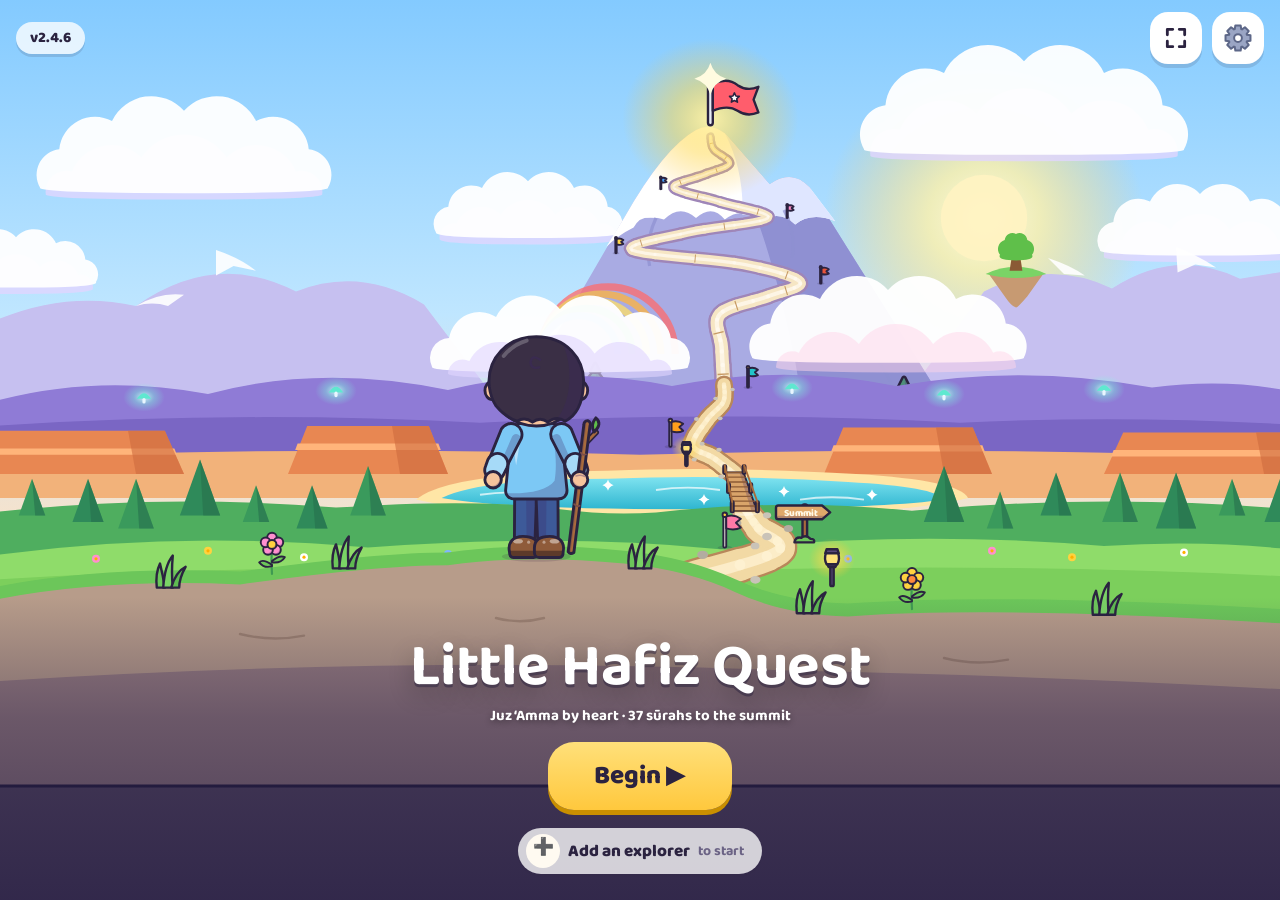
<file: index.html>
<!doctype html>
<!--
  Little Hafiz Quest
  A picture-and-gesture adventure for memorizing Juz ‘Amma (sūrahs 78–114) with a child.
  Everything it needs is in this folder: no accounts, no tracking, no requests to other websites.
  See README.md for how to use, edit and publish it.
-->
<html lang="en">
<head>
  <meta charset="utf-8">
  <meta name="viewport" content="width=device-width, initial-scale=1, viewport-fit=cover">
  <title>Little Hafiz Quest</title>
  <meta name="description" content="A picture-and-gesture adventure that helps young children memorize Juz ‘Amma, with a grown-up who reads the Arabic.">

  <!--
    Content Security Policy: only this site's own files may load. No third-party scripts, fonts or trackers.
    'unsafe-inline' is allowed for styles only, because each sūrah's colors are passed as inline CSS variables.
  -->
  <meta http-equiv="Content-Security-Policy" content="default-src 'self'; script-src 'self'; style-src 'self' 'unsafe-inline'; img-src 'self' data:; font-src 'self'; media-src 'self' blob:; connect-src 'self'; worker-src 'self'; object-src 'none'; base-uri 'none'; form-action 'none'">
  <meta name="referrer" content="no-referrer">

  <!-- Home Screen app -->
  <link rel="manifest" href="manifest.webmanifest">
  <!-- the status bar's color: js/game.js keeps it matching the top of each screen -->
  <meta name="theme-color" content="#7fc8ff">
  <meta name="mobile-web-app-capable" content="yes">
  <meta name="apple-mobile-web-app-capable" content="yes">
  <meta name="apple-mobile-web-app-title" content="Hafiz Quest">
  <meta name="apple-mobile-web-app-status-bar-style" content="default">
  <link rel="icon" type="image/png" sizes="192x192" href="icons/icon-192.png">
  <link rel="apple-touch-icon" href="icons/apple-touch-icon.png">

  <link rel="preload" href="fonts/amiri-quran.woff2" as="font" type="font/woff2" crossorigin>
  <link rel="stylesheet" href="css/game.css">
  <link rel="stylesheet" href="css/art.css">
  <script src="js/boot.js"></script>
</head>
<body>
  <!-- Shared SVG gradients for the art (filled in by js/game.js) and the living world background -->
  <div id="defs" aria-hidden="true"></div>
  <div id="bg" aria-hidden="true"></div>

  <!-- The game draws every screen inside #app (see js/game.js) -->
  <main id="app">
    <noscript>
      <div class="sheet noscript">
        <div class="noscript-moon">🌙</div>
        <h3>Little Hafiz Quest needs a web browser</h3>
        <p class="saveinfo">This looks like a preview, and previews can't run games. Open the Little Hafiz Quest <b>link</b> in Safari, Chrome, Edge or Firefox instead.</p>
      </div>
    </noscript>
  </main>

  <div id="modal" role="dialog" aria-modal="true"></div>
  <div id="toast" role="status" aria-live="polite"></div>
  <div id="fx" aria-hidden="true"></div>

  <script src="js/data.js"></script>
  <script src="js/art.js"></script>
  <script src="js/map.js"></script>
  <script src="js/sounds.js"></script>
  <script src="js/game.js"></script>
</body>
</html>
</file>
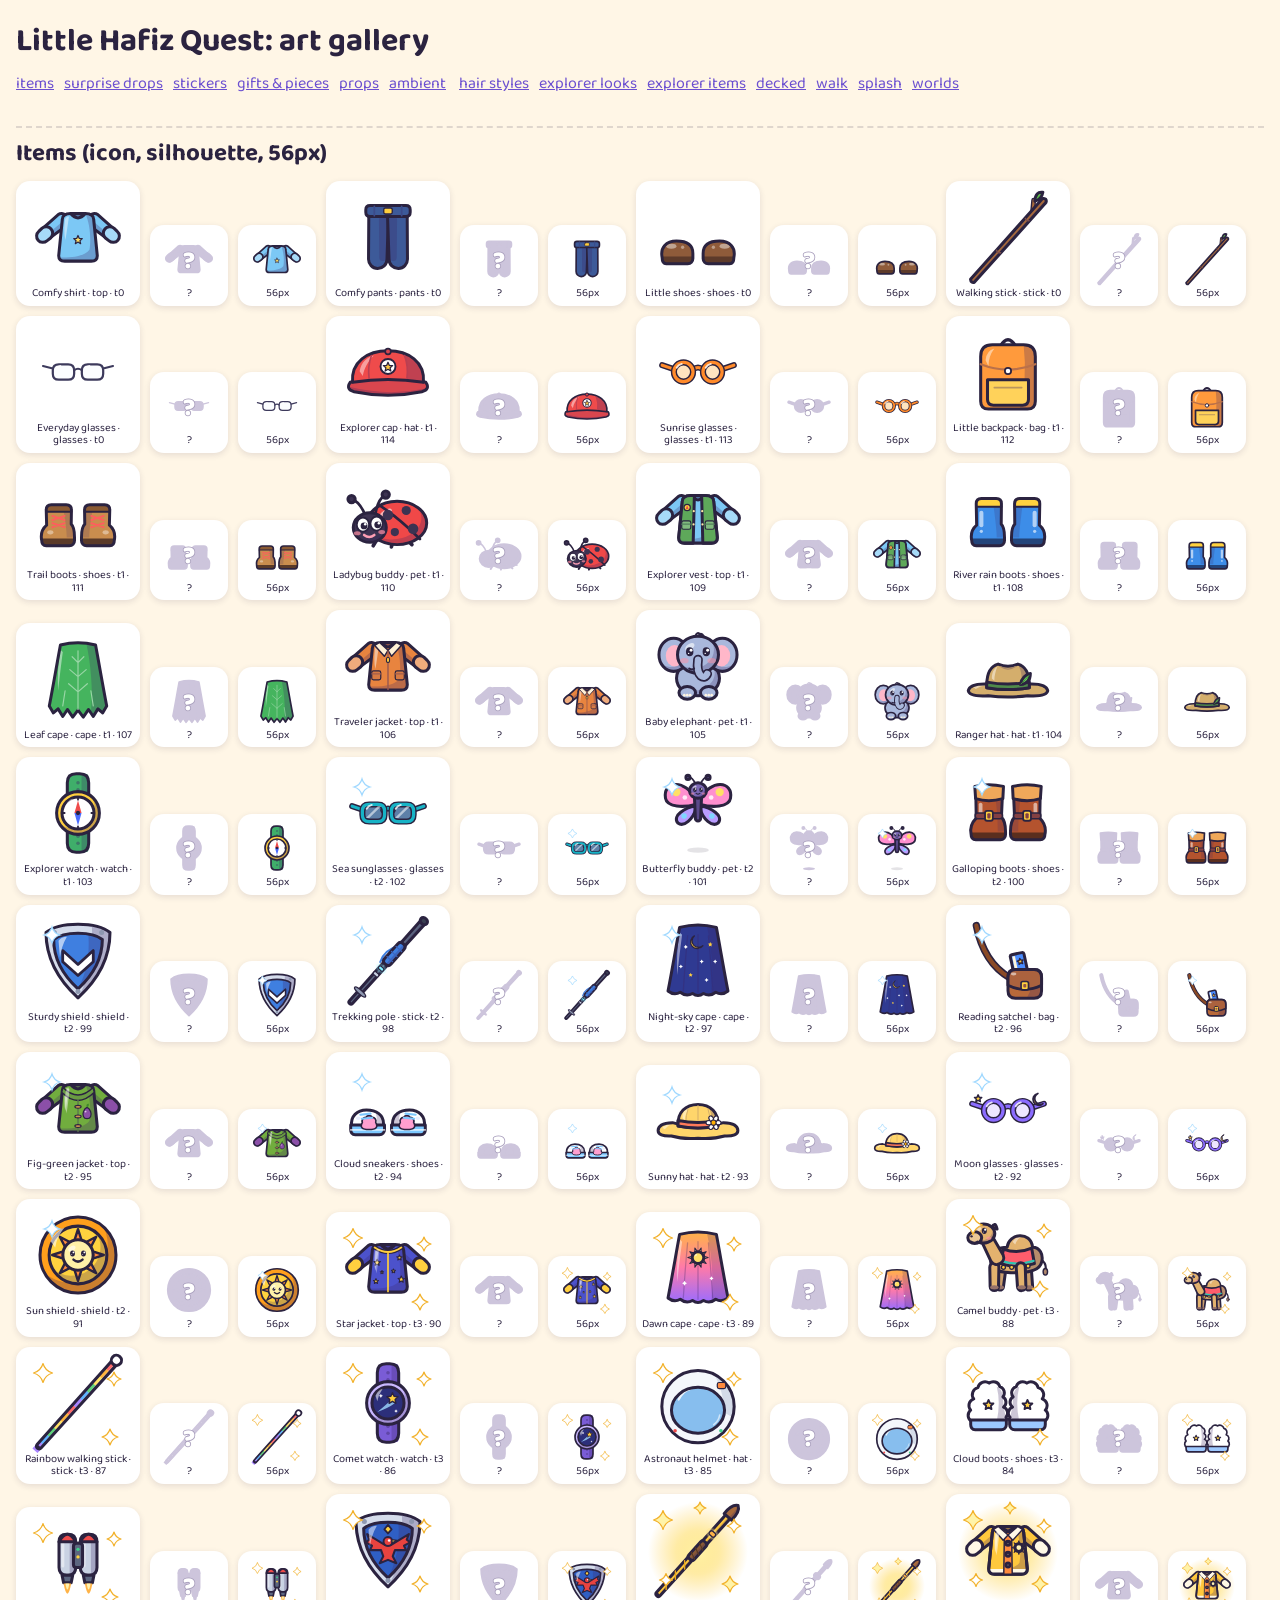
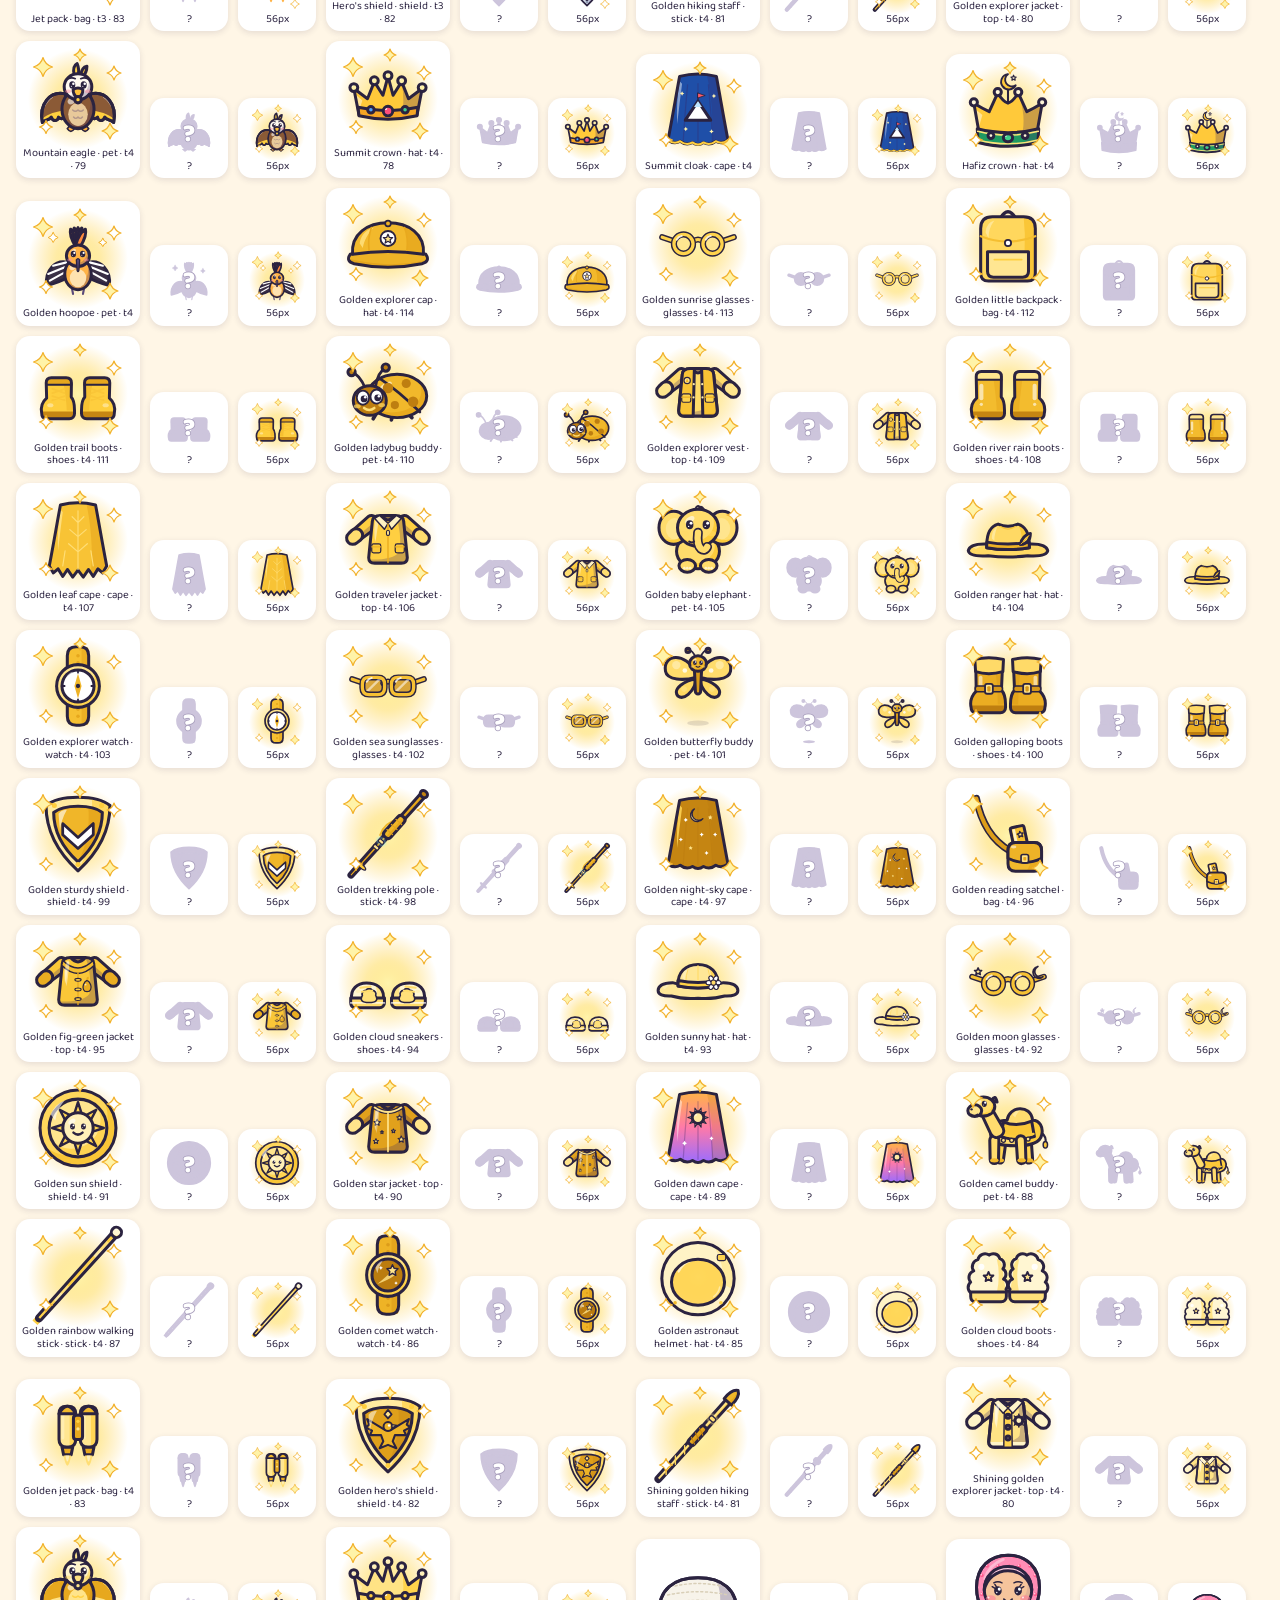
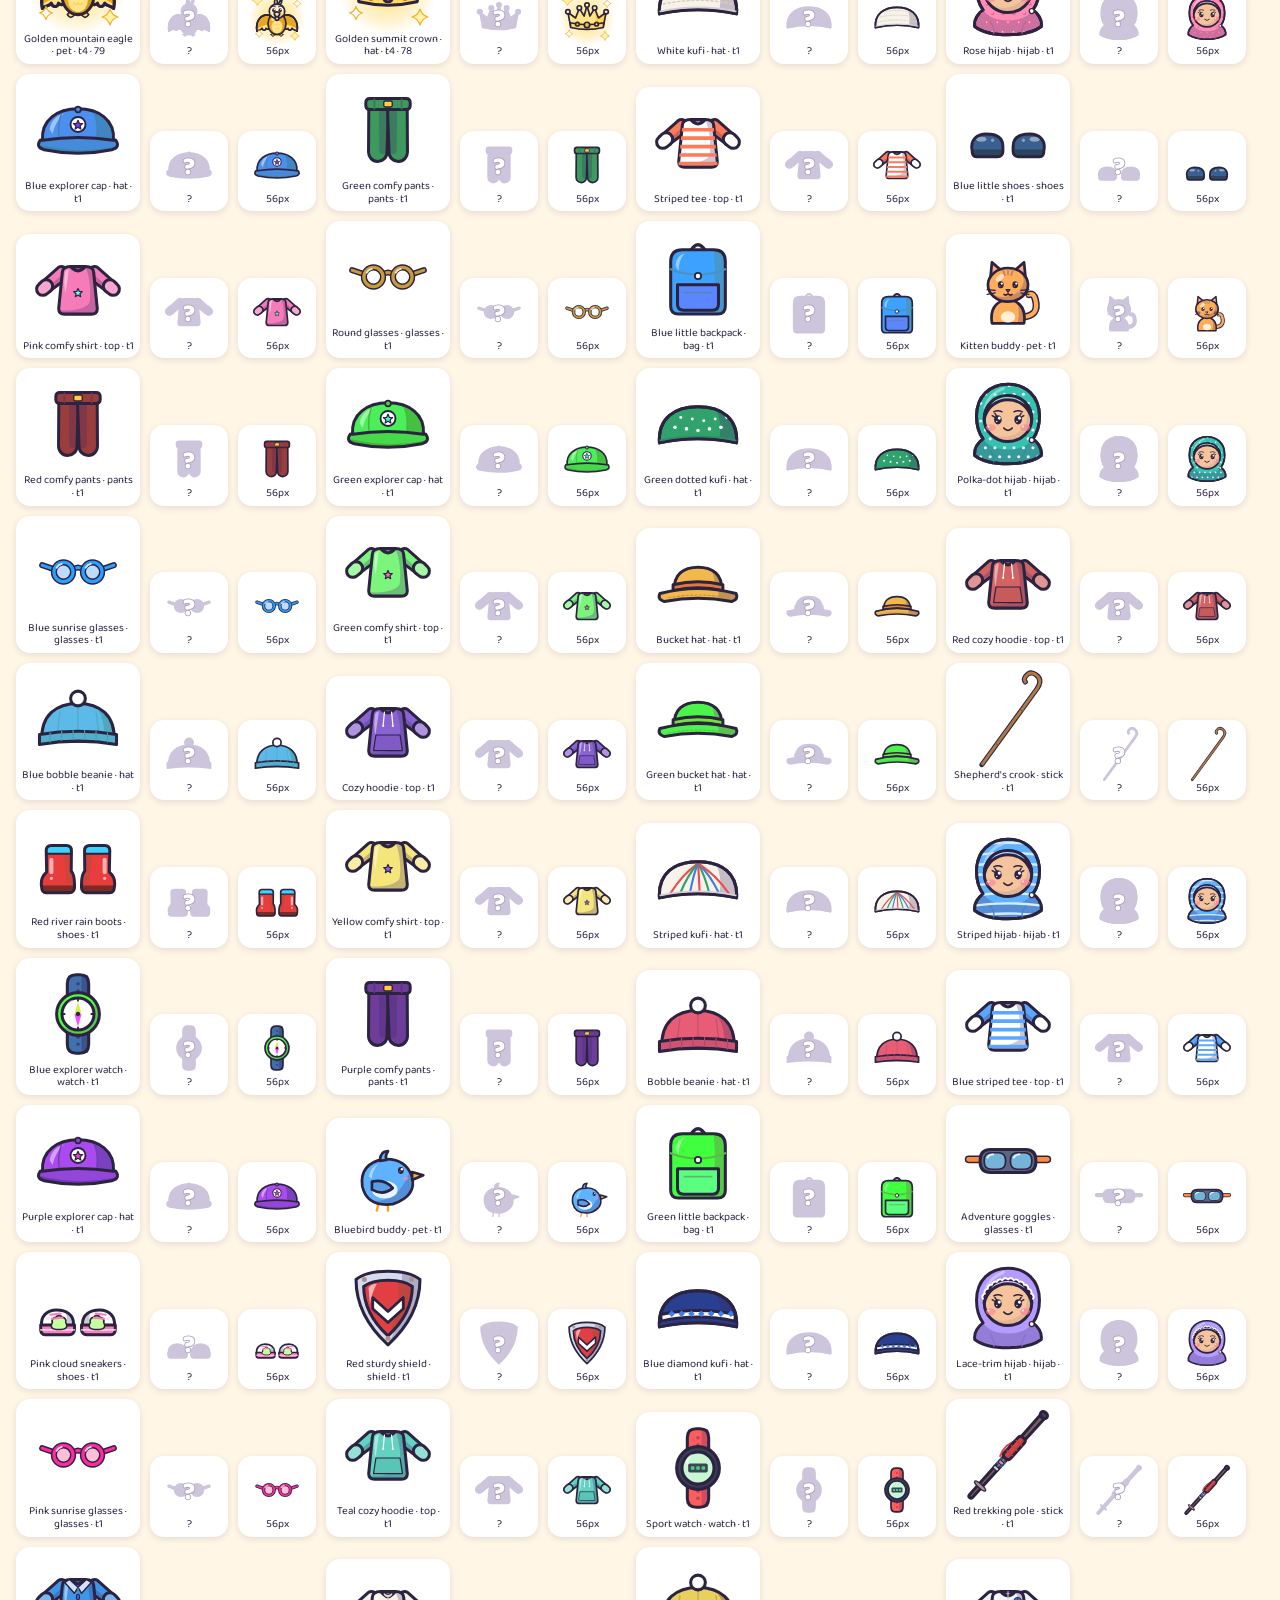
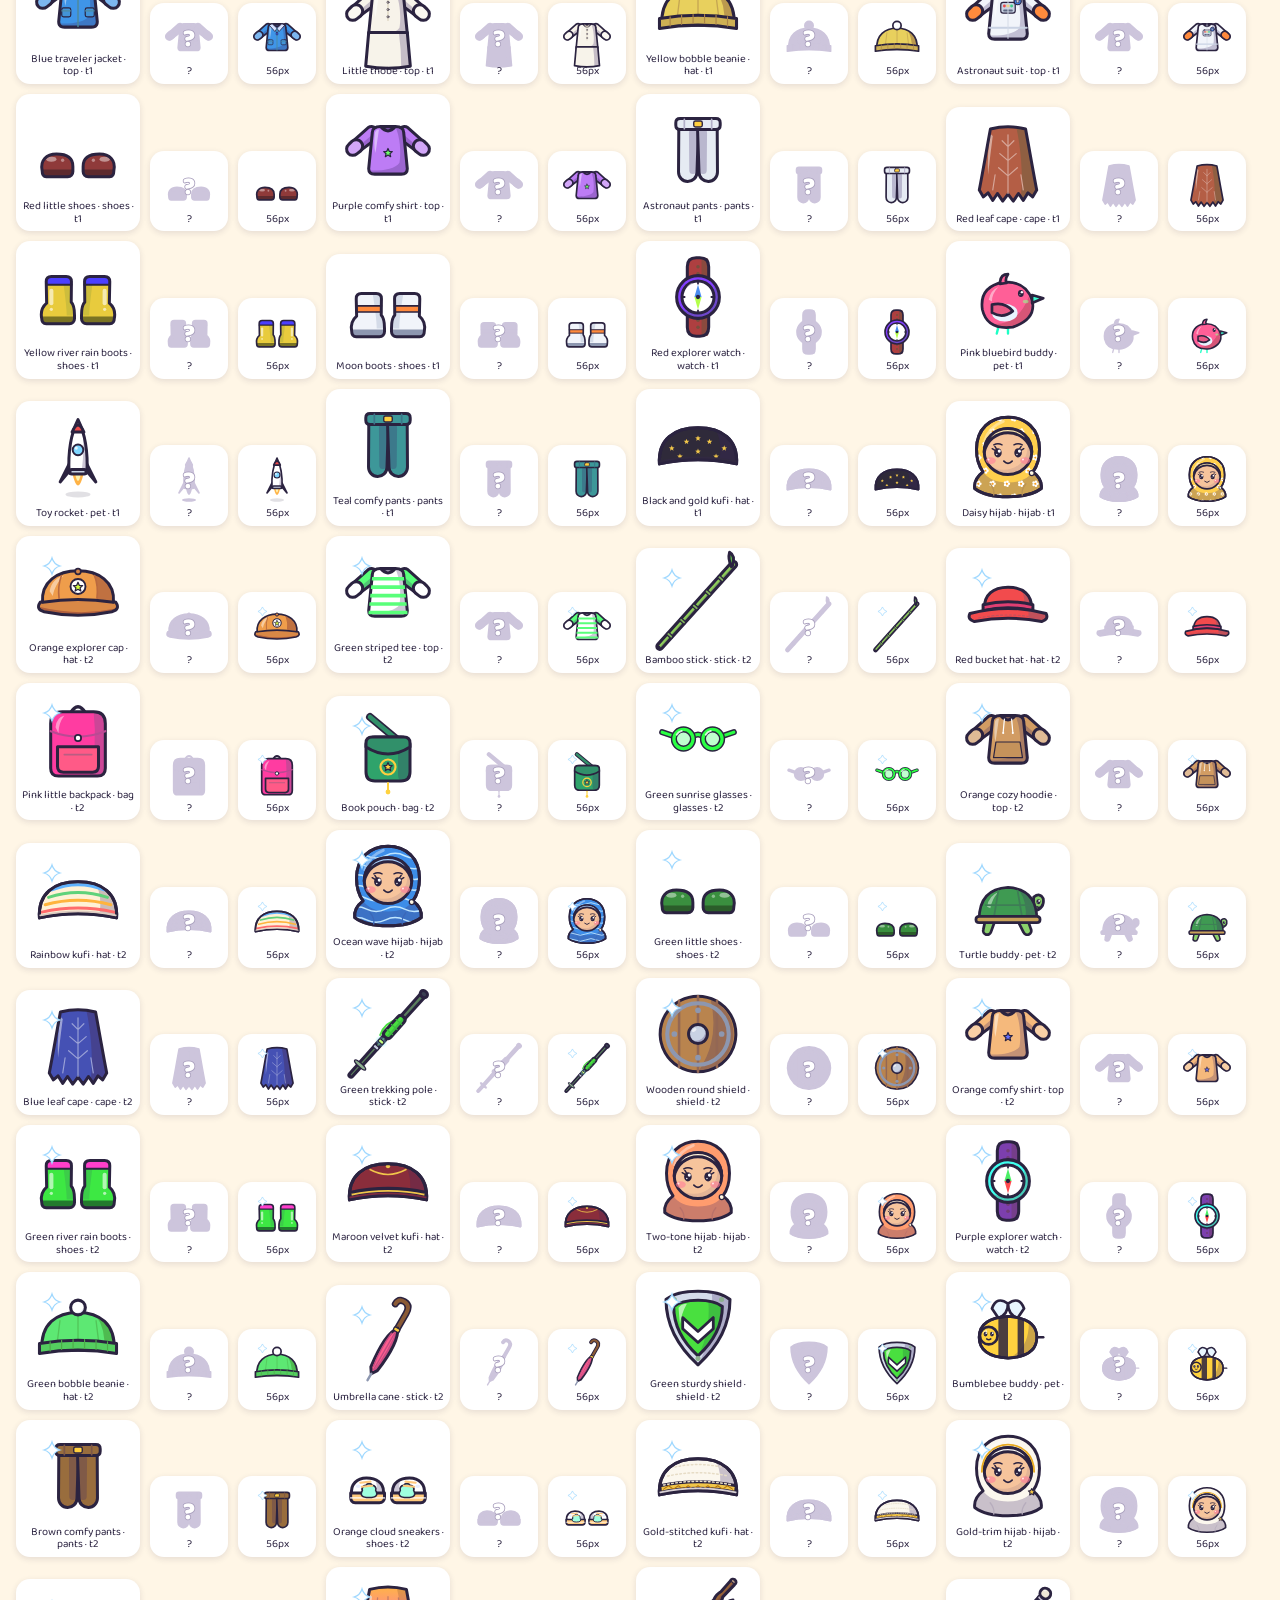
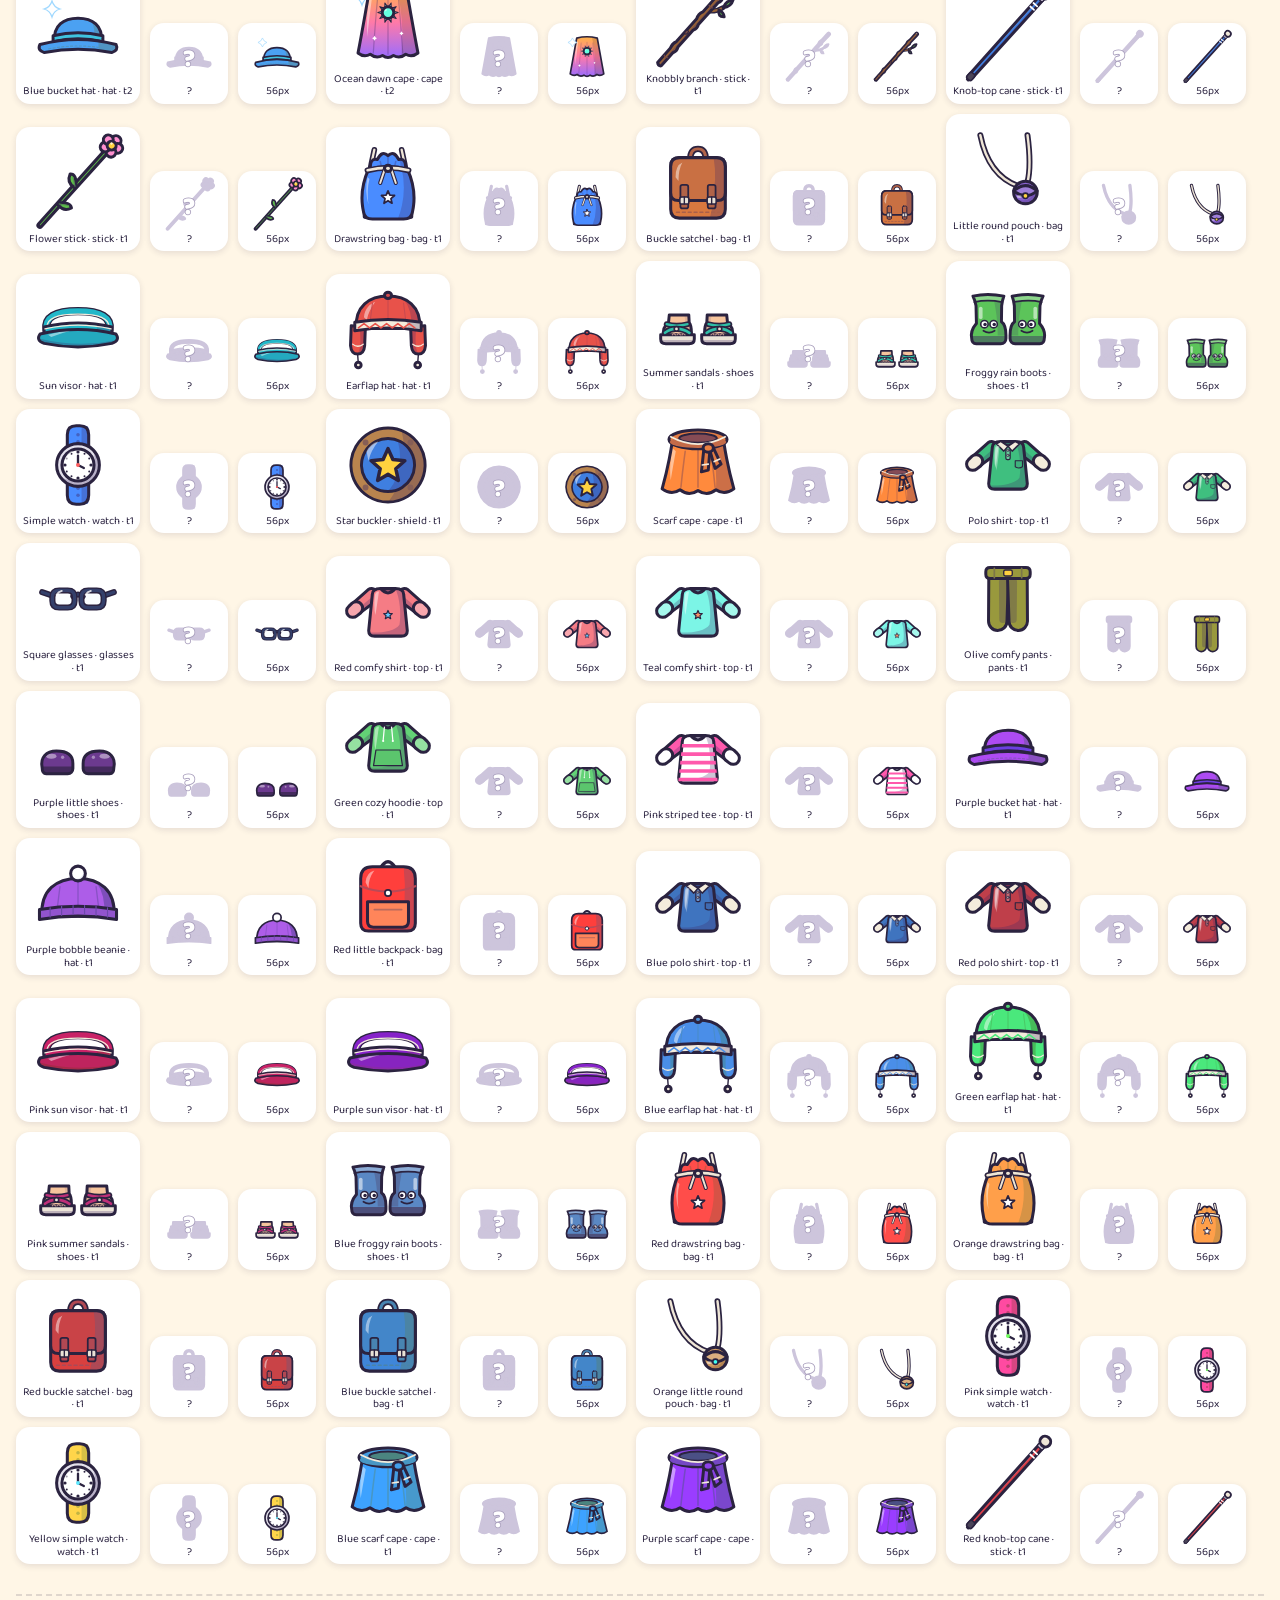
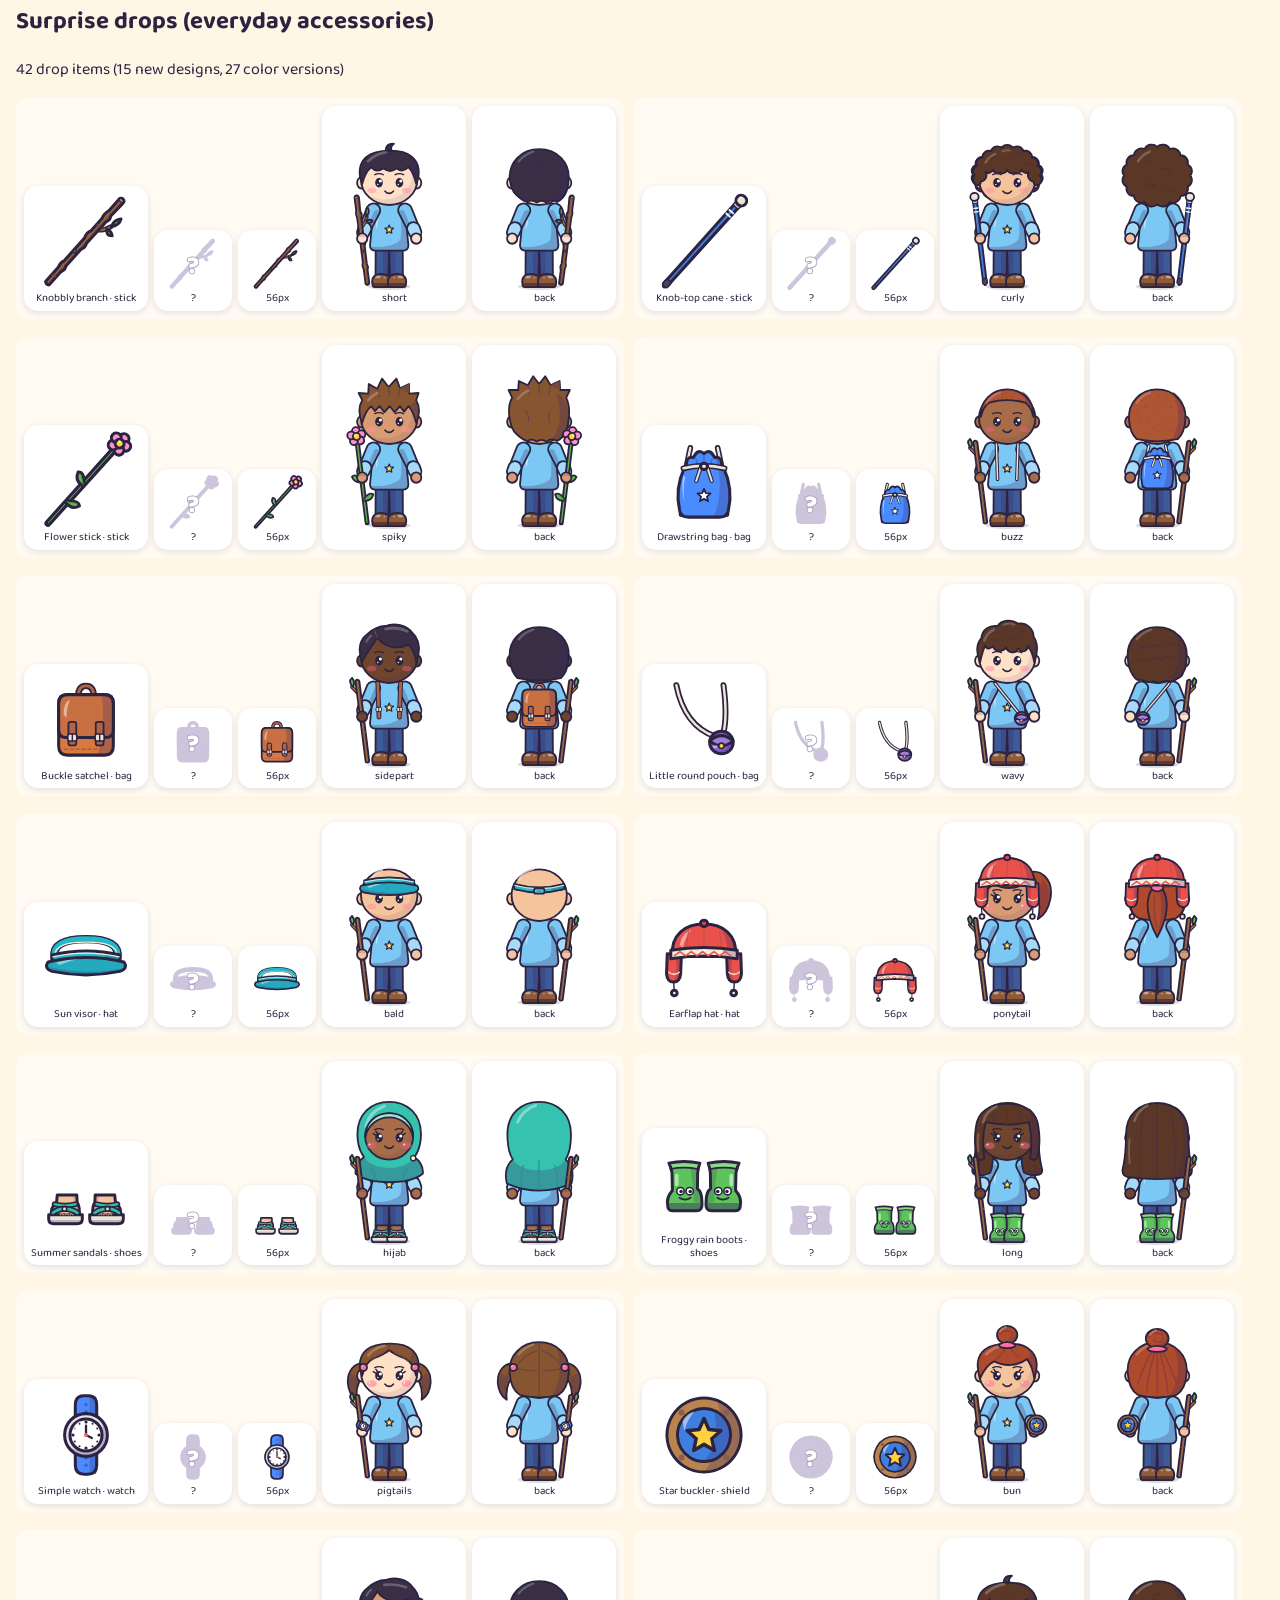
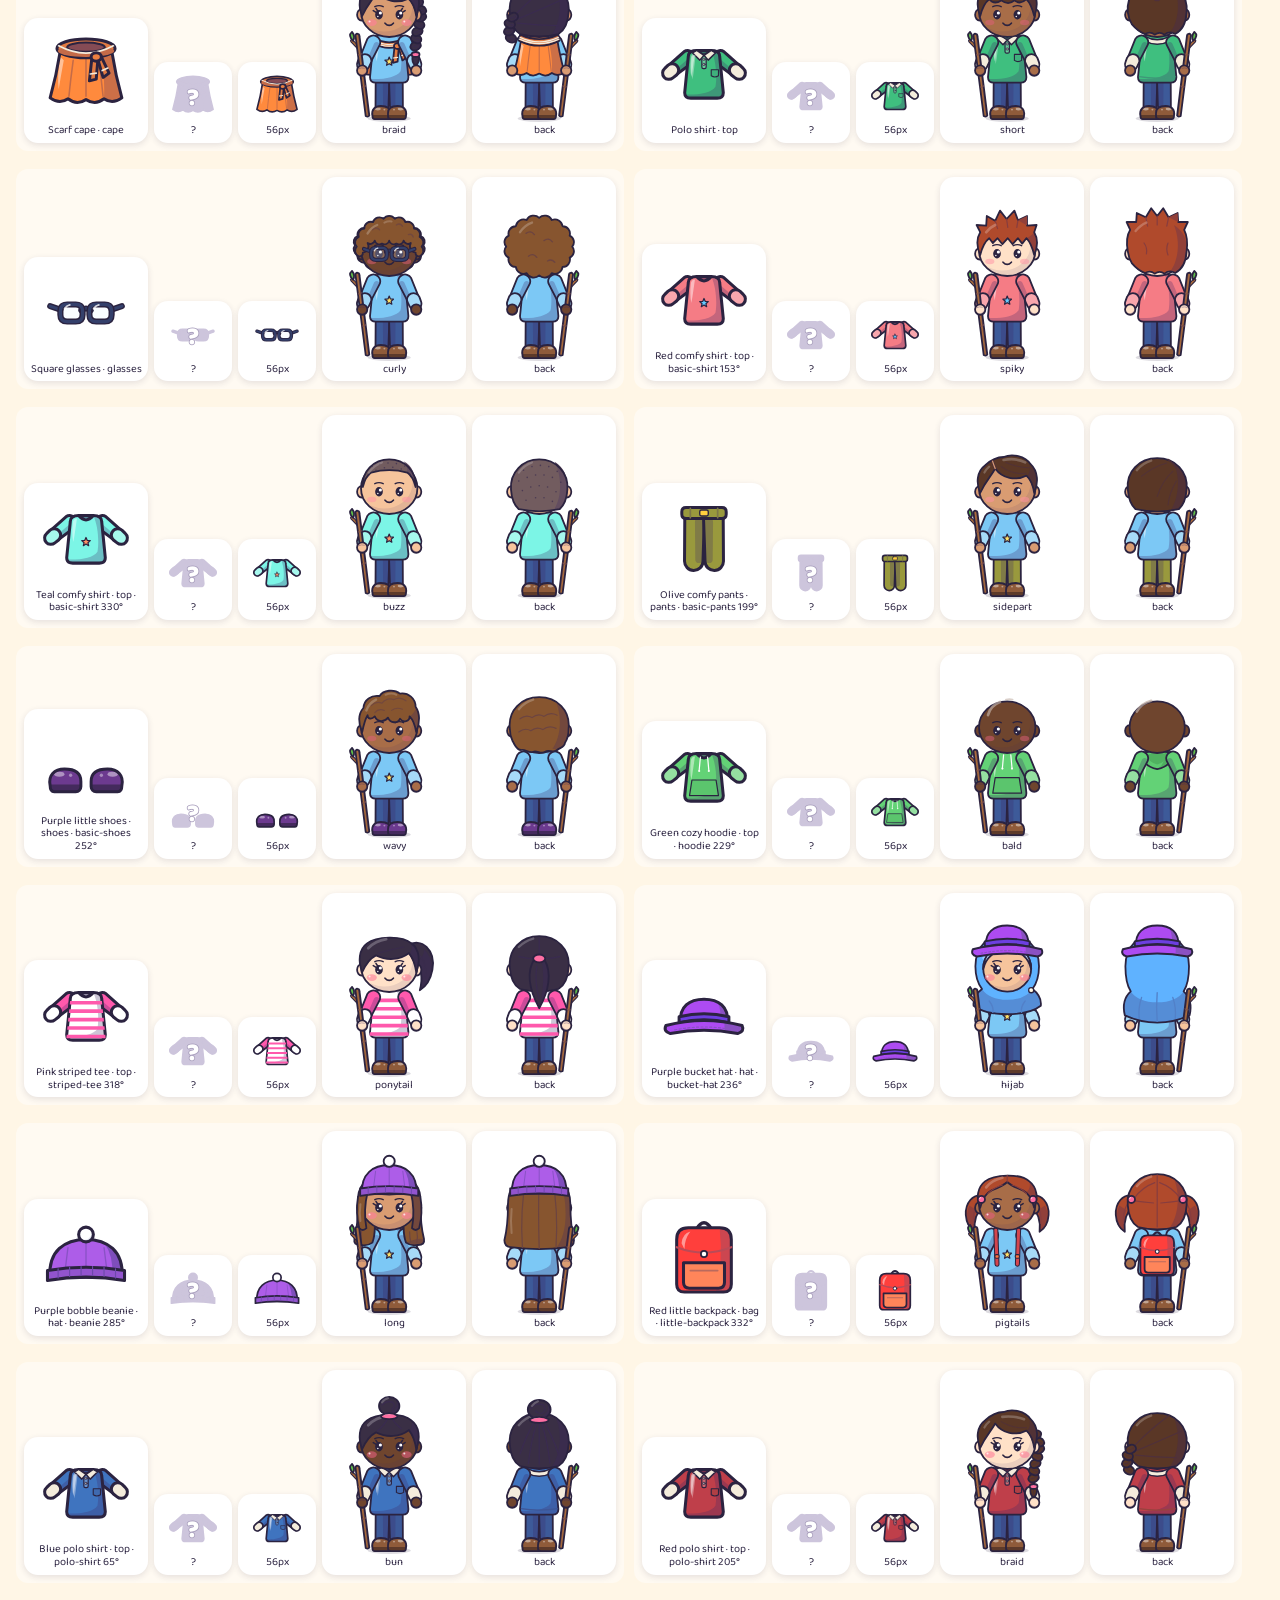
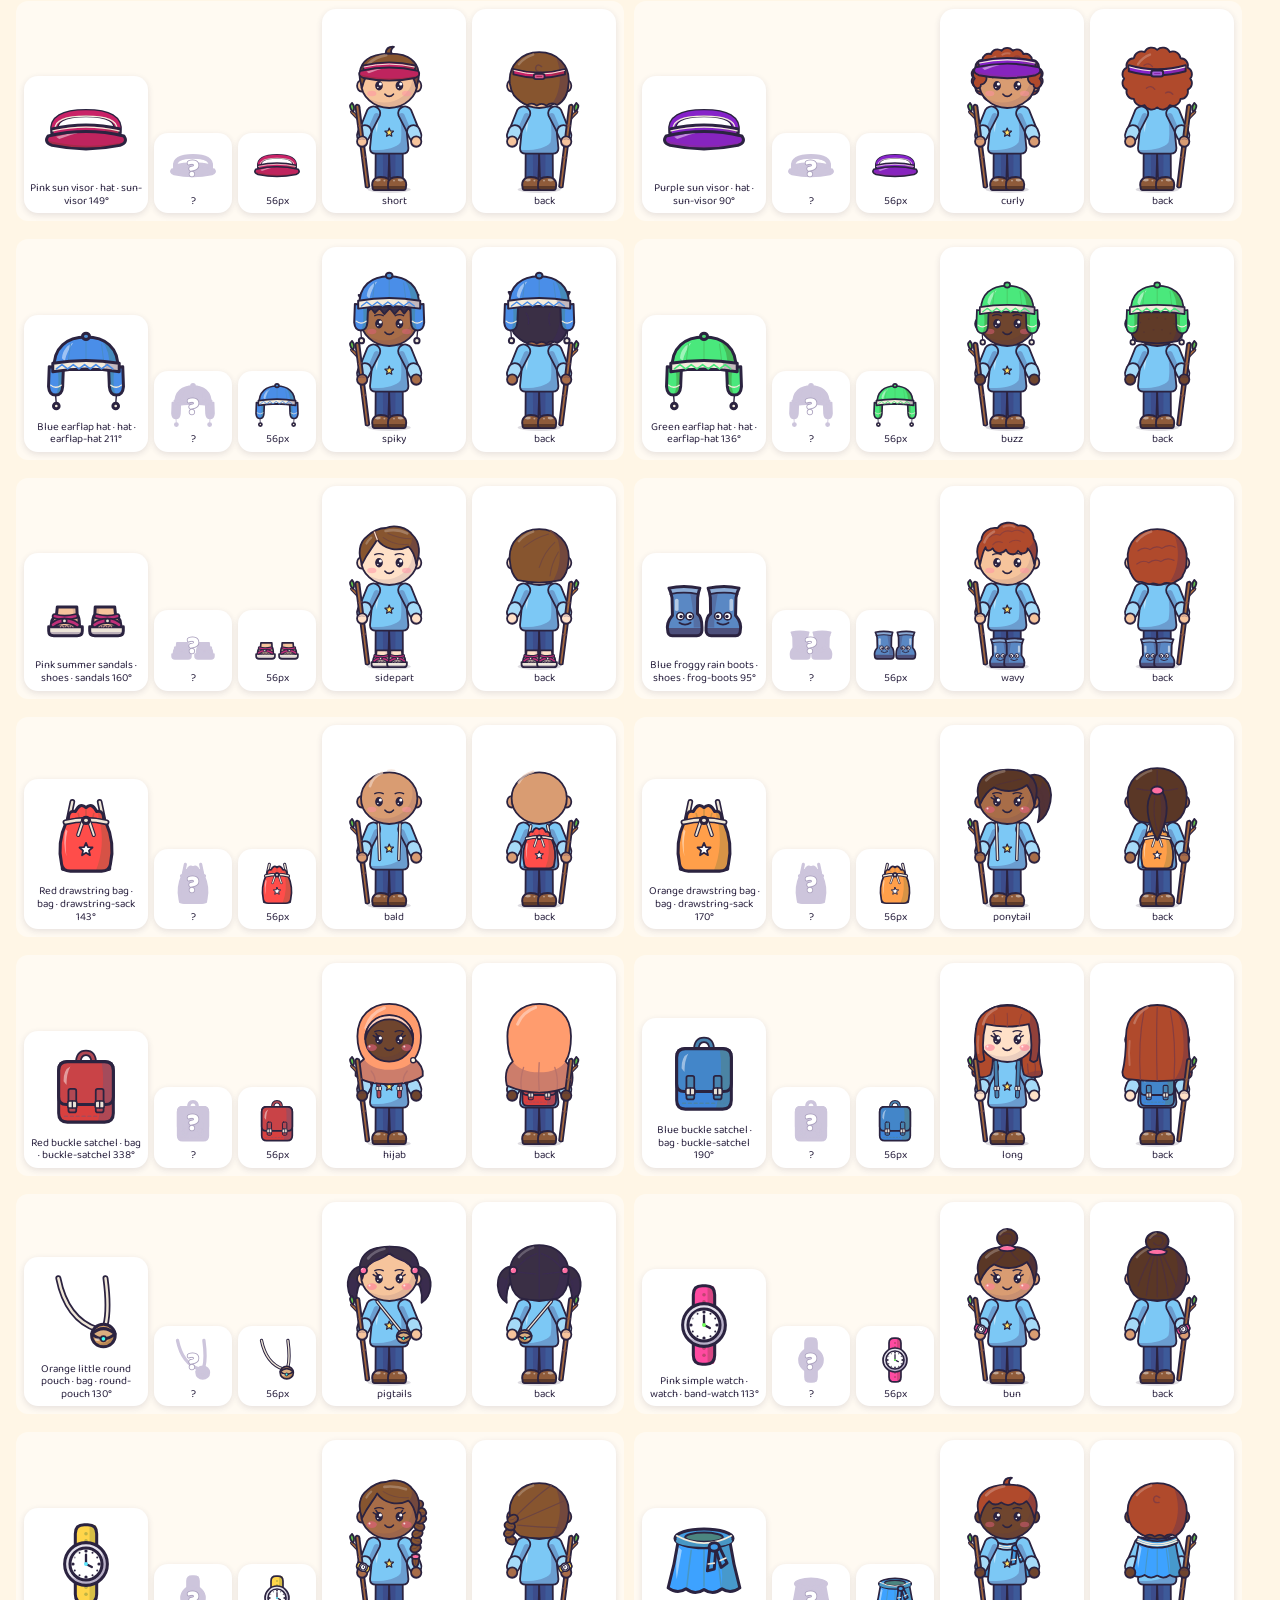
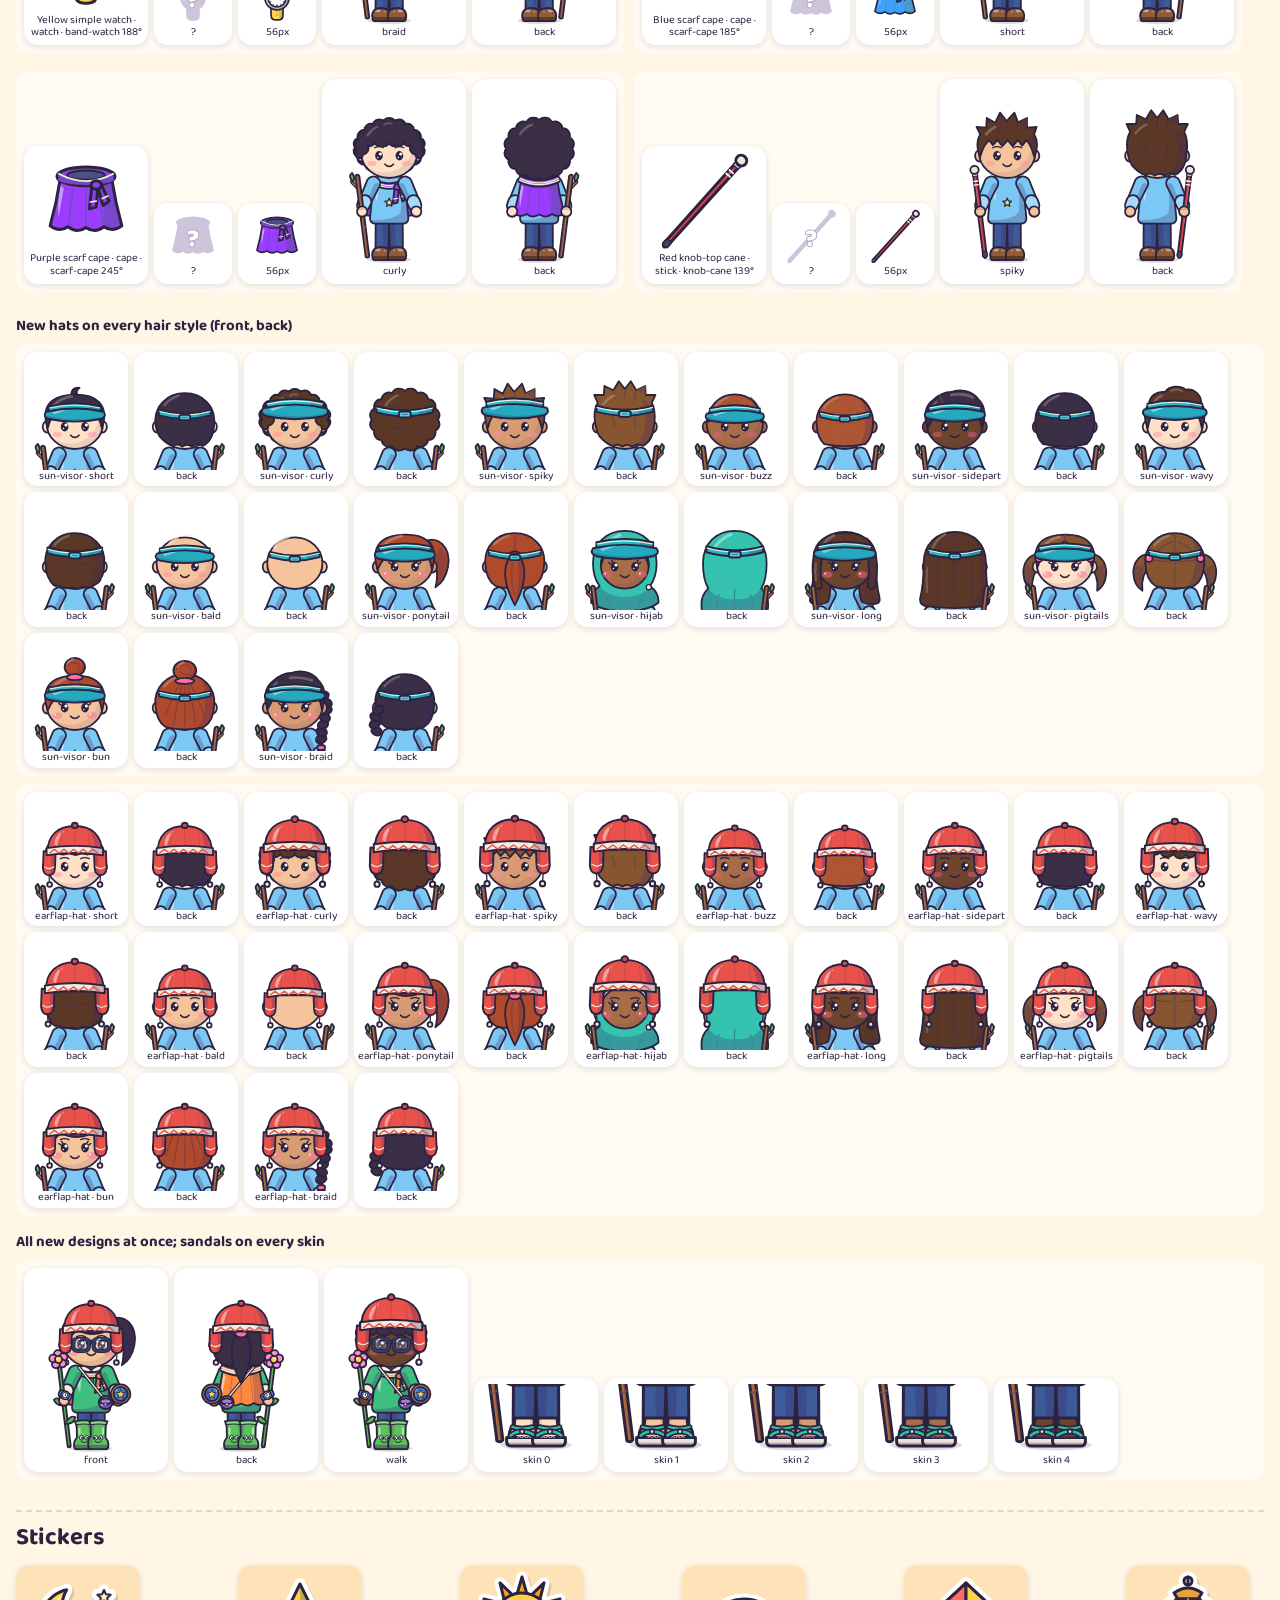
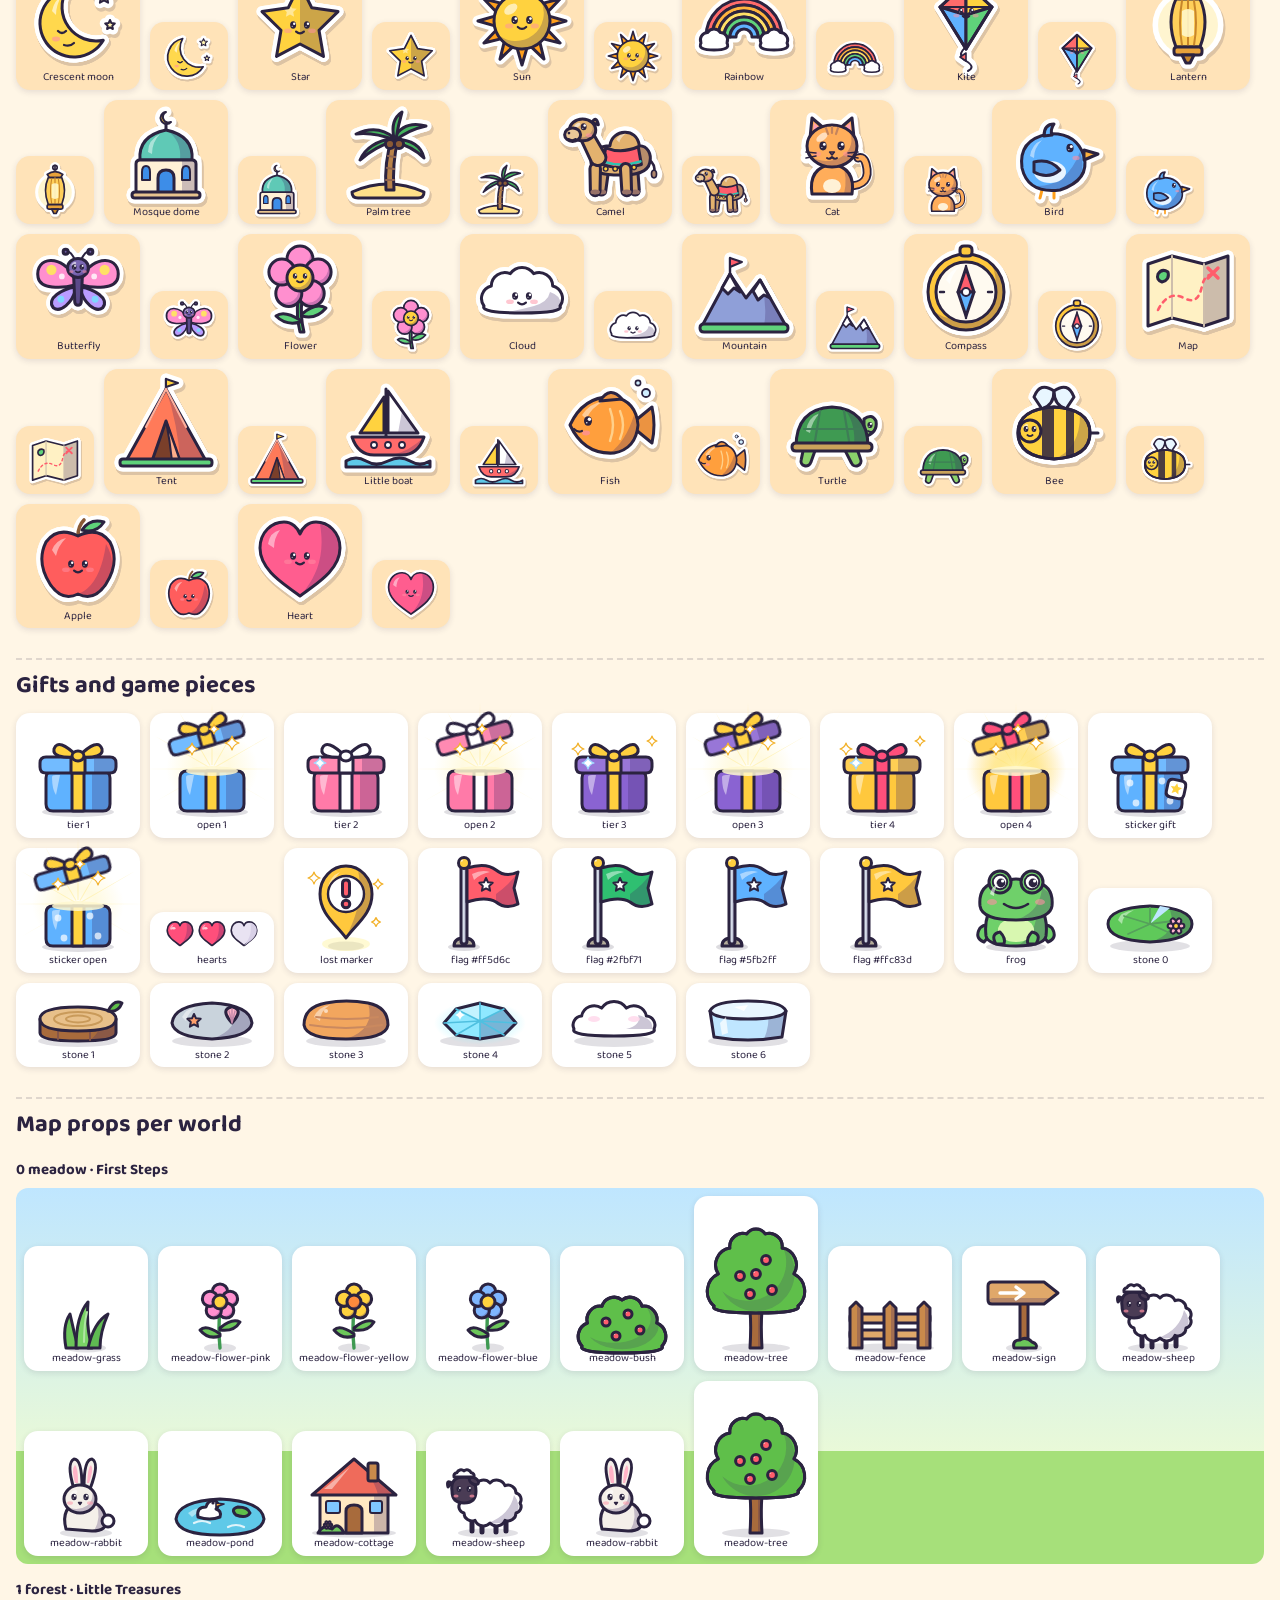
<file: tools/art-gallery.html>
<!doctype html>
<!--
  Little Hafiz Quest: art gallery (developer page, not part of the game)
  Shows everything js/art.js can draw. Open it at http://localhost:8000/tools/art-gallery.html
  (start the preview server from the project folder with: python3 tools/serve.py).
-->
<html lang="en">
<head>
  <meta charset="utf-8">
  <meta name="viewport" content="width=device-width, initial-scale=1">
  <title>LHQ art gallery</title>
  <link rel="stylesheet" href="../css/art.css">
  <style>
    @font-face { font-family: 'Baloo 2'; font-weight: 400 800; src: url(../fonts/baloo-2-latin.woff2) format('woff2'); }
    body { font-family: 'Baloo 2', system-ui, sans-serif; background: #fff6e6; color: #2b2340; margin: 0; padding: 16px; }
    h1 { margin: 0 0 4px; }
    h2 { margin: 30px 0 8px; padding-top: 6px; border-top: 2px dashed rgba(43,35,64,.15); }
    h3 { margin: 14px 0 6px; font-size: 15px; }
    nav a { margin-right: 10px; color: #6b4fd0; }
    .grid { display: flex; flex-wrap: wrap; gap: 10px; align-items: flex-end; }
    .cell { background: #fff; border-radius: 14px; box-shadow: 0 2px 6px rgba(43,35,64,.12); padding: 6px; text-align: center; font-size: 11px; line-height: 1.15; width: 112px; }
    .cell svg { width: 100px; height: 100px; margin: 0 auto; }
    .cell.small { width: 66px; } .cell.small svg { width: 56px; height: 56px; }
    .cell.ex svg { width: 120px; height: 180px; } .cell.ex { width: 132px; }
    .cell.ex.tiny { width: 70px; } .cell.ex.tiny svg { width: 60px; height: 90px; }
    .cell.prop svg { width: 100px; height: 100px; } .cell.prop.tall svg { height: 150px; }
    .cell.stone svg { width: 100px; height: 60px; }
    .cell.dark { background: #2b2340; color: #fff; }
    #stickers + .grid .cell { background: #ffe3b8; }
    .cell.hearts svg { display: inline-block; width: 32px; height: 32px; }
    .strip { display: flex; flex-direction: column-reverse; width: 360px; border-radius: 12px; overflow: hidden; }
    .strip > div { display: flex; height: 70px; font-size: 12px; }
    .strip > div > span { flex: 1; padding: 4px; }
    .amb { position: relative; width: 300px; height: 300px; border-radius: 12px; overflow: hidden; display: inline-block; margin: 0 8px 8px 0; vertical-align: top; }
    .amb b { position: absolute; left: 8px; top: 6px; font-size: 12px; z-index: 2; }
    .splash { position: relative; overflow: hidden; border-radius: 12px; display: inline-block; margin: 0 10px 10px 0; vertical-align: top; box-shadow: 0 2px 8px rgba(0,0,0,.2); }
    .splash > svg { position: absolute; inset: 0; width: 100%; height: 100%; }
    .splash .safe { position: absolute; left: 0; right: 0; bottom: 0; height: 30%; border-top: 2px dashed rgba(255,255,255,.7); }
    .splash .safe2 { position: absolute; left: 0; right: 0; top: 0; height: 12%; border-bottom: 2px dashed rgba(255,255,255,.7); }
    .mapdemo { position: relative; width: 360px; height: 220px; border-radius: 12px; overflow: hidden; }
    .mapdemo svg.ex { position: absolute; width: 60px; height: 90px; }
    /* the game's two small head crops: the hair picker (.hairpick) and the round profile head (.phead) */
    .hp { width: 54px; height: 64px; border-radius: 16px; overflow: hidden; position: relative; background: #f3e6cf; margin: 0 auto; }
    .hp > svg { position: absolute; width: 108px; height: 162px; left: -27px; top: -4px; }
    .ph { width: 48px; height: 48px; border-radius: 50%; overflow: hidden; position: relative; background: #f3e6cf; margin: 4px auto 0; }
    .ph > svg { position: absolute; width: 70px; height: 106px; left: -9px; top: -10px; }
    .cell.mini { width: 70px; }
    .cell.big { width: 166px; overflow: hidden; } .cell.big svg { width: 160px; height: 190px; }
    .cell.hat { width: 100px; overflow: hidden; padding: 4px 2px; } .cell.hat svg { width: 96px; height: 114px; }
    .grid.kidrow { gap: 6px; }
    .cell.big svg, .cell.hat svg { overflow: hidden; }
    .kidrow { background: rgba(255,255,255,.45); border-radius: 12px; padding: 8px; margin-bottom: 8px; }
  </style>
  <script>window.__errs = []; window.onerror = function (m, s, l, c) { window.__errs.push(m + ' @' + l + ':' + c); };</script>
  <script src="../js/art.js"></script>
</head>
<body>
  <h1>Little Hafiz Quest: art gallery</h1>
  <nav>
    <a href="#items">items</a><a href="#drops">surprise drops</a><a href="#stickers">stickers</a><a href="#gifts">gifts &amp; pieces</a><a href="#props">props</a><a href="#ambient">ambient</a>
    <a href="#ex-styles">hair styles</a><a href="#ex-hair">explorer looks</a><a href="#ex-items">explorer items</a><a href="#ex-worlds">decked</a><a href="#ex-walk">walk</a><a href="#splash">splash</a><a href="#worlds">worlds</a>
  </nav>
  <main id="out"></main>
  <script>
    (function () {
      const A = window.LHQ_ART, out = document.getElementById('out');
      document.body.insertAdjacentHTML('afterbegin', A.defs());
      const esc = (s) => String(s).replace(/[&<>]/g, (c) => ({ '&': '&amp;', '<': '&lt;', '>': '&gt;' })[c]);
      const cell = (svg, label, c) => '<div class="cell ' + (c || '') + '">' + svg + '<div>' + esc(label) + '</div></div>';
      const sec = (id, title, html) => { out.insertAdjacentHTML('beforeend', '<h2 id="' + id + '">' + title + '</h2>' + html); };
      const grid = (h) => '<div class="grid">' + h + '</div>';
      const tryf = (f, d) => { try { return f(); } catch (e) { window.__errs.push(String(e && e.stack || e)); return d || ''; } };

      // items
      sec('items', 'Items (icon, silhouette, 56px)', grid(A.ITEMS.map((it) => cell(tryf(() => A.item(it.id)), it.name + ' · ' + it.slot + ' · t' + it.tier + (it.from ? ' · ' + it.from : ''))
        + cell(tryf(() => A.silhouette(it.id)), '?', 'small') + cell(tryf(() => A.item(it.id)), '56px', 'small')).join('')));

      // everyday accessories dropped as random surprise gifts (drop: true): icon, silhouette, 56px, front, back
      if (A.DROPS) {
        const hairs0 = A.LOOKS.hair, HF0 = A.LOOKS.hairFor;
        const kidOf = (hair) => (HF0.girl.indexOf(hair) >= 0 && hair !== 'bald' ? 'girl' : 'boy');
        let hd = '<p>' + A.DROPS.length + ' drop items (' + A.DROPS.filter((it) => !it.vof).length + ' new designs, ' + A.DROPS.filter((it) => it.vof).length + ' color versions)</p>';
        // ?only=drops&q=hat,bag shows only the drops whose id or slot contains "hat" or "bag"
        const q0 = new URLSearchParams(location.search).get('q') || '', list0 = A.DROPS.filter((it) => q0.split(',').some((q) => (it.id + ' ' + it.slot).indexOf(q) >= 0));
        hd += '<div id="drops-list" class="grid">' + list0.map((it, i) => {
          const hair = hairs0[i % hairs0.length], look = { kid: kidOf(hair), hair, skin: i % 5, hairColor: i % 4, hijabColor: i % 6 };
          return '<div class="grid kidrow">' + cell(tryf(() => A.item(it.id, look)), it.name + ' · ' + it.slot + (it.vof ? ' · ' + it.vof + ' ' + it.deg + '°' : '')) +
            cell(tryf(() => A.silhouette(it.id, look)), '?', 'small') + cell(tryf(() => A.item(it.id, look)), '56px', 'small') +
            cell(tryf(() => A.explorer(look, { [it.slot]: it.id })), hair, 'ex') + cell(tryf(() => A.explorer(look, { [it.slot]: it.id }, { view: 'back' })), 'back', 'ex') + '</div>';
        }).join('') + '</div>';
        // the new hats on every hair style (front and back), close-up
        const cu0 = (svg) => svg.replace('viewBox="0 0 200 300"', 'viewBox="14 0 160 190" style="width:96px;height:114px"');
        hd += '<div id="drops-hats"><h3>New hats on every hair style (front, back)</h3>' + A.DROPS.filter((it) => it.slot === 'hat' && !it.vof).map((it) =>
          '<div class="grid kidrow">' + hairs0.map((hair, j) => { const l = { kid: kidOf(hair), hair, skin: j % 5, hairColor: j % 4, hijabColor: j % 6 };
            return cell(tryf(() => cu0(A.explorer(l, { hat: it.id }))), it.id + ' · ' + hair, 'hat') + cell(tryf(() => cu0(A.explorer(l, { hat: it.id }, { view: 'back' }))), 'back', 'hat'); }).join('') + '</div>').join('') + '</div>';
        // everything at once, and the sandals on every skin
        const full0 = {}; A.DROPS.filter((it) => !it.vof).forEach((it) => (full0[it.slot] = it.id));
        hd += '<div id="drops-full"><h3>All new designs at once; sandals on every skin</h3><div class="grid kidrow">' +
          cell(tryf(() => A.explorer({ hair: 'ponytail', skin: 1 }, full0)), 'front', 'ex') + cell(tryf(() => A.explorer({ hair: 'ponytail', skin: 1 }, full0, { view: 'back' })), 'back', 'ex') +
          cell(tryf(() => A.explorer({ hair: 'curly', skin: 4 }, Object.assign({}, full0, { hat: 'earflap-hat' }), { walk: true })), 'walk', 'ex') +
          [0, 1, 2, 3, 4].map((sk) => cell(tryf(() => A.explorer({ hair: 'short', skin: sk }, { shoes: 'sandals' }).replace('viewBox="0 0 200 300"', 'viewBox="40 230 104 70" style="width:104px;height:70px;overflow:hidden"')), 'skin ' + sk)).join('') + '</div></div>';
        sec('drops', 'Surprise drops (everyday accessories)', hd);
      }

      if (A.sticker) sec('stickers', 'Stickers', grid(A.STICKERS.map((s) => cell(tryf(() => A.sticker(s.id)), s.name) + cell(tryf(() => A.sticker(s.id)), '', 'small')).join('')));

      if (A.gift) {
        let h = '';
        [1, 2, 3, 4].forEach((t) => { h += cell(tryf(() => A.gift({ tier: t })), 'tier ' + t) + cell(tryf(() => A.gift({ tier: t, open: true })), 'open ' + t); });
        h += cell(tryf(() => A.gift({ tier: 1, kind: 'sticker' })), 'sticker gift') + cell(tryf(() => A.gift({ tier: 1, kind: 'sticker', open: true })), 'sticker open');
        h += cell(tryf(() => A.heart(true)) + tryf(() => A.heart(true)) + tryf(() => A.heart(false)), 'hearts', 'hearts');
        h += cell(tryf(() => A.lostMarker()), 'lost marker') + ['#ff5d6c', '#2fbf71', '#5fb2ff', '#ffc83d'].map((c) => cell(tryf(() => A.flag(c)), 'flag ' + c)).join('');
        h += cell(tryf(() => A.frog()), 'frog');
        for (let i = 0; i < 7; i++) h += cell(tryf(() => A.stone(i)), 'stone ' + i, 'stone');
        sec('gifts', 'Gifts and game pieces', grid(h));
      }

      if (A.props) {
        let h = '';
        A.PROPS_BY_WORLD.forEach((names, w) => {
          const W = A.WORLDS[w];
          h += '<h3>' + w + ' ' + W.key + ' · ' + W.name + '</h3><div class="grid" style="background:linear-gradient(' + W.sky[0] + ',' + W.sky[1] + ' 70%,' + W.ground[0] + ' 70%);padding:8px;border-radius:12px">' +
            names.map((nm) => cell(A.props[nm] || '<b>missing</b>', nm, 'prop' + (/viewBox="0 0 100 1[2-9]\d"/.test(A.props[nm] || '') ? ' tall' : ''))).join('') + '</div>';
        });
        sec('props', 'Map props per world', h);
      }

      if (A.ambient) {
        let h = '';
        A.WORLDS.forEach((W, i) => { h += '<div class="amb" style="background:linear-gradient(' + W.sky[0] + ',' + W.sky[1] + ' 65%,' + W.ground[0] + ' 65%,' + W.ground[1] + ')"><b>' + W.key + '</b>' + tryf(() => A.ambient(i)) + '</div>'; });
        sec('ambient', 'Ambient layers', h);
      }

      // hair styles by kid: front and back in two hair colors, small head crops, all colors, hats, moods
      if (A.LOOKS.hairFor) {
        const HF = A.LOOKS.hairFor, HATS = ['explorer-cap', 'ranger-hat', 'sun-hat', 'bucket-hat', 'beanie', 'kufi', 'star-helmet', 'summit-crown', 'hafiz-crown'];
        let hs = '';
        ['boy', 'girl'].forEach((kid, ki) => {
          hs += '<div id="styles-' + kid + '"><h3>' + kid + ' (default: ' + HF[kid][0] + ')</h3><div class="grid kidrow">';
          HF[kid].forEach((hair, i) => [i % 4, (i + 2) % 4].forEach((hc, j) => {
            const l = { kid, hair, skin: (i + j * 2 + ki) % 5, hairColor: hc, hijabColor: i % 6 };
            hs += cell(tryf(() => A.explorer(l, {})), hair + ' · color ' + hc, 'ex') + cell(tryf(() => A.explorer(l, {}, { view: 'back' })), 'back', 'ex');
          }));
          hs += '</div></div>';
        });
        // close-ups: head and shoulders, big
        const close = (svg) => svg.replace('viewBox="0 0 200 300"', 'viewBox="14 20 160 190" style="width:160px;height:190px"');
        hs += '<div id="styles-close"><h3>Close-ups (front, back)</h3><div class="grid kidrow">';
        A.LOOKS.hair.forEach((hair, i) => {
          const l = { kid: HF.girl.indexOf(hair) >= 0 ? 'girl' : 'boy', hair, skin: (i * 2) % 5, hairColor: (i + 1) % 4, hijabColor: i % 6 };
          hs += cell(tryf(() => close(A.explorer(l, {}))), hair, 'big') + cell(tryf(() => close(A.explorer(l, {}, { view: 'back' }))), 'back', 'big');
        });
        hs += '</div></div>';
        hs += '<div id="styles-mini"><h3>Small heads (hair picker crop, profile head): boy row, then girl row</h3>';
        ['boy', 'girl'].forEach((kid) => {
          hs += '<div class="grid kidrow">' + A.LOOKS.hair.map((hair, i) => {
            const l = { kid, hair, skin: i % 5, hairColor: i % 4, hijabColor: i % 6 };
            return '<div class="cell mini"><div class="hp">' + tryf(() => A.explorer(l, {}, { cls: 'mini' })) + '</div><div class="ph">' + tryf(() => A.explorer(l, {}, { cls: 'mini' })) + '</div><div>' + hair + '</div></div>';
          }).join('') + '</div>';
        });
        hs += '</div><div id="styles-face"><h3>Same hair, boy face vs girl face (normal, sad, shine; then a hijab and a hijab item)</h3><div class="grid kidrow">';
        [['short', 1], ['ponytail', 3], ['curly', 4]].forEach(([hair, skin]) => ['boy', 'girl'].forEach((kid) => ['', 'sad', 'shine'].forEach((mood) => {
          hs += cell(tryf(() => A.explorer({ kid, hair, skin, hairColor: 1 }, {}, { mood }).replace('viewBox="0 0 200 300"', 'viewBox="14 0 160 190" style="width:96px;height:114px"')), hair + ' · ' + kid + (mood ? ' · ' + mood : ''), 'hat');
        })));
        const cu = (svg) => svg.replace('viewBox="0 0 200 300"', 'viewBox="14 0 160 190" style="width:96px;height:114px"');
        hs += cell(tryf(() => cu(A.explorer({ kid: 'girl', hair: 'hijab', skin: 2, hijabColor: 3 }, {}))), 'hijab', 'hat') + cell(tryf(() => cu(A.explorer({ kid: 'girl', hair: 'long', skin: 0 }, { hijab: 'hijab-dots' }))), 'long + hijab item', 'hat') +
          cell(tryf(() => cu(A.explorer({ kid: 'girl', hair: 'bun', skin: 3 }, { hijab: 'hijab-gold', hat: 'summit-crown' }, { mood: 'sad' }))), 'hijab item + tiara, sad', 'hat') +
          cell(tryf(() => cu(A.explorer({ kid: 'girl', hair: 'braid', skin: 1, hairColor: 2 }, { glasses: 'moon-glasses' }, { mood: 'shine' }))), 'braid + glasses, shine', 'hat') + '</div></div>';
        hs += '<div id="styles-colors"><h3>Every hair color</h3><div class="grid kidrow">';
        A.LOOKS.hair.filter((h) => h !== 'hijab').forEach((hair, i) => A.LOOKS.hairColor.forEach((c, k) => {
          hs += cell(tryf(() => A.explorer({ kid: A.isGirl({ hair }) ? 'girl' : 'boy', hair, skin: (i + k) % 5, hairColor: k }, {}, { cls: 'mini' })), hair + ' ' + k, 'ex tiny');
        }));
        hs += '</div></div><div id="styles-hats"><h3>Hats and glasses on every style</h3>';
        A.LOOKS.hair.filter((h) => h !== 'hijab').forEach((hair, i) => {
          const kid = HF.girl.indexOf(hair) >= 0 ? 'girl' : 'boy', l = { kid, hair, skin: i % 5, hairColor: i % 4 };
          const hc = (o, v) => tryf(() => A.explorer(l, o, { view: v }).replace('viewBox="0 0 200 300"', 'viewBox="14 0 160 190" style="width:96px;height:114px"'));
          hs += '<div class="grid kidrow" id="hats-' + hair + '">' + HATS.map((hat, k) => cell(hc({ hat, glasses: k === 0 ? 'sunrise-shades' : k === 3 ? 'goggles' : k === 4 ? 'round-specs' : null }), hair + ' · ' + hat.replace(/-hat$/, ''), 'hat')).join('') +
            cell(hc({ hat: 'ranger-hat' }, 'back'), 'back · ranger', 'hat') + cell(hc({ hat: 'beanie' }, 'back'), 'back · beanie', 'hat') +
            cell(hc({ hat: 'summit-crown' }, 'back'), 'back · crown', 'hat') + '</div>';
        });
        sec('ex-styles', 'Hair styles by kid', hs + '</div>');
      }

      // explorer looks
      const looks = [];
      A.LOOKS.hair.forEach((hair, hi) => [0, 2, 4].forEach((skin, si) => looks.push({ skin, hair, hairColor: (hi + si) % 4, hijabColor: (hi * 2 + si) % 6 })));
      sec('ex-hair', 'Explorer: hair × skin (front, back)', grid(looks.map((l) => cell(A.explorer(l, {}), l.hair + ' s' + l.skin, 'ex') + cell(A.explorer(l, {}, { view: 'back' }), 'back', 'ex')).join('')) +
        '<h3>All skin tones / hair colors / hijab colors</h3>' + grid([0, 1, 2, 3, 4].map((s) => cell(A.explorer({ skin: s, hair: 'curly', hairColor: s % 4 }, {}), 'skin ' + s + ' hair ' + (s % 4), 'ex tiny')).join('') +
        [0, 1, 2, 3, 4, 5].map((c) => cell(A.explorer({ skin: c % 5, hair: 'hijab', hijabColor: c }, {}), 'hijab ' + c, 'ex tiny')).join('')));

      // each item on the explorer
      let h2 = '';
      const hairs = A.LOOKS.hair;
      A.ITEMS.filter((it) => it.tier > 0).forEach((it, i) => {
        const look = { skin: i % 5, hair: hairs[i % 4], hairColor: i % 4, hijabColor: i % 6 };
        h2 += cell(A.explorer(look, { [it.slot]: it.id }), it.name, 'ex') + cell(A.explorer(look, { [it.slot]: it.id }, { view: 'back' }), 'back', 'ex');
      });
      sec('ex-items', 'Explorer: one item each (front, back)', grid(h2));

      // every hat on every hair style
      let h3 = '';
      A.ITEMS.filter((it) => it.slot === 'hat' || it.slot === 'glasses').forEach((it) => hairs.forEach((hair, j) => { h3 += cell(A.explorer({ skin: j, hair, hairColor: j, hijabColor: j + 1 }, { [it.slot]: it.id }), it.id + ' / ' + hair, 'ex tiny'); }));
      sec('ex-hats', 'Hats and glasses × hair styles', grid(h3));

      // fully decked per world tier
      const deck = [[], [], [], [], [], [], []];
      A.ITEMS.forEach((it) => { if (it.from) { const w = it.from >= 109 ? 0 : it.from >= 103 ? 1 : it.from >= 97 ? 2 : it.from >= 91 ? 3 : it.from >= 86 ? 4 : it.from >= 82 ? 5 : 6; deck[w].push(it); } });
      let h4 = '';
      const acc = {};
      deck.forEach((list, w) => {
        list.forEach((it) => { acc[it.slot] = it.id; });
        const look = { skin: (w * 2) % 5, hair: hairs[w % 4], hairColor: w % 4, hijabColor: (w + 2) % 6 };
        h4 += cell(A.explorer(look, Object.assign({}, acc)), 'after world ' + (w + 1), 'ex') + cell(A.explorer(look, Object.assign({}, acc), { view: 'back' }), 'back', 'ex');
      });
      sec('ex-worlds', 'Explorer: fully decked after each world', grid(h4));

      // walking + map size
      const full = Object.assign({}, acc);
      sec('ex-walk', 'Walking (front, back) and map size (~90px)', grid(cell(A.explorer({ hair: 'ponytail', skin: 1 }, {}, { walk: true }), 'walk front', 'ex') + cell(A.explorer({ hair: 'hijab', skin: 3, hijabColor: 2 }, { cape: 'night-cape', bag: 'little-backpack' }, { view: 'back', walk: true }), 'walk back', 'ex') +
        cell(A.explorer({ hair: 'curly', skin: 4 }, full, { walk: true }), 'decked walk', 'ex')) +
        '<div class="mapdemo" style="background:linear-gradient(#bfe6ff,#e8f8d6 60%,#9be06b 60%)">' + [0, 1, 2, 3].map((i) => '<div style="position:absolute;left:' + (20 + i * 85) + 'px;top:110px;width:60px;height:90px">' + A.explorer({ hair: hairs[i], skin: i, hijabColor: i }, i % 2 ? full : { hat: 'explorer-cap', pet: 'ladybug-buddy' }, { walk: i > 1, view: i === 3 ? 'back' : 'front' }).replace('<svg ', '<svg style="width:60px;height:90px" ') + '</div>').join('') + '</div>');

      // big views for detail checks
      const big = (svg) => '<div class="cell" style="width:310px">' + svg.replace('<svg ', '<svg style="width:300px;height:450px" ') + '</div>';
      sec('ex-big', 'Explorer: big', grid(big(A.explorer({ hair: 'short', skin: 1 }, { watch: 'explorer-watch', pet: 'elephant-buddy', glasses: 'sunrise-shades' })) + big(A.explorer({ hair: 'hijab', skin: 3, hijabColor: 1 }, full)) + big(A.explorer({ hair: 'curly', skin: 4, hairColor: 0 }, full, { view: 'back' }))));

      if (A.splash) {
        const L1 = { hair: 'hijab', skin: 2, hijabColor: 1 };
        const sp = (w, hh, opts, label) => '<div class="splash" style="width:' + w + 'px;height:' + hh + 'px">' + tryf(() => A.splash(L1, { cape: 'dawn-cape', bag: 'little-backpack', hat: null }, opts)) + '<div class="safe2"></div><div class="safe"></div></div>';
        sec('splash', 'Splash (phone 390×844 at 80%, desktop 1280×800 at 50%, night)', sp(312, 675, {}) + sp(640, 400, {}) + sp(312, 675, { night: true }) + sp(640, 400, { night: true }));
      }

      if (A.WORLDS) {
        sec('worlds', 'Worlds (meadow at the bottom → peak at the top): sky / ground / path, light then dim',
          '<div style="display:flex;gap:16px">' + ['', 'dim'].map((mode) => '<div class="strip">' + A.WORLDS.map((W) => { const c = mode ? W.dim : W; return '<div><span style="background:linear-gradient(' + c.sky[0] + ',' + c.sky[1] + ')">' + W.key + ' ' + W.name + '</span><span style="background:linear-gradient(' + c.ground[0] + ',' + c.ground[1] + ')">ground</span><span style="background:' + c.path[0] + ';border:4px solid ' + c.path[1] + '">path</span><span style="background:' + (W.accent) + '">accent</span></div>'; }).join('') + '</div>').join('') + '</div>');
      }
      const only = new URLSearchParams(location.search).get('only');
      const onlyEl = only && document.getElementById(only);
      if (onlyEl && onlyEl.tagName !== 'H2') out.replaceChildren(onlyEl);
      else if (only) {
        let keep = false;
        Array.from(out.children).forEach((el) => { if (el.tagName === 'H2') keep = el.id === only; if (!keep) el.remove(); });
      }
      window.__done = true;
    })();
  </script>
</body>
</html>
</file>
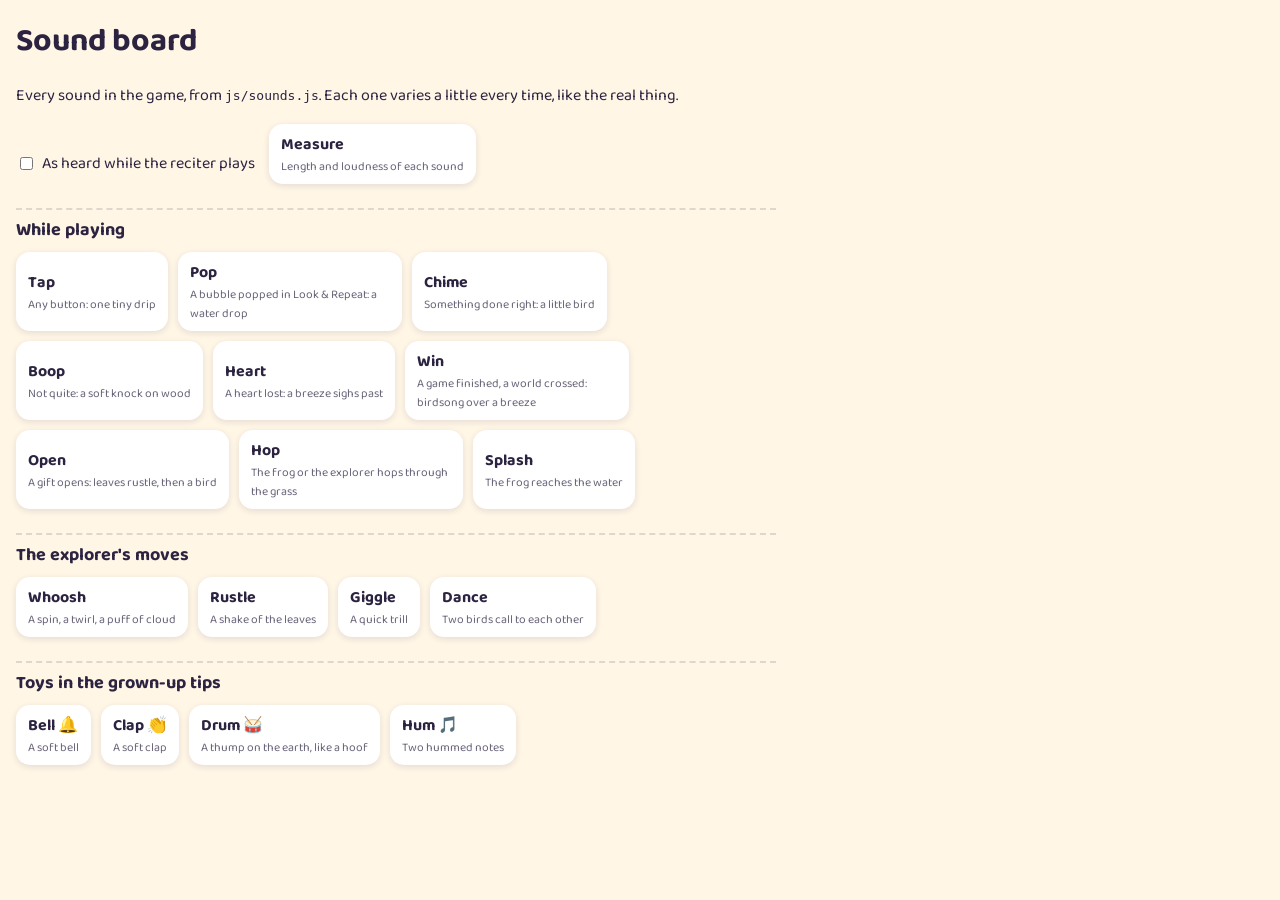
<file: tools/sound-board.html>
<!doctype html>
<!--
  Little Hafiz Quest: sound board (developer page, not part of the game)
  Plays every sound js/sounds.js can make, to hear them side by side. Open it at
  http://localhost:8000/tools/sound-board.html (start the preview server from the project folder
  with: python3 tools/serve.py). "Measure" records each sound and lists how long and how loud it is.
-->
<html lang="en">
<head>
  <meta charset="utf-8">
  <meta name="viewport" content="width=device-width, initial-scale=1">
  <title>LHQ sound board</title>
  <style>
    @font-face { font-family: 'Baloo 2'; font-weight: 400 800; src: url(../fonts/baloo-2-latin.woff2) format('woff2'); }
    body { font-family: 'Baloo 2', system-ui, sans-serif; background: #fff6e6; color: #2b2340; margin: 0; padding: 16px; max-width: 760px; }
    h1 { margin: 0 0 4px; }
    h2 { margin: 24px 0 8px; padding-top: 6px; border-top: 2px dashed rgba(43,35,64,.15); font-size: 18px; }
    .grid { display: flex; flex-wrap: wrap; gap: 10px; }
    button { font: inherit; border: 0; border-radius: 14px; background: #fff; box-shadow: 0 2px 6px rgba(43,35,64,.12); padding: 8px 12px; cursor: pointer; text-align: left; color: inherit; }
    button b { display: block; font-size: 16px; }
    button small { display: block; font-size: 12px; opacity: .7; max-width: 200px; }
    button:active { transform: scale(.97); }
    label { display: inline-flex; gap: 6px; align-items: center; margin-right: 14px; }
    table { border-collapse: collapse; margin-top: 10px; font-size: 14px; }
    td, th { padding: 2px 10px; text-align: right; }
    td:first-child, th:first-child { text-align: left; }
  </style>
</head>
<body>
  <h1>Sound board</h1>
  <p>Every sound in the game, from <code>js/sounds.js</code>. Each one varies a little every time, like the real thing.</p>
  <p><label><input type="checkbox" id="quiet"> As heard while the reciter plays</label><button id="measure"><b>Measure</b><small>Length and loudness of each sound</small></button></p>
  <div id="groups"></div>
  <div id="levels"></div>

  <script src="../js/sounds.js"></script>
  <script>
    (function () {
      'use strict';
      var SND = window.LHQ_SOUNDS;
      var GROUPS = [
        ['While playing', [
          ['tap', 'Tap', 'Any button: one tiny drip'],
          ['pop', 'Pop', 'A bubble popped in Look & Repeat: a water drop'],
          ['chime', 'Chime', 'Something done right: a little bird'],
          ['boop', 'Boop', 'Not quite: a soft knock on wood'],
          ['heart', 'Heart', 'A heart lost: a breeze sighs past'],
          ['win', 'Win', 'A game finished, a world crossed: birdsong over a breeze'],
          ['open', 'Open', 'A gift opens: leaves rustle, then a bird'],
          ['hop', 'Hop', 'The frog or the explorer hops through the grass'],
          ['splash', 'Splash', 'The frog reaches the water'],
        ]],
        ["The explorer's moves", [
          ['whoosh', 'Whoosh', 'A spin, a twirl, a puff of cloud'],
          ['rustle', 'Rustle', 'A shake of the leaves'],
          ['giggle', 'Giggle', 'A quick trill'],
          ['dance', 'Dance', 'Two birds call to each other'],
        ]],
        ['Toys in the grown-up tips', [
          ['bell', 'Bell 🔔', 'A soft bell'],
          ['clap', 'Clap 👏', 'A soft clap'],
          ['drum', 'Drum 🥁', 'A thump on the earth, like a hoof'],
          ['hum', 'Hum 🎵', 'Two hummed notes'],
        ]],
      ];
      var quiet = document.getElementById('quiet');
      SND.setup({ quiet: function () { return quiet.checked; } });
      document.getElementById('groups').innerHTML = GROUPS.map(function (g) {
        return '<h2>' + g[0] + '</h2><div class="grid">' + g[1].map(function (s) {
          return '<button data-s="' + s[0] + '"><b>' + s[1] + '</b><small>' + s[2] + '</small></button>';
        }).join('') + '</div>';
      }).join('');
      var listed = [].concat.apply([], GROUPS.map(function (g) { return g[1].map(function (s) { return s[0]; }); }));
      var missing = SND.names.filter(function (n) { return listed.indexOf(n) < 0; });
      if (missing.length) document.getElementById('groups').insertAdjacentHTML('beforeend', '<p>Not on this page yet: ' + missing.join(', ') + '</p>');
      document.addEventListener('click', function (e) {
        var b = e.target.closest('[data-s]');
        if (b) SND.play(b.dataset.s);
      });

      // record each sound offline: how long it lasts (above -50 dB) and how loud it gets
      var db = function (x) { return x > 0 ? (20 * Math.log10(x)).toFixed(1) : '-inf'; };
      function measure() {
        return Promise.all(SND.names.map(function (n) {
          return SND.render(n).then(function (buf) {
            var d = buf.getChannelData(0), peak = 0, sum = 0, last = 0;
            for (var i = 0; i < d.length; i++) {
              var a = Math.abs(d[i]);
              if (a > peak) peak = a;
              sum += d[i] * d[i];
              if (a > 0.003) last = i;
            }
            var len = last / buf.sampleRate;
            return [n, len.toFixed(2) + ' s', db(peak) + ' dB', db(Math.sqrt(sum / Math.max(1, last))) + ' dB'];
          });
        })).then(function (rows) {
          var html = '<table><tr><th>sound</th><th>length</th><th>peak</th><th>average</th></tr>' +
            rows.map(function (r) { return '<tr><td>' + r.join('</td><td>') + '</td></tr>'; }).join('') + '</table>';
          document.getElementById('levels').innerHTML = html;
          document.title = 'measured';
        });
      }
      document.getElementById('measure').addEventListener('click', measure);
      if (/[?&]measure\b/.test(location.search)) measure();
    })();
  </script>
</body>
</html>
</file>
<file: css/game.css>
/*
 * Little Hafiz Quest: styles
 * ==========================
 * Colors are tokens on :root. Light values come first; the dim (night) palette is applied when
 *   - the grown-up picks "Dim" in settings            -> <html data-mode="dim">
 *   - or the setting is "Auto" and the device is dark  -> prefers-color-scheme: dark
 * Per-sūrah colors are passed as inline CSS variables (--c, --c14, ...) computed in js/game.js,
 * so no modern-only color functions are needed (works on older Safari, Firefox and Samsung Internet).
 */
/* ---------- fonts (all bundled in /fonts, SIL Open Font License) ---------- */
@font-face {
  font-family: 'Amiri Quran';
  font-style: normal;
  font-weight: 400;
  font-display: block;
  src: url(../fonts/amiri-quran.woff2) format('woff2');
}
@font-face {
  font-family: 'Baloo 2';
  font-style: normal;
  font-weight: 400 800;
  font-display: swap;
  src: url(../fonts/baloo-2-latin-ext.woff2) format('woff2');
  unicode-range: U+0100-02BA, U+02BD-02C5, U+02C7-02CC, U+02CE-02D7, U+02DD-02FF, U+0304, U+0308, U+0329, U+1D00-1DBF,
    U+1E00-1E9F, U+1EF2-1EFF, U+2020, U+20A0-20AB, U+20AD-20C0, U+2113, U+2C60-2C7F, U+A720-A7FF;
}
@font-face {
  font-family: 'Baloo 2';
  font-style: normal;
  font-weight: 400 800;
  font-display: swap;
  src: url(../fonts/baloo-2-latin.woff2) format('woff2');
  /* Combining accents (U+0304 etc.) are deliberately left to the latin-ext file above. If this file also
     claimed them, browsers could split "ā" into "a" + a loose macron and draw the macron over the next letter. */
  unicode-range: U+0000-00FF, U+0131, U+0152-0153, U+02BB-02BC, U+02C6, U+02DA, U+02DC, U+2000-206F, U+20AC, U+2122,
    U+2191, U+2193, U+2212, U+2215, U+FEFF, U+FFFD;
}

:root {
  --ink: #2b2340;
  --soft: #6b6385;
  --card: #ffffff;
  --card2: #fffaf1;
  --chip: #fff3d6;
  --bg1: #bfe6ff;
  --bg2: #ffeccc;
  --bgmid: #dff2ff;
  --glass: rgba(255, 255, 255, 0.78);
  --line: rgba(43, 35, 64, 0.15);
  --shd: rgba(43, 35, 64, 0.14);
  --slot: rgba(255, 255, 255, 0.5);
  --stone: #d8d2c4;
  --stone2: #b3ab99;
  --okbg: #e8fff1;
  --pat: #fff8dc;
  --patb: #f0c64a;
  --twinbg: #ffe3f1;
  --twin: #c2357b;
  --gold: #ffc83d;
  --gold2: #ff9f1c;
  --go: #2fbf71;
  --go2: #1f9a58;
  --oktx: #17804a; /* green text on --okbg */
  --c: #14a899;
  --r: 26px;
  --barbg: rgba(205, 235, 255, 0.86);
  --sunbg: radial-gradient(circle, #fff6c9 0%, #ffe27a 45%, rgba(255, 214, 90, 0) 70%);
  --sunop: 1;
  --cloudop: 1;
  --twop: 0;
  --c14: rgba(20, 168, 153, 0.14);
  --c18: rgba(20, 168, 153, 0.18);
  --c30: rgba(20, 168, 153, 0.3);
  --c35: rgba(20, 168, 153, 0.35);
  --cd: #0f7d72;
  --gutl: max(16px, env(safe-area-inset-left, 0px));
  --gutr: max(16px, env(safe-area-inset-right, 0px));
  color-scheme: light;
}
@media (prefers-color-scheme: dark) {
  :root:not([data-theme='light']):not([data-mode='light']) {
    --ink: #f1edff;
    --soft: #b9b1dc;
    --card: #252149;
    --card2: #2d2856;
    --chip: #3a3163;
    --bg1: #0e0f2d;
    --bg2: #271a43;
    --bgmid: #16163a;
    --glass: rgba(37, 33, 73, 0.82);
    --line: rgba(255, 255, 255, 0.16);
    --shd: rgba(0, 0, 0, 0.38);
    --slot: rgba(255, 255, 255, 0.05);
    --stone: #4a4472;
    --stone2: #2e2953;
    --okbg: #173f30;
    --pat: #352f19;
    --patb: #8a7424;
    --twinbg: #4a2240;
    --twin: #ff9fd0;
    --gold: #f2b632;
    --gold2: #f08c1a;
    --go: #27a862;
    --go2: #16733f;
    --oktx: #8ff0b6;
    --barbg: rgba(14, 15, 45, 0.86);
    --sunbg: radial-gradient(circle, #f4f1ff 0%, #c9c2ff 30%, rgba(140, 130, 255, 0) 68%);
    --sunop: 0.7;
    --cloudop: 0.14;
    --twop: 0.8;
    color-scheme: dark;
  }
}
:root[data-theme='dark']:not([data-mode='light']) {
  --ink: #f1edff;
  --soft: #b9b1dc;
  --card: #252149;
  --card2: #2d2856;
  --chip: #3a3163;
  --bg1: #0e0f2d;
  --bg2: #271a43;
  --bgmid: #16163a;
  --glass: rgba(37, 33, 73, 0.82);
  --line: rgba(255, 255, 255, 0.16);
  --shd: rgba(0, 0, 0, 0.38);
  --slot: rgba(255, 255, 255, 0.05);
  --stone: #4a4472;
  --stone2: #2e2953;
  --okbg: #173f30;
  --pat: #352f19;
  --patb: #8a7424;
  --twinbg: #4a2240;
  --twin: #ff9fd0;
  --gold: #f2b632;
  --gold2: #f08c1a;
  --go: #27a862;
  --go2: #16733f;
  --oktx: #8ff0b6;
  --barbg: rgba(14, 15, 45, 0.86);
  --sunbg: radial-gradient(circle, #f4f1ff 0%, #c9c2ff 30%, rgba(140, 130, 255, 0) 68%);
  --sunop: 0.7;
  --cloudop: 0.14;
  --twop: 0.8;
  color-scheme: dark;
}
:root[data-mode='dim'] {
  --ink: #f1edff;
  --soft: #b9b1dc;
  --card: #252149;
  --card2: #2d2856;
  --chip: #3a3163;
  --bg1: #0e0f2d;
  --bg2: #271a43;
  --bgmid: #16163a;
  --glass: rgba(37, 33, 73, 0.82);
  --line: rgba(255, 255, 255, 0.16);
  --shd: rgba(0, 0, 0, 0.38);
  --slot: rgba(255, 255, 255, 0.05);
  --stone: #4a4472;
  --stone2: #2e2953;
  --okbg: #173f30;
  --pat: #352f19;
  --patb: #8a7424;
  --twinbg: #4a2240;
  --twin: #ff9fd0;
  --gold: #f2b632;
  --gold2: #f08c1a;
  --go: #27a862;
  --go2: #16733f;
  --oktx: #8ff0b6;
  --barbg: rgba(14, 15, 45, 0.86);
  --sunbg: radial-gradient(circle, #f4f1ff 0%, #c9c2ff 30%, rgba(140, 130, 255, 0) 68%);
  --sunop: 0.7;
  --cloudop: 0.14;
  --twop: 0.8;
  color-scheme: dark;
}
* {
  box-sizing: border-box;
  -webkit-tap-highlight-color: transparent;
}
html,
body {
  margin: 0;
  min-height: 100%;
}
html {
  -webkit-text-size-adjust: 100%;
  text-size-adjust: 100%;
}
button,
[data-act] {
  touch-action: manipulation;
}
body {
  background-color: var(--bg1);
  font-family: 'Baloo 2', ui-rounded, system-ui, sans-serif;
  color: var(--ink);
  background: linear-gradient(180deg, var(--bg1) 0%, var(--bgmid) 45%, var(--bg2) 100%);
  background-attachment: fixed;
  min-height: 100vh;
  overflow-x: hidden;
  transition:
    background 0.4s,
    color 0.4s;
}
button,
select {
  font: inherit;
  color: inherit;
  cursor: pointer;
  border: 0;
  background: none;
}
h1,
h2,
h3,
p {
  margin: 0;
}
svg.i {
  width: 26px;
  height: 26px;
  fill: none;
  stroke: currentColor;
  stroke-width: 2.6;
  stroke-linecap: round;
  stroke-linejoin: round;
}

/* ---------- layout ---------- */
#app {
  position: relative;
  z-index: 1;
  max-width: 560px;
  margin: 0 auto;
  padding-top: calc(14px + env(safe-area-inset-top, 0px));
  padding-bottom: calc(48px + env(safe-area-inset-bottom, 0px));
  padding-left: var(--gutl);
  padding-right: var(--gutr);
}
/* behind the phone's status bar (when the page reaches under it: installed, fullscreen, notches): the top
   bar's own color on screens that have one; elsewhere the screen shows through */
body::before {
  content: '';
  position: fixed;
  top: 0;
  left: 0;
  right: 0;
  height: env(safe-area-inset-top, 0px);
  z-index: 13;
  background: transparent;
}
body.hasbar::before {
  background: var(--barbg);
  -webkit-backdrop-filter: blur(12px);
  backdrop-filter: blur(12px);
}
.screen {
  animation: enter 0.45s cubic-bezier(0.2, 1.4, 0.4, 1);
}
@keyframes enter {
  from {
    opacity: 0;
    transform: translateY(18px) scale(0.97);
  }
}
.row {
  display: flex;
  gap: 12px;
  justify-content: center;
  flex-wrap: wrap;
  margin-top: 14px;
}
.h2 {
  font-size: 20px;
  font-weight: 800;
  margin: 18px 4px 8px;
}

/* ---------- buttons ---------- */
.btn {
  display: inline-flex;
  align-items: center;
  justify-content: center;
  gap: 8px;
  min-height: 58px;
  padding: 10px 22px;
  border-radius: 20px;
  font-weight: 800;
  font-size: 20px;
  background: var(--card);
  box-shadow: 0 5px 0 var(--shd);
  transition:
    transform 0.08s,
    box-shadow 0.08s;
}
.btn:active {
  transform: translateY(4px);
  box-shadow: 0 1px 0 var(--shd);
}
.btn.go {
  background: linear-gradient(180deg, #4fdc8f, var(--go));
  color: #fff;
  box-shadow: 0 5px 0 var(--go2);
  text-shadow: 0 1px 0 rgba(0, 0, 0, 0.15);
}
.btn.go:active {
  box-shadow: 0 1px 0 var(--go2);
}
.btn.gold {
  background: linear-gradient(180deg, #ffe07a, var(--gold));
  box-shadow: 0 5px 0 #c98f00;
  color: #2b2340;
}
.btn.ghost {
  background: var(--glass);
}
.btn.small {
  min-height: 42px;
  font-size: 16px;
  padding: 6px 14px;
  border-radius: 14px;
}
.btn.danger {
  color: #d23c3c;
}
.btn[disabled] {
  opacity: 0.4;
  pointer-events: none;
}
.btn.wide {
  flex: 1 1 140px;
}
.icon-btn {
  width: 52px;
  height: 52px;
  border-radius: 18px;
  background: var(--card);
  font-size: 26px;
  box-shadow: 0 4px 0 var(--shd);
  display: grid;
  place-items: center;
  flex: none;
}
.icon-btn:active {
  transform: translateY(3px);
  box-shadow: 0 1px 0 var(--shd);
}

/* ---------- sticky top bar with the Listen button ---------- */
.bar {
  position: -webkit-sticky;
  position: sticky;
  top: env(safe-area-inset-top, 0px);
  z-index: 12;
  display: flex;
  align-items: center;
  gap: 8px;
  margin: -14px calc(-1 * var(--gutr)) 10px calc(-1 * var(--gutl));
  padding: 10px var(--gutr) 10px var(--gutl);
  background: var(--barbg);
  -webkit-backdrop-filter: blur(12px);
  backdrop-filter: blur(12px);
}
.bar-title {
  flex: 1;
  min-width: 0;
  text-align: center;
  font-weight: 800;
  font-size: 18px;
  line-height: 1.1;
}
.bar-title small {
  display: block;
  font-size: 13px;
  color: var(--soft);
  font-weight: 600;
  white-space: nowrap;
  overflow: hidden;
  text-overflow: ellipsis;
}
.bar .icon-btn {
  width: 46px;
  height: 46px;
  border-radius: 16px;
}
.listen {
  flex: none;
  display: none;
  align-items: center;
  gap: 6px;
  height: 56px;
  padding: 0 12px 0 8px;
  border-radius: 20px;
  color: #fff;
  text-align: left;
  position: relative;
  background: linear-gradient(180deg, #ffa94d, #ff7a1a);
  box-shadow: 0 5px 0 #c95300;
  transition: transform 0.08s;
}
.listen.show {
  display: flex;
}
.listen:active {
  transform: translateY(4px);
  box-shadow: 0 1px 0 #c95300;
}
.listen .ic {
  width: 40px;
  height: 40px;
  border-radius: 50%;
  background: rgba(255, 255, 255, 0.22);
  display: grid;
  place-items: center;
  position: relative;
}
.listen svg {
  width: 26px;
  height: 26px;
  fill: none;
  stroke: #fff;
  stroke-width: 2.6;
  stroke-linecap: round;
  stroke-linejoin: round;
}
.listen .stop {
  display: none;
  width: 15px;
  height: 15px;
  border-radius: 4px;
  background: #fff;
}
.listen.playing svg {
  display: none;
}
.listen.playing .stop {
  display: block;
}
.listen.playing .ic::before,
.listen.playing .ic::after {
  content: '';
  position: absolute;
  top: 0;
  right: 0;
  bottom: 0;
  left: 0;
  border-radius: 50%;
  border: 3px solid #fff;
  animation: ring 1.4s ease-out infinite;
}
.listen.playing .ic::after {
  animation-delay: 0.7s;
}
@keyframes ring {
  from {
    transform: scale(1);
    opacity: 0.9;
  }
  to {
    transform: scale(1.6);
    opacity: 0;
  }
}
.listen b {
  display: block;
  font-size: 17px;
  line-height: 1;
  text-shadow: 0 1px 0 rgba(0, 0, 0, 0.15);
}
.listen small {
  display: block;
  font-size: 11.5px;
  font-weight: 700;
  opacity: 0.92;
  line-height: 1.1;
  white-space: nowrap;
}
.listen .rep {
  position: absolute;
  top: -8px;
  right: -6px;
  background: var(--card);
  color: var(--ink);
  border-radius: 99px;
  font-size: 12px;
  font-weight: 800;
  padding: 0 6px;
  box-shadow: 0 2px 0 var(--shd);
}

/* ---------- bars & hub ---------- */
.hero {
  text-align: center;
  padding: 4px 0 8px;
}
.hero-icon {
  font-size: 80px;
  line-height: 1.1;
}
.hero-ar {
  /* a plaque behind the sūrah's Arabic name so it stands out on any world sky (light or dark) */
  display: inline-block;
  font-family: 'Amiri Quran', serif;
  font-size: 38px;
  line-height: 1.6;
  color: var(--cd);
  background: var(--card);
  border: 3px solid var(--c);
  border-radius: 22px;
  padding: 0 22px 4px;
  margin: 2px 0 6px;
  box-shadow:
    0 5px 0 var(--c35),
    0 10px 22px var(--shd);
  text-shadow: 0 1px 0 rgba(255, 255, 255, 0.6);
}
.hero-en {
  font-weight: 700;
  color: var(--soft);
}
.story {
  display: grid;
  grid-template-columns: repeat(auto-fill, minmax(78px, 1fr));
  gap: 8px;
  padding: 4px 2px 10px;
}
.story-cell {
  min-width: 0;
  background: var(--card);
  border-radius: 18px;
  padding: 6px 8px;
  box-shadow: 0 4px 0 var(--shd);
  display: flex;
  flex-direction: column;
  align-items: center;
  font-size: 28px;
  line-height: 1.2;
}
.num {
  display: inline-grid;
  place-items: center;
  min-width: 26px;
  height: 26px;
  padding: 0 5px;
  border-radius: 99px;
  background: var(--c);
  color: var(--con, #fff);
  font-size: 15px;
  font-weight: 800;
  line-height: 1;
}
.tip {
  background: var(--pat);
  border: 2px dashed var(--patb);
  border-radius: 18px;
  padding: 10px 14px;
  font-size: 16px;
  line-height: 1.35;
}
.acts {
  display: grid;
  grid-template-columns: 1fr 1fr;
  gap: 12px;
  margin-top: 14px;
}
.act {
  background: var(--card);
  border-radius: 24px;
  padding: 14px 12px 12px;
  text-align: center;
  box-shadow:
    0 6px 0 var(--cd),
    0 10px 20px var(--shd);
  display: flex;
  flex-direction: column;
  align-items: center;
  gap: 2px;
  transition: transform 0.08s;
}
.act.span {
  grid-column: 1/-1;
  flex-direction: row;
  text-align: left;
  gap: 14px;
  padding: 14px 16px;
}
.act.span .ico {
  font-size: 50px;
}
.act:active {
  transform: translateY(4px);
}
.act .ico {
  font-size: 44px;
  line-height: 1.1;
  height: 50px;
  display: grid;
  place-items: center;
}
.act b {
  font-size: 18px;
  line-height: 1.1;
}
.act span.d {
  font-size: 13.5px;
  color: var(--soft);
  line-height: 1.2;
  font-weight: 600;
  display: block;
}
.act .st {
  font-size: 14px;
  letter-spacing: 1px;
  margin-top: 2px;
}
.beads-ico {
  display: flex;
  gap: 3px;
  align-items: center;
  direction: rtl;
}
.beads-ico i {
  width: 13px;
  height: 13px;
  border-radius: 50%;
  display: block;
}
.beads-ico i:nth-child(4) {
  width: 20px;
  height: 20px;
  box-shadow:
    0 0 0 3px var(--card),
    0 0 0 5px currentColor;
}
/* checkpoints */
.cps {
  display: flex;
  flex-direction: column;
  gap: 12px;
}
.cp {
  display: flex;
  align-items: center;
  gap: 12px;
  background: var(--card);
  border-radius: 22px;
  padding: 12px 14px;
  text-align: left;
  box-shadow: 0 5px 0 var(--cd);
  position: relative;
}
.cp:active {
  transform: translateY(3px);
}
.cp .cpn {
  flex: none;
  width: 52px;
  height: 52px;
  border-radius: 16px;
  display: grid;
  place-items: center;
  font-size: 24px;
  font-weight: 800;
  background: var(--c18);
  line-height: 1;
}
.cp .cpn small {
  display: block;
  font-size: 11px;
}
.cp .cpt {
  flex: 1;
  min-width: 0;
}
.cp .cpt b {
  font-size: 18px;
  display: block;
  line-height: 1.15;
}
.cp .cpt .pics {
  font-size: 22px;
  white-space: nowrap;
  overflow: hidden;
  text-overflow: ellipsis;
  display: block;
}
.cp .cps-st {
  font-weight: 800;
  font-size: 14px;
  color: var(--soft);
  white-space: nowrap;
}
.cp.suggest {
  outline: 4px solid var(--gold);
  outline-offset: 2px;
}
.cp.suggest::after {
  content: 'Next up';
  position: absolute;
  top: -12px;
  right: 14px;
  background: var(--gold);
  color: #2b2340;
  font-size: 12px;
  font-weight: 800;
  border-radius: 10px;
  padding: 0 8px;
}

/* ---------- ayah card ---------- */
.dots {
  display: flex;
  align-items: center;
  gap: 8px;
  justify-content: center;
  margin: 2px 0 12px;
  flex-wrap: wrap;
}
/* each dot is a button: tap it to practice that āyah */
.dot {
  flex: none;
  width: 34px;
  height: 34px;
  border-radius: 50%;
  background: var(--card);
  color: var(--soft);
  font-weight: 800;
  font-size: 15px;
  line-height: 1;
  box-shadow:
    inset 0 0 0 3px var(--line),
    0 3px 0 var(--shd);
  transition:
    transform 0.2s,
    background 0.3s;
}
.dot:active {
  transform: translateY(2px);
}
.dot.done {
  background: var(--c);
  color: #fff;
  box-shadow: 0 3px 0 var(--cd);
}
.dot.cur {
  background: var(--gold2);
  color: #2b2340;
  transform: scale(1.18);
  box-shadow:
    0 3px 0 #c46a00,
    0 0 0 5px rgba(255, 159, 28, 0.28);
}
.card {
  background: var(--card);
  border-radius: 30px;
  padding: 14px 14px 16px;
  box-shadow:
    0 6px 0 var(--shd),
    0 14px 28px var(--shd);
  text-align: center;
  position: relative;
  border: 3px solid var(--c30);
}
.ayah-tag {
  display: inline-flex;
  align-items: center;
  gap: 8px;
  font-weight: 800;
  font-size: 17px;
  background: var(--c14);
  border-radius: 99px;
  padding: 2px 12px 2px 4px;
}
.twin {
  display: inline-block;
  margin-left: 6px;
  background: var(--twinbg);
  color: var(--twin);
  border-radius: 99px;
  padding: 0 10px;
  font-size: 14px;
  font-weight: 800;
  animation: wiggle 2s infinite;
}
.scene {
  display: flex;
  justify-content: center;
  align-items: center;
  gap: 4px;
  min-height: 150px;
  font-size: 64px;
  font-size: clamp(64px, 20vw, 100px);
  line-height: 1;
  margin: 6px 0 2px;
  user-select: none;
}
.scene.sm {
  min-height: 0;
  font-size: 52px;
}
.scene .e {
  display: inline-block;
}
.gest {
  display: inline-block;
  margin-top: 4px;
  background: var(--chip);
  border-radius: 16px;
  padding: 6px 14px;
  font-weight: 700;
  font-size: 18px;
  line-height: 1.25;
}
.gest small {
  display: block;
  font-size: 13px;
  color: var(--soft);
  font-weight: 700;
  text-transform: uppercase;
  letter-spacing: 1px;
}
.ar-box {
  margin-top: 12px;
  background: var(--card2);
  border-radius: 20px;
  padding: 6px 12px 8px;
  position: relative;
}
.ar-label {
  font-size: 12.5px;
  font-weight: 800;
  color: var(--soft);
  text-transform: uppercase;
  letter-spacing: 1px;
}
.ar {
  font-family: 'Amiri Quran', 'Scheherazade New', 'Noto Naskh Arabic', serif;
  direction: rtl;
  font-size: 26px;
  font-size: clamp(26px, 7.6vw, 38px);
  line-height: 2.15;
  transition:
    filter 0.35s,
    opacity 0.35s;
  word-spacing: 4px;
  cursor: pointer;
}
.ar.sm {
  font-size: 23px;
  font-size: clamp(23px, 6.4vw, 31px);
}
.ar.blur {
  filter: blur(11px);
  opacity: 0.45;
}
.ar-tap {
  font-size: 12.5px;
  color: var(--soft);
  font-weight: 700;
}
.tr {
  margin-top: 4px;
  font-size: 16px;
  color: var(--soft);
  font-weight: 600;
  font-style: italic;
}
.mean {
  font-size: 15.5px;
  margin-top: 10px;
  padding-top: 8px;
  border-top: 2px dashed var(--line);
  line-height: 1.35;
  opacity: 0.9;
}
.coach {
  display: flex;
  align-items: center;
  gap: 10px;
  margin: 16px 0 4px;
  background: var(--card);
  border-radius: 20px;
  padding: 10px 14px;
  font-size: 18px;
  font-weight: 700;
  line-height: 1.25;
  box-shadow: 0 3px 0 var(--shd);
}
.coach .owl {
  font-size: 34px;
  flex: none;
  animation: bob 2.4s ease-in-out infinite;
}
.coach .sub {
  font-weight: 600;
  color: var(--soft);
  font-size: 16px;
}

/* repeat bubbles */
.bubbles {
  display: flex;
  justify-content: center;
  gap: 18px;
  margin: 16px 0 4px;
}
.bubble {
  width: 86px;
  height: 86px;
  border-radius: 50%;
  font-weight: 800;
  font-size: 18px;
  color: #fff;
  background: radial-gradient(circle at 32% 28%, #fff 0 9%, #8fd9ff 10%, #3fa7f5 70%, #2a86d8 100%);
  box-shadow:
    0 6px 0 #1f6fb8,
    inset 0 -6px 12px rgba(0, 0, 0, 0.12);
  animation: floaty 2.2s ease-in-out infinite;
  display: grid;
  place-items: center;
}
.bubble:nth-child(2) {
  animation-delay: -0.7s;
}
.bubble:nth-child(3) {
  animation-delay: -1.4s;
}
.bubble.popped {
  background: none;
  box-shadow: none;
  font-size: 54px;
  animation: popin 0.4s cubic-bezier(0.2, 1.8, 0.4, 1);
}
@keyframes popin {
  from {
    transform: scale(0.2);
  }
}
@keyframes floaty {
  50% {
    transform: translateY(-8px);
  }
}

/* chain */
.chain {
  display: flex;
  flex-wrap: wrap;
  gap: 10px;
  justify-content: center;
  margin: 12px 0;
}
.link {
  background: var(--card);
  border-radius: 20px;
  padding: 6px 10px 8px;
  min-width: 84px;
  display: flex;
  flex-direction: column;
  align-items: center;
  gap: 2px;
  box-shadow: 0 4px 0 var(--shd);
  opacity: 0.55;
  transition: 0.25s;
}
.link .pic {
  font-size: 32px;
  line-height: 1.15;
}
.link.bridge {
  border: 3px dashed var(--soft);
}
.link.bridge .num {
  background: var(--soft);
}
.link.lit {
  opacity: 1;
  background: var(--okbg);
  box-shadow: 0 4px 0 var(--go2);
}
.link.cur {
  opacity: 1;
  transform: scale(1.12);
  box-shadow:
    0 0 0 4px var(--gold),
    0 6px 0 #c98f00;
  animation: pulseRing 1.2s infinite;
}
@keyframes pulseRing {
  50% {
    box-shadow:
      0 0 0 9px rgba(255, 200, 61, 0.35),
      0 6px 0 #c98f00;
  }
}

details.adult {
  margin-top: 12px;
  background: var(--glass);
  border-radius: 16px;
  padding: 6px 12px;
  text-align: center;
}
details.adult summary {
  font-weight: 800;
  font-size: 15px;
  color: var(--soft);
  cursor: pointer;
  list-style: none;
}
details.adult summary::-webkit-details-marker {
  display: none;
}

/* stepping stones */
.stones {
  display: flex;
  gap: 8px;
  justify-content: center;
  flex-wrap: wrap;
  margin: 6px 0 12px;
}
.stone {
  width: 52px;
  height: 44px;
  border-radius: 50% 50% 46% 46%;
  background: var(--stone);
  box-shadow: 0 5px 0 var(--stone2);
  display: grid;
  place-items: center;
  font-size: 20px;
  font-weight: 800;
  color: var(--soft);
  transition: 0.3s;
  position: relative;
}
.stones.many .stone {
  width: 40px;
  height: 34px;
  font-size: 15px;
}
.stone.done {
  background: var(--okbg);
  box-shadow: 0 5px 0 var(--go2);
  color: var(--go);
}
.stone.cur {
  background: var(--gold);
  box-shadow: 0 5px 0 #c98f00;
  color: #2b2340;
  transform: translateY(-6px) scale(1.15);
  font-size: 30px;
  z-index: 2;
}
.stones.many .stone.cur {
  font-size: 24px;
}
.stone.cur.empty {
  font-size: 0;
}
.stone.cur::after {
  content: 'tap me!';
  position: absolute;
  top: -22px;
  font-size: 12px;
  font-weight: 800;
  color: var(--soft);
  white-space: nowrap;
  animation: bob 1.4s infinite;
}
.flyfrog {
  position: fixed;
  z-index: 50;
  font-size: 34px;
  pointer-events: none;
  transform: translate(-50%, -50%);
}
.mystery-q {
  width: 150px;
  height: 150px;
  margin: 6px auto;
  border-radius: 50%;
  display: grid;
  place-items: center;
  font-size: 84px;
  font-weight: 800;
  color: #fff;
  background: radial-gradient(circle at 35% 30%, #b9a4ff, #7c5cf0);
  box-shadow: 0 8px 0 #5a3fc4;
  animation: floaty 2s ease-in-out infinite;
}
.first-word {
  display: inline-block;
  font-family: 'Amiri Quran', serif;
  font-size: 36px;
  line-height: 2;
  background: var(--chip);
  border-radius: 16px;
  padding: 0 16px;
  direction: rtl;
  margin-top: 6px;
}
.levels {
  display: flex;
  flex-direction: column;
  gap: 14px;
  margin-top: 10px;
}
.level {
  display: flex;
  align-items: center;
  gap: 14px;
  background: var(--card);
  border-radius: 24px;
  padding: 14px;
  text-align: left;
  box-shadow: 0 6px 0 var(--cd);
}
.level .lv {
  font-size: 40px;
  flex: none;
}
.level b {
  font-size: 20px;
  display: block;
  line-height: 1.1;
}
.level span {
  color: var(--soft);
  font-weight: 600;
  font-size: 15px;
  line-height: 1.2;
  display: block;
}
.level .ok {
  margin-left: auto;
  font-size: 28px;
}

/* puzzle (drag & drop) */
.slots {
  display: grid;
  grid-template-columns: repeat(auto-fill, minmax(96px, 1fr));
  gap: 10px;
  margin: 8px 0 14px;
}
.slot {
  min-height: 96px;
  border-radius: 20px;
  border: 3px dashed var(--line);
  display: flex;
  flex-direction: column;
  align-items: center;
  justify-content: center;
  gap: 2px;
  background: var(--slot);
  transition: 0.15s;
}
.slot .pic {
  font-size: 32px;
  line-height: 1.1;
}
.slot.filled {
  border: 3px solid var(--go);
  background: var(--okbg);
  animation: popin 0.4s cubic-bezier(0.2, 1.8, 0.4, 1);
}
.slot.over {
  border-color: var(--gold2);
  background: rgba(255, 200, 61, 0.25);
  transform: scale(1.06);
}
.slot.ready {
  border-color: var(--gold2);
}
.deck {
  display: flex;
  flex-wrap: wrap;
  gap: 12px;
  justify-content: center;
  padding: 6px;
  border-radius: 24px;
  background: var(--glass);
  min-height: 120px;
}
.pcard {
  min-width: 100px;
  min-height: 92px;
  padding: 8px 10px;
  border-radius: 22px;
  background: var(--card);
  box-shadow: 0 6px 0 var(--shd);
  font-size: 38px;
  line-height: 1.1;
  animation: floaty 2.6s ease-in-out infinite;
  touch-action: none;
  user-select: none;
  -webkit-user-select: none;
  -webkit-touch-callout: none;
  cursor: grab;
}
.pcard:nth-child(2n) {
  animation-delay: -1s;
}
.pcard:nth-child(3n) {
  animation-delay: -1.8s;
}
.pcard.sel {
  outline: 4px solid var(--gold2);
  outline-offset: 3px;
  animation: none;
  transform: translateY(-6px);
}
.pcard.lifted {
  opacity: 0.25;
  animation: none;
}
.drag-ghost {
  position: fixed;
  z-index: 60;
  pointer-events: none;
  animation: none !important;
  transform: rotate(-4deg) scale(1.08);
  box-shadow: 0 18px 30px rgba(0, 0, 0, 0.25);
}
.say {
  margin: 4px auto 10px;
  text-align: center;
  font-weight: 800;
  font-size: 19px;
  background: var(--card);
  border-radius: 18px;
  padding: 8px 12px;
  box-shadow: 0 3px 0 var(--shd);
  animation: popin 0.35s cubic-bezier(0.2, 1.8, 0.4, 1);
}

/* what's next */
.opts {
  display: flex;
  gap: 12px;
  justify-content: center;
  flex-wrap: wrap;
  margin-top: 12px;
}
.opt {
  flex: 1 1 100px;
  max-width: 160px;
  min-height: 118px;
  border-radius: 24px;
  background: var(--card);
  box-shadow: 0 7px 0 var(--shd);
  font-size: 40px;
  line-height: 1.1;
  padding: 10px;
}
.opt.right {
  background: var(--okbg);
  box-shadow: 0 7px 0 var(--go2);
  animation: jump 0.6s;
}
.qhead {
  text-align: center;
  font-weight: 800;
  font-size: 22px;
  margin-top: 16px;
}

/* mystery */
.giftbox {
  display: block;
  margin: 20px auto 8px;
  font-size: 150px;
  line-height: 1;
  animation: wiggle 1.4s ease-in-out infinite;
}
.isles {
  display: grid;
  grid-template-columns: 1fr 1fr;
  gap: 10px;
  margin-top: 12px;
}
.isle-pick {
  background: var(--card);
  border-radius: 20px;
  padding: 8px 6px;
  box-shadow: 0 5px 0 var(--cd);
  display: flex;
  flex-direction: column;
  align-items: center;
  font-weight: 800;
  font-size: 15px;
  line-height: 1.1;
}
.isle-pick .i {
  font-size: 38px;
  line-height: 1.2;
}

/* ---------- WORD STEPS (no emoji) ---------- */
.wtrack {
  display: flex;
  gap: 8px;
  justify-content: center;
  flex-wrap: wrap;
  margin: 4px 0 10px;
}
.wtrack button {
  min-width: 44px;
  height: 44px;
  border-radius: 14px;
  font-weight: 800;
  font-size: 16px;
  background: var(--card);
  box-shadow: 0 3px 0 var(--shd);
  display: flex;
  flex-direction: column;
  align-items: center;
  justify-content: center;
  line-height: 1;
  border: 2px solid transparent;
}
.wtrack button small {
  font-family: 'Amiri Quran', serif;
  font-size: 13px;
  color: var(--soft);
  line-height: 1;
}
.wtrack button.done {
  background: var(--okbg);
  color: var(--go);
  border-color: var(--go);
}
.wtrack button.cur {
  background: var(--ink);
  color: var(--card);
  transform: scale(1.12);
}
.wtrack button.cur small {
  color: var(--card);
}
.wlabel {
  text-align: center;
  font-weight: 800;
  color: var(--soft);
  font-size: 14px;
  text-transform: uppercase;
  letter-spacing: 1px;
}
.beads {
  display: flex;
  flex-direction: row-reverse;
  justify-content: center;
  align-items: center;
  flex-wrap: wrap;
  gap: 6px;
  margin: 8px 0 12px;
  position: relative;
}
.bead {
  width: 22px;
  height: 22px;
  border-radius: 50%;
  border: 3px solid var(--wc);
  background: transparent;
  transition: 0.25s;
  padding: 0;
}
.bead.on {
  background: var(--wc);
}
.bead.cur {
  width: 32px;
  height: 32px;
  box-shadow:
    0 0 0 4px var(--card),
    0 0 0 7px var(--wc);
}
.wstage {
  background: var(--card);
  border-radius: 30px;
  padding: 18px 14px;
  box-shadow:
    0 6px 0 var(--shd),
    0 14px 28px var(--shd);
  min-height: 200px;
  display: flex;
  flex-direction: column;
  justify-content: center;
}
.wflow {
  direction: rtl;
  display: flex;
  flex-wrap: wrap;
  justify-content: center;
  align-items: center;
  gap: 10px 8px;
}
.wbox {
  position: relative;
  font-family: 'Amiri Quran', 'Scheherazade New', serif;
  font-size: 24px;
  font-size: clamp(24px, 6.6vw, 32px);
  font-weight: 400;
  line-height: 1.9;
  padding: 0 10px;
  border: 0;
  border-radius: 14px;
  border-bottom: 5px solid var(--wc);
  color: var(--ink);
  cursor: pointer;
  transition:
    background 0.25s,
    transform 0.25s;
}
.wbox .wnum {
  position: absolute;
  inset: 0;
  display: none;
  place-items: center;
  font: 800 18px 'Baloo 2', system-ui, sans-serif;
}
.word {
  background: var(--wc10);
}
.word .wnum,
.wtile.shown .wnum {
  display: none;
}
.word.new {
  z-index: 1;
  background: var(--wc22);
  box-shadow: 0 0 0 3px var(--wc);
  transform: scale(1.18);
  animation: wordnew 0.35s cubic-bezier(0.2, 1.6, 0.4, 1);
}
@keyframes wordnew {
  from {
    transform: scale(0.6);
  }
  to {
    transform: scale(1.18);
  }
}
.word.ph {
  cursor: default;
  background: var(--wc10);
  outline: 2px dashed var(--line);
  outline-offset: -2px;
  border-bottom-color: var(--wc45);
}
.word.ph .wtx,
.wtile:not(.shown) .wtx {
  visibility: hidden;
}
.word.ph .wnum {
  display: grid;
  color: var(--soft);
  opacity: 0.6;
}
.wtile {
  background: var(--wcd);
  border-bottom-color: var(--wcdd);
  box-shadow: 0 2px 0 var(--wcdd);
  color: #fff;
}
.wtile:not(.shown) .wnum {
  display: grid;
}
.wtile.shown {
  background: var(--wc12);
  color: var(--ink);
  box-shadow: none;
  border-bottom-color: var(--wc);
  animation: popin 0.3s cubic-bezier(0.2, 1.6, 0.4, 1);
}
/* the āyah's picture, so the words link to the picture from Look & Repeat */
.wpic {
  display: flex;
  align-items: center;
  justify-content: center;
  gap: 8px;
  margin: -4px auto 14px;
  padding: 4px 14px 4px 6px;
  border-radius: 99px;
  background: var(--c14);
  width: fit-content;
  max-width: 100%;
  font-weight: 800;
  font-size: 16px;
}
.wpic .num {
  width: 28px;
  height: 28px;
  border-radius: 50%;
  background: var(--c);
  color: #fff;
  display: grid;
  place-items: center;
  font-size: 15px;
}
.wpic .pics .e {
  font-size: 30px;
}
.wcount {
  text-align: center;
  font-weight: 800;
  font-size: 17px;
  margin-top: 12px;
  color: var(--soft);
}
.wnote {
  background: var(--glass);
  border-radius: 18px;
  padding: 10px 14px;
  font-weight: 700;
  font-size: 16.5px;
  line-height: 1.3;
  margin-top: 14px;
  text-align: center;
}
.medal {
  width: 120px;
  height: 120px;
  margin: 0 auto;
  border-radius: 50%;
  display: grid;
  place-items: center;
  font-size: 58px;
  color: #fff;
  font-family: system-ui, sans-serif;
  background: conic-gradient(#e74c3c, #f39c12, #f1c40f, #2ecc71, #1abc9c, #3498db, #9b59b6, #e84393, #e74c3c);
  box-shadow: 0 8px 0 var(--shd);
  animation: jump 1.4s ease-in-out infinite;
}
.medal span {
  width: 88px;
  height: 88px;
  border-radius: 50%;
  background: var(--card);
  color: var(--gold2);
  display: grid;
  place-items: center;
}

/* done */
.donescr {
  text-align: center;
  padding-top: 30px;
}
.donescr .big {
  font-size: 120px;
  line-height: 1;
  animation: jump 1.2s ease-in-out infinite;
}
.donescr h2 {
  font-size: 34px;
  margin-top: 10px;
  line-height: 1.1;
}
.donescr p {
  font-size: 19px;
  color: var(--soft);
  font-weight: 600;
  margin-top: 8px;
}
.trophy-stars {
  font-size: 46px;
  letter-spacing: 6px;
  margin-top: 10px;
}
.trophy-stars span {
  display: inline-block;
  animation: popin 0.5s cubic-bezier(0.2, 1.8, 0.4, 1) both;
}
.trophy-stars span:nth-child(2) {
  animation-delay: 0.2s;
}
.trophy-stars span:nth-child(3) {
  animation-delay: 0.4s;
}
.tstar {
  color: var(--gold2);
  font-family: system-ui, sans-serif;
}

/* settings */
.sheet {
  background: var(--card);
  border-radius: 26px;
  padding: 16px;
  box-shadow:
    0 6px 0 var(--shd),
    0 14px 28px var(--shd);
  margin-bottom: 14px;
}
.sheet h3 {
  font-size: 20px;
  margin-bottom: 8px;
}
.toggle,
.setrow {
  display: flex;
  align-items: center;
  justify-content: space-between;
  gap: 10px;
  padding: 10px 0;
  border-top: 1px solid var(--line);
  font-weight: 700;
  font-size: 17px;
  text-align: left;
  width: 100%;
}
.sheet h3 + .toggle,
.sheet h3 + .setrow {
  border-top: 0;
}
.toggle small,
.setrow small {
  display: block;
  font-weight: 600;
  color: var(--soft);
  font-size: 14px;
  line-height: 1.2;
}
.sw {
  width: 56px;
  height: 32px;
  border-radius: 99px;
  background: var(--line);
  position: relative;
  flex: none;
  transition: 0.2s;
}
.sw::after {
  content: '';
  position: absolute;
  top: 3px;
  left: 3px;
  width: 26px;
  height: 26px;
  border-radius: 50%;
  background: #fff;
  box-shadow: 0 2px 4px rgba(0, 0, 0, 0.2);
  transition: 0.2s;
}
.sw.on {
  background: var(--go);
}
.sw.on::after {
  left: 27px;
}
.seg {
  display: flex;
  background: var(--line);
  border-radius: 14px;
  padding: 3px;
  gap: 3px;
  flex: none;
}
.seg button {
  padding: 4px 12px;
  border-radius: 11px;
  font-weight: 800;
  font-size: 15px;
}
.seg button.on {
  background: var(--card);
  box-shadow: 0 2px 0 var(--shd);
}
.selbox {
  background: var(--card2);
  color: var(--ink);
  border-radius: 12px;
  padding: 8px 10px;
  font-weight: 700;
  font-size: 16px;
  max-width: 58%;
  border: 2px solid var(--line);
}
.tips {
  padding-left: 20px;
  margin: 0;
  line-height: 1.4;
  font-size: 16px;
}
.tips li {
  margin-bottom: 8px;
}
.saveinfo {
  font-size: 14px;
  color: var(--soft);
  font-weight: 600;
  line-height: 1.35;
  margin-top: 4px;
}

/* modal + toast + fx */
#modal {
  cursor: pointer;
  position: fixed;
  top: 0;
  right: 0;
  bottom: 0;
  left: 0;
  z-index: 20;
  background: rgba(15, 12, 35, 0.55);
  display: none;
  align-items: center;
  justify-content: center;
  padding: 16px;
}
#modal.show {
  display: flex;
}
#modal .card {
  cursor: auto;
  max-width: 480px;
  width: 100%;
  animation: enter 0.4s cubic-bezier(0.2, 1.4, 0.4, 1);
}
#toast {
  position: fixed;
  left: 50%;
  bottom: calc(28px + env(safe-area-inset-bottom, 0px));
  transform: translateX(-50%) translateY(200px);
  background: #2b2340;
  color: #fff;
  padding: 10px 18px;
  border-radius: 16px;
  font-weight: 700;
  z-index: 30;
  transition: transform 0.35s cubic-bezier(0.2, 1.4, 0.4, 1);
  max-width: 86vw;
  text-align: center;
}
#toast.show {
  transform: translateX(-50%) translateY(0);
}
#fx {
  position: fixed;
  top: 0;
  right: 0;
  bottom: 0;
  left: 0;
  pointer-events: none;
  z-index: 40;
  overflow: hidden;
}
.p {
  position: absolute;
  font-size: 28px;
  transform: translate(-50%, -50%);
  opacity: 0;
}
.wobble {
  animation: wob 0.45s !important;
}
@keyframes wob {
  20% {
    transform: translateX(-10px) rotate(-3deg);
  }
  40% {
    transform: translateX(9px) rotate(3deg);
  }
  60% {
    transform: translateX(-6px);
  }
  80% {
    transform: translateX(4px);
  }
}

/* ---------- cue animations ---------- */
@keyframes bob {
  50% {
    transform: translateY(-7px);
  }
}
@keyframes wiggle {
  0%,
  60%,
  100% {
    transform: rotate(0);
  }
  70% {
    transform: rotate(-8deg);
  }
  80% {
    transform: rotate(8deg);
  }
  90% {
    transform: rotate(-4deg);
  }
}
@keyframes a-pulse {
  50% {
    transform: scale(1.16);
  }
}
@keyframes a-crown {
  0%,
  100% {
    transform: translateY(0) rotate(-6deg);
  }
  50% {
    transform: translateY(-14px) rotate(6deg);
    filter: drop-shadow(0 0 14px gold);
  }
}
@keyframes a-float {
  50% {
    transform: translateY(-16px);
  }
}
@keyframes a-peek {
  0%,
  40% {
    transform: scale(1);
  }
  50%,
  80% {
    transform: scale(0.6) translateY(16px);
    opacity: 0.4;
  }
  100% {
    transform: scale(1);
  }
}
@keyframes a-beat {
  0%,
  100% {
    transform: scale(1);
  }
  15% {
    transform: scale(1.2);
  }
  30% {
    transform: scale(1);
  }
  45% {
    transform: scale(1.15);
  }
}
@keyframes a-sway {
  0%,
  100% {
    transform: rotate(-10deg);
  }
  50% {
    transform: rotate(10deg);
  }
}
@keyframes a-rise {
  0% {
    transform: translateY(40px);
    opacity: 0.3;
  }
  60%,
  100% {
    transform: translateY(0);
    opacity: 1;
    filter: drop-shadow(0 0 18px #ffb347);
  }
}
@keyframes a-spin {
  50% {
    transform: rotate(14deg) scale(1.08);
  }
  100% {
    transform: rotate(0);
  }
}
@keyframes a-dim {
  0%,
  100% {
    opacity: 1;
  }
  50% {
    opacity: 0.25;
    transform: scale(0.92);
  }
}
@keyframes a-blow {
  0%,
  100% {
    transform: translateX(0);
  }
  50% {
    transform: translateX(18px) scale(1.1);
  }
}
@keyframes a-shake {
  0%,
  100% {
    transform: rotate(0);
  }
  20% {
    transform: rotate(-14deg);
  }
  40% {
    transform: rotate(14deg);
  }
  60% {
    transform: rotate(-10deg);
  }
  80% {
    transform: rotate(8deg);
  }
}
@keyframes a-wave {
  0%,
  100% {
    transform: translateY(0);
  }
  50% {
    transform: translateY(-20px) rotate(-6deg);
  }
}
@keyframes a-search {
  0%,
  100% {
    transform: translateX(0);
  }
  25% {
    transform: translateX(-20px) rotate(-10deg);
  }
  75% {
    transform: translateX(20px) rotate(10deg);
  }
}
@keyframes a-flick {
  0%,
  100% {
    transform: scale(1);
  }
  50% {
    transform: scale(1.12) rotate(4deg);
  }
}
@keyframes a-flame {
  0%,
  100% {
    transform: scaleY(1) translateY(0);
  }
  25% {
    transform: scaleY(1.18) translateY(-6px) rotate(-4deg);
  }
  50% {
    transform: scaleY(0.94);
  }
  75% {
    transform: scaleY(1.12) rotate(4deg);
  }
}
@keyframes a-heavy {
  0%,
  100% {
    transform: translateY(0) rotate(0);
  }
  50% {
    transform: translateY(10px) rotate(-6deg);
  }
}
@keyframes a-twist {
  to {
    transform: rotate(360deg);
  }
}
@keyframes jump {
  0%,
  100% {
    transform: translateY(0);
  }
  30% {
    transform: translateY(-26px) scale(1.05);
  }
  55% {
    transform: translateY(0) scaleY(0.92);
  }
}
@keyframes a-march {
  0%,
  100% {
    transform: translateX(0);
  }
  50% {
    transform: translateX(-14px) translateY(-6px);
  }
}
@keyframes a-shout {
  0%,
  100% {
    transform: scale(1) rotate(-10deg);
  }
  50% {
    transform: scale(1.22) rotate(-4deg);
  }
}
.an-pulse .e {
  animation: a-pulse 1.6s ease-in-out infinite;
}
.an-crown .e {
  animation: a-crown 2s ease-in-out infinite;
}
.an-float .e {
  animation: a-float 2.2s ease-in-out infinite;
}
.an-peek .e {
  animation: a-peek 2.6s ease-in-out infinite;
}
.an-beat .e {
  animation: a-beat 1.4s ease-in-out infinite;
}
.an-sway .e {
  animation: a-sway 2s ease-in-out infinite;
}
.an-rise .e {
  animation: a-rise 2.6s ease-out infinite alternate;
}
.an-spin .e {
  animation: a-spin 2.2s ease-in-out infinite;
}
.an-dim .e {
  animation: a-dim 2.6s ease-in-out infinite;
}
.an-blow .e {
  animation: a-blow 1.8s ease-in-out infinite;
}
.an-shake .e {
  animation: a-shake 1.6s ease-in-out infinite;
}
.an-wave .e {
  animation: a-wave 1.6s ease-in-out infinite;
}
.an-search .e {
  animation: a-search 2.4s ease-in-out infinite;
}
.an-flick .e {
  animation: a-flick 1.4s ease-in-out infinite;
}
.an-flame .e {
  animation: a-flame 0.9s ease-in-out infinite;
  transform-origin: bottom;
}
.an-heavy .e {
  animation: a-heavy 1.8s ease-in-out infinite;
}
.an-twist .e {
  animation: a-twist 3s linear infinite;
}
.an-jump .e {
  animation: jump 1.3s ease-in-out infinite;
}
.an-march .e {
  animation: a-march 1.5s ease-in-out infinite;
}
.an-shout .e {
  animation: a-shout 1.2s ease-in-out infinite;
}
.scene .e:nth-child(2) {
  animation-delay: -0.35s;
}
.scene .e:nth-child(3) {
  animation-delay: -0.7s;
}
.bob {
  animation: bob 3s ease-in-out infinite;
}

@media (prefers-reduced-motion: reduce) {
  *,
  *::before,
  *::after {
    animation-duration: 0.01ms !important;
    animation-iteration-count: 1 !important;
    transition-duration: 0.01ms !important;
  }
}

/* shown only when scripts can't run (for example an iPhone file preview) */
.noscript {
  margin-top: 40px;
  text-align: center;
}
.noscript-moon {
  font-size: 64px;
}
.noscript .saveinfo {
  font-size: 17px;
}

/* =====================================================================
 * v2: world scenes, splash, quest map, sūrah quest, explorer & gifts
 * ===================================================================== */

/* ---------- living world background behind lessons ---------- */
#defs {
  position: absolute;
  width: 0;
  height: 0;
  overflow: hidden;
}
#bg {
  position: fixed;
  top: 0;
  right: 0;
  left: 0;
  /* a fixed height, not bottom: 0, so the scene doesn't jump when a phone's toolbars slide in or out at the
     end of a page (the part below shows the page background, which is the same ground color) */
  height: 100vh;
  height: 100lvh;
  z-index: 0;
  pointer-events: none;
  overflow: hidden;
}
.scn,
.scn-sky,
.scn-amb {
  position: absolute;
  top: 0;
  right: 0;
  bottom: 0;
  left: 0;
}
.scn-sky {
  background: linear-gradient(180deg, var(--sky0) 0%, var(--sky1) 70%, var(--g0) 100%);
}
.scn-ground {
  position: absolute;
  left: 0;
  right: 0;
  bottom: 0;
  height: 20vh;
  height: 20lvh;
  min-height: 110px;
}
.scn-ground > svg {
  position: absolute;
  top: 0;
  left: 0;
  width: 100%;
  height: 100%;
}
.scn-prop {
  position: absolute;
  bottom: 42%;
  transform: translateX(-50%);
}
.scn-prop svg {
  width: 100%;
  height: 100%;
  display: block;
  overflow: visible;
}

/* ---------- pictures (emoji) are always centered ---------- */
.pics {
  display: inline-flex;
  align-items: center;
  justify-content: center;
  flex-wrap: wrap;
  gap: 2px;
  line-height: 1;
}
.e {
  display: inline-block;
  line-height: 1;
}
.pcard,
.opt,
.story-cell,
.slot,
.link {
  display: flex;
  flex-direction: column;
  align-items: center;
  justify-content: center;
  text-align: center;
}
.pcard .pics {
  font-size: 38px;
}
.opt .pics {
  font-size: 40px;
}
.story-cell .pics {
  font-size: 28px;
  margin-top: 2px;
}
.slot .pics,
.link .pics {
  font-size: 30px;
  margin-top: 2px;
}

/* ---------- splash ---------- */
.v-splash #app,
.v-map #app {
  max-width: none;
  padding: 0;
}
.v-splash::before,
.v-map::before {
  display: none;
}
.splash {
  position: fixed;
  top: 0;
  right: 0;
  bottom: 0;
  left: 0;
  overflow: hidden;
  background: #967d80; /* the shaded ledge at the bottom of the picture, which stops short on tall phones */
}
:root[data-mode='dim'] .splash {
  background: #584e69;
}
@media (prefers-color-scheme: dark) {
  :root:not([data-mode='light']) .splash {
    background: #584e69;
  }
}
.sp-art {
  position: absolute;
  top: 0;
  right: 0;
  bottom: 0;
  left: 0;
}
@media (max-aspect-ratio: 3/4) {
  /* tall phones: lift the scene so the explorer stands above the title */
  .sp-art {
    bottom: 12%;
  }
  .splash {
    background: #5b4d63;
  }
}
.sp-art > svg {
  width: 100%;
  height: 100%;
  display: block;
}
.sp-top {
  position: absolute;
  top: calc(12px + env(safe-area-inset-top, 0px));
  left: var(--gutl);
  right: var(--gutr);
  display: flex;
  justify-content: space-between;
  align-items: center;
}
.verchip {
  background: var(--glass);
  border-radius: 99px;
  padding: 4px 14px;
  font-weight: 800;
  font-size: 15px;
  box-shadow: 0 3px 0 var(--shd);
}
.sp-bottom {
  position: absolute;
  left: 0;
  right: 0;
  bottom: 0;
  padding: 40px var(--gutr) calc(26px + env(safe-area-inset-bottom, 0px)) var(--gutl);
  display: flex;
  flex-direction: column;
  align-items: center;
  gap: 10px;
  text-align: center;
  background: linear-gradient(180deg, rgba(25, 18, 60, 0), rgba(25, 18, 60, 0.35) 40%, rgba(25, 18, 60, 0.62));
}
.sp-title {
  font-size: 38px;
  font-size: clamp(36px, 10vw, 60px);
  color: #fff;
  line-height: 1;
  letter-spacing: -0.5px;
  text-shadow:
    0 3px 0 rgba(43, 35, 64, 0.5),
    0 8px 24px rgba(0, 0, 0, 0.3);
}
.sp-sub {
  color: #fff;
  font-weight: 700;
  font-size: 15px;
  line-height: 1.25;
  text-shadow: 0 2px 6px rgba(0, 0, 0, 0.4);
}
.sp-begin {
  font-size: 26px;
  min-height: 68px;
  padding: 10px 46px;
  border-radius: 26px;
  margin-top: 6px;
  animation: beginPulse 2.2s ease-in-out infinite;
}
@keyframes beginPulse {
  50% {
    transform: scale(1.05);
  }
}
.pchip {
  background: var(--glass);
  border-radius: 99px;
  padding: 6px 18px;
  font-weight: 800;
  font-size: 17px;
  display: flex;
  gap: 8px;
  align-items: center;
  box-shadow: 0 3px 0 var(--shd);
}
.pchip .phead {
  width: 34px;
  height: 34px;
  margin-left: -10px;
}
.pchip .phead > svg {
  width: 50px;
  height: 75px;
  left: -6px;
  top: -7px;
}
.pchip small {
  color: var(--soft);
  font-weight: 700;
  font-size: 14px;
}
.splash.leaving .sp-art {
  transition:
    transform 0.55s ease-in,
    opacity 0.55s ease-in;
  transform: scale(1.7) translateY(-8%);
  opacity: 0.15;
}
.splash.leaving .sp-bottom,
.splash.leaving .sp-top {
  transition: opacity 0.3s;
  opacity: 0;
}

/* ---------- the quest map ---------- */
.mroot {
  position: relative;
  width: 100%;
  overflow: hidden;
}
.mroot.zooming {
  transition:
    transform 0.46s cubic-bezier(0.5, 0, 0.75, 0),
    opacity 0.46s ease-in;
  transform: scale(2.6);
  opacity: 0;
}
.mband {
  position: absolute;
  left: 0;
  right: 0;
}
.mamb,
.scn-amb {
  container-type: size;
}
.mamb {
  position: absolute;
  top: 0;
  right: 0;
  bottom: 0;
  left: 0;
  overflow: hidden;
  pointer-events: none;
}
.mamb.paused,
.mamb.paused * {
  animation-play-state: paused !important;
}
.mlayer {
  position: absolute;
  top: 0;
  right: 0;
  bottom: 0;
  left: 0;
}
.mlayer > * {
  position: absolute;
  will-change: transform;
}
.mdot {
  width: 22px;
  height: 14px;
  border-radius: 50%;
  background: var(--pf);
  box-shadow: 0 3px 0 var(--pe);
}
.mdot.on {
  background: #ffe07a;
  box-shadow: 0 3px 0 #d39a07;
}
.mprop,
.msummit {
  transform-origin: 50% 100%;
  pointer-events: none;
}
.mprop svg,
.msummit svg,
.mex svg {
  width: 100%;
  height: 100%;
  display: block;
  overflow: visible;
}
.msign {
  width: 140px;
  transform-origin: 50% 100%;
  background: #8b5a2b;
  color: #fff8e6;
  border-radius: 14px;
  padding: 5px 8px 6px;
  text-align: center;
  line-height: 1.1;
  border: 3px solid #b07a43;
  box-shadow:
    0 4px 0 #5e3a17,
    0 8px 16px rgba(0, 0, 0, 0.18);
  pointer-events: none;
}
.msign b {
  display: block;
  font-size: 11px;
  letter-spacing: 1px;
  text-transform: uppercase;
  opacity: 0.85;
}
.msign span {
  display: block;
  font-weight: 800;
  font-size: 17px;
}
.msign small {
  font-size: 13px;
  color: #ffd45e;
  letter-spacing: 2px;
}
.mstart {
  width: 120px;
  text-align: center;
  font-weight: 800;
  background: var(--gold);
  border-radius: 99px;
  padding: 3px 0;
  box-shadow: 0 3px 0 #c98f00;
  color: #2b2340;
  transform-origin: 50% 100%;
  pointer-events: none;
}
.node {
  width: 88px;
  height: 88px;
  padding: 0;
  transform-origin: 50% 50%;
}
.nring {
  position: absolute;
  top: 0;
  right: 0;
  bottom: 0;
  left: 0;
  border-radius: 50%;
  background: conic-gradient(var(--gold) calc(var(--p) * 1%), rgba(255, 255, 255, 0.5) 0);
  -webkit-mask: radial-gradient(circle, transparent 37px, #000 38px);
  mask: radial-gradient(circle, transparent 37px, #000 38px);
}
.nplat {
  position: absolute;
  top: 7px;
  right: 7px;
  bottom: 7px;
  left: 7px;
  border-radius: 50%;
  background: radial-gradient(circle at 35% 30%, #fff, #e7e1f4);
  border: 4px solid #fff;
  box-shadow:
    0 7px 0 #9c93b8,
    0 12px 18px rgba(0, 0, 0, 0.22);
  display: flex;
  align-items: center;
  justify-content: center;
  transition: transform 0.08s;
}
.node:active .nplat {
  transform: translateY(4px);
}
.nico {
  font-size: 34px;
  line-height: 1;
  display: block;
}
.nnum {
  position: absolute;
  top: -4px;
  left: -6px;
  background: var(--ink);
  color: var(--card);
  font-weight: 800;
  font-size: 13px;
  border-radius: 99px;
  padding: 0 7px;
  line-height: 20px;
  box-shadow: 0 2px 0 rgba(0, 0, 0, 0.2);
}
.nlab {
  position: absolute;
  top: 86px;
  left: 50%;
  transform: translateX(-50%);
  white-space: nowrap;
  background: var(--glass);
  border-radius: 12px;
  padding: 1px 10px 2px;
  box-shadow: 0 3px 0 rgba(0, 0, 0, 0.12);
  text-align: center;
  line-height: 1.1;
}
.nlab b {
  display: block;
  font-size: 15px;
}
.nlab small {
  font-size: 12px;
  font-weight: 700;
  color: var(--soft);
}
.st-new .nplat {
  background: radial-gradient(circle at 35% 30%, #fbfaff, #d9d3e8);
}
.st-done .nplat {
  background: radial-gradient(circle at 35% 30%, #d8ffe5, #4fdc8f);
  border-color: #effff4;
  box-shadow:
    0 7px 0 #1f9a58,
    0 12px 18px rgba(0, 0, 0, 0.22);
}
.st-done .nring {
  background: #2fbf71;
}
.st-done .nlab small {
  color: #1f9a58;
}
.ncheck {
  position: absolute;
  right: -4px;
  top: -4px;
  width: 30px;
  height: 30px;
  border-radius: 50%;
  background: #2fbf71;
  color: #fff;
  font-weight: 900;
  font-size: 17px;
  display: flex;
  align-items: center;
  justify-content: center;
  border: 3px solid #fff;
  box-shadow: 0 2px 0 rgba(0, 0, 0, 0.2);
}
/* the next sūrah to do: a soft round glow behind the stop that breathes (opacity and scale only) */
.node.suggest::before {
  content: '';
  position: absolute;
  left: -16px;
  top: -16px;
  width: 120px;
  height: 120px;
  border-radius: 50%;
  background: radial-gradient(circle, rgba(255, 214, 90, 0.75) 0%, rgba(255, 200, 61, 0.45) 45%, rgba(255, 200, 61, 0) 70%);
  animation: nodeGlow 1.8s ease-in-out infinite;
  pointer-events: none;
}
@keyframes nodeGlow {
  0%,
  100% {
    opacity: 0.35;
    transform: scale(0.86);
  }
  50% {
    opacity: 1;
    transform: scale(1.04);
  }
}
.node {
  outline: none;
}
.nfix {
  position: absolute;
  left: -10px;
  bottom: 4px;
  width: 34px;
  height: 34px;
  border-radius: 50%;
  background: #fff;
  border: 3px solid #e8433f;
  display: flex;
  align-items: center;
  justify-content: center;
  font-size: 18px;
  line-height: 1;
  box-shadow: 0 2px 0 rgba(0, 0, 0, 0.2);
  animation: bob 1.4s ease-in-out infinite;
}
.mlost {
  width: 52px;
  height: 52px;
  padding: 0;
  transform-origin: 50% 100%;
}
.mlost > svg {
  width: 100%;
  height: 100%;
}
.mlost-it {
  position: absolute;
  left: 9px;
  top: -30px;
  width: 34px;
  height: 34px;
  animation: bob 1.8s ease-in-out infinite;
}
.mlost-it svg {
  width: 100%;
  height: 100%;
}
.mex {
  width: 72px;
  height: 108px;
  transform-origin: 50% 100%;
  pointer-events: none;
  z-index: 5;
}
body.v-map::after {
  content: '';
  position: fixed;
  top: 0;
  left: 0;
  right: 0;
  height: 20vh;
  background: linear-gradient(180deg, rgba(255, 255, 255, 0.5), rgba(255, 255, 255, 0));
  pointer-events: none;
  z-index: 10;
}
.hud {
  position: fixed;
  top: env(safe-area-inset-top, 0px);
  left: 0;
  right: 0;
  z-index: 12;
  display: flex;
  align-items: center;
  gap: 8px;
  padding: 10px var(--gutr) 10px var(--gutl);
  pointer-events: none;
}
.hud > * {
  pointer-events: auto;
}
.hud-stars {
  margin: 0 auto;
  background: var(--glass);
  border-radius: 99px;
  padding: 4px 16px;
  font-weight: 800;
  font-size: 20px;
  box-shadow: 0 3px 0 var(--shd);
}
.hud-stars small {
  font-size: 14px;
  color: var(--soft);
}
.hud-bag {
  position: relative;
}
.badge {
  position: absolute;
  top: -6px;
  right: -6px;
  background: #e74c3c;
  color: #fff;
  border-radius: 99px;
  min-width: 22px;
  height: 22px;
  font-size: 13px;
  font-weight: 800;
  display: flex;
  align-items: center;
  justify-content: center;
  border: 2px solid #fff;
  animation: bob 1.2s ease-in-out infinite;
}
.giftfloat {
  position: fixed;
  z-index: 12;
  left: 50%;
  transform: translateX(-50%);
  bottom: calc(18px + env(safe-area-inset-bottom, 0px));
  display: flex;
  align-items: center;
  gap: 6px;
  background: var(--card);
  border-radius: 22px;
  padding: 4px 16px 4px 6px;
  font-weight: 800;
  font-size: 18px;
  box-shadow: 0 5px 0 var(--shd);
}
.giftfloat svg {
  width: 52px;
  height: 52px;
}
/* v2.4.3: a floating world-map button under the settings button; tap it to show the worlds */
.wrail {
  position: fixed;
  right: max(10px, env(safe-area-inset-right, 0px));
  top: calc(max(10px, env(safe-area-inset-top, 0px)) + 66px);
  z-index: 11;
  display: flex;
  flex-direction: column;
  align-items: flex-end;
  gap: 8px;
}
.wr-toggle {
  position: relative;
  width: 52px;
  height: 52px;
  border-radius: 18px;
  background: var(--card);
  box-shadow: 0 4px 0 var(--shd);
  display: grid;
  place-items: center;
  font-size: 28px;
  line-height: 1;
}
.wr-toggle:active {
  transform: translateY(3px);
  box-shadow: 0 1px 0 var(--shd);
}
.wr-cur {
  position: absolute;
  bottom: -5px;
  right: -5px;
  min-width: 20px;
  height: 20px;
  border-radius: 99px;
  /* gold, so a world's number never looks like a sūrah's number (dark pills on the map) */
  background: var(--gold2);
  color: #2b2340;
  font-size: 12px;
  font-weight: 800;
  display: grid;
  place-items: center;
}
.wrail.open .wr-toggle {
  background: var(--gold);
}
.wr-list {
  display: none;
  flex-direction: column;
  gap: 9px;
  background: var(--glass);
  -webkit-backdrop-filter: blur(6px);
  backdrop-filter: blur(6px);
  padding: 9px 6px;
  border-radius: 99px;
  box-shadow: 0 4px 14px rgba(0, 0, 0, 0.18);
}
.wrail.open .wr-list {
  display: flex;
  animation: popin 0.25s cubic-bezier(0.2, 1.4, 0.4, 1);
}
.wr {
  width: 40px;
  height: 40px;
  border-radius: 50%;
  position: relative;
  background: conic-gradient(var(--wc) calc(var(--p) * 1%), rgba(0, 0, 0, 0.1) 0);
  transition: transform 0.2s;
}
.wr-ic {
  position: absolute;
  top: 3px;
  right: 3px;
  bottom: 3px;
  left: 3px;
  border-radius: 50%;
  background: #fff;
  overflow: hidden;
  display: flex;
  align-items: center;
  justify-content: center;
}
.wr-ic svg {
  width: 80%;
  height: 80%;
}
.wr-n {
  position: absolute;
  bottom: -4px;
  right: -4px;
  font-size: 11px;
  font-weight: 800;
  background: var(--ink);
  color: var(--card);
  border-radius: 99px;
  width: 18px;
  height: 18px;
  display: flex;
  align-items: center;
  justify-content: center;
}
.wr.on {
  transform: scale(1.2);
  box-shadow: 0 0 0 3px var(--wc);
}
.wr.done .wr-n {
  background: #2fbf71;
  color: #fff;
}

/* ---------- inside a sūrah ---------- */
.zoomin {
  animation: zoomIn 0.5s cubic-bezier(0.2, 1.2, 0.4, 1);
}
@keyframes zoomIn {
  from {
    opacity: 0;
    transform: scale(0.6);
  }
}
.hero-st {
  display: inline-block;
  margin-top: 6px;
  background: var(--card);
  border-radius: 99px;
  padding: 2px 14px;
  font-weight: 800;
  box-shadow: 0 3px 0 var(--shd);
}
.hero-st.done {
  background: var(--okbg);
  color: var(--oktx);
}
.h2 small {
  display: block;
  font-size: 14px;
  color: var(--soft);
  font-weight: 600;
}
.qsteps {
  display: flex;
  flex-direction: column;
  gap: 10px;
}
.qstep {
  display: flex;
  align-items: center;
  gap: 10px;
  background: var(--card);
  border-radius: 22px;
  padding: 10px 12px;
  text-align: left;
  box-shadow:
    0 5px 0 var(--cd),
    0 10px 18px var(--shd);
  transition: transform 0.08s;
}
.qstep:active {
  transform: translateY(3px);
}
.qn {
  flex: none;
  width: 34px;
  height: 34px;
  border-radius: 50%;
  background: var(--c18);
  color: var(--cd);
  font-weight: 900;
  font-size: 18px;
  display: flex;
  align-items: center;
  justify-content: center;
}
.qstep.done {
  background: var(--okbg);
}
.qstep.done .qn {
  background: var(--go);
  color: #fff;
}
.qico {
  flex: none;
  width: 50px;
  font-size: 36px;
  line-height: 1;
  display: flex;
  align-items: center;
  justify-content: center;
}
.qico .beads-ico {
  gap: 2px;
}
.qico .beads-ico i {
  width: 8px;
  height: 8px;
}
.qico .beads-ico i:nth-child(4) {
  width: 12px;
  height: 12px;
  box-shadow:
    0 0 0 2px var(--card),
    0 0 0 4px currentColor;
}
.qtx {
  flex: 1;
  min-width: 0;
}
.qtx b {
  display: block;
  font-size: 18px;
  line-height: 1.15;
}
.qtx small {
  display: block;
  color: var(--soft);
  font-weight: 600;
  font-size: 14px;
  line-height: 1.2;
}
.qtx .st {
  font-size: 13px;
  letter-spacing: 1px;
}
.qstep.next {
  /* v2.4.1: no glow; the child picks a step (only the Bismillah moon breathes) */
}
@keyframes nextGlow {
  50% {
    outline-color: #ffe9a8;
    transform: scale(1.015);
  }
}
.qgo {
  flex: none;
  background: linear-gradient(180deg, #4fdc8f, var(--go));
  color: #fff;
  font-weight: 800;
  border-radius: 14px;
  padding: 6px 12px;
  box-shadow: 0 3px 0 var(--go2);
  font-size: 16px;
}
.qsep {
  display: flex;
  align-items: center;
  justify-content: space-between;
  flex-wrap: wrap;
  gap: 4px;
  margin: 8px 4px 0;
  font-weight: 800;
  color: var(--soft);
  font-size: 13px;
  text-transform: uppercase;
  letter-spacing: 1px;
}
.qsep small {
  text-transform: none;
  letter-spacing: 0;
  display: flex;
  align-items: center;
  gap: 2px;
  font-size: 13px;
}
.qsep svg,
.saveinfo svg {
  width: 18px;
  height: 18px;
  vertical-align: -3px;
}
.tip {
  margin-top: 18px;
}
.tip-h {
  font-weight: 800;
  font-size: 13px;
  text-transform: uppercase;
  letter-spacing: 1px;
  color: var(--soft);
  margin-bottom: 2px;
}
.tip-toy {
  display: flex;
  align-items: center;
  gap: 12px;
  margin-top: 10px;
  font-weight: 700;
  font-size: 15px;
}
.toy {
  flex: none;
  width: 62px;
  height: 62px;
  border-radius: 50%;
  background: radial-gradient(circle at 35% 30%, #fff, #ffe9a8);
  box-shadow: 0 5px 0 #d9a514;
  font-size: 30px;
  line-height: 1;
  display: flex;
  flex-direction: column;
  align-items: center;
  justify-content: center;
}
.toy small {
  font-size: 10px;
  font-weight: 800;
  color: #8a6d00;
  line-height: 1;
  margin-top: 2px;
}
.coach .toy {
  width: 54px;
  height: 54px;
  font-size: 25px;
  margin-left: auto;
}
.cptrail {
  display: flex;
  flex-wrap: wrap;
  align-items: center;
  justify-content: center;
  row-gap: 10px;
}
.cpf {
  display: flex;
  flex-direction: column;
  align-items: center;
  background: var(--card);
  border-radius: 18px;
  padding: 4px 8px 6px;
  min-width: 70px;
  box-shadow: 0 4px 0 var(--shd);
  line-height: 1.1;
  transition: transform 0.15s;
}
.cpflag {
  width: 34px;
  height: 34px;
  font-size: 26px;
  display: flex;
  align-items: center;
  justify-content: center;
}
.cpflag svg {
  width: 100%;
  height: 100%;
}
.cpf b {
  font-size: 18px;
}
.cpf small {
  font-size: 11px;
  color: var(--soft);
  font-weight: 700;
}
.cpst {
  font-size: 11px;
  font-weight: 800;
}
.cpf.sel {
  outline: 4px solid var(--gold2);
  transform: translateY(-3px);
}
.cpf.done {
  background: var(--okbg);
}
.cpline {
  width: 14px;
  border-top: 4px dotted var(--c);
  opacity: 0.7;
  flex: none;
}
.lostnote {
  display: flex;
  align-items: center;
  gap: 10px;
  background: var(--twinbg);
  border: 2px solid var(--twin);
  border-radius: 18px;
  padding: 8px 12px;
  margin: 10px 0;
  font-weight: 700;
  line-height: 1.25;
}
.lostit svg {
  width: 44px;
  height: 44px;
  display: block;
}

/* ---------- hearts ---------- */
.hearts {
  display: flex;
  justify-content: flex-end;
  align-items: center;
  gap: 4px;
  margin: -4px 2px 6px;
}
.hface {
  width: 34px;
  height: 34px;
  margin-right: 2px;
}
.hface > svg {
  width: 50px;
  height: 75px;
  left: -8px;
  top: -6px;
}
.dropscene {
  position: relative;
  display: flex;
  justify-content: center;
  align-items: flex-end;
  height: 170px;
}
.dropex > svg {
  width: 110px;
  height: 165px;
}
.dropscene .dropit {
  position: absolute;
  left: 50%;
  bottom: 0;
  margin-left: 40px;
}
.dropscene .dropit svg {
  width: 64px;
  height: 64px;
}
.leftrow {
  display: flex;
  flex-direction: column;
  align-items: center;
  gap: 2px;
  margin: 6px 0 4px;
}
.leftrow small {
  font-weight: 800;
  color: var(--soft);
  font-size: 13px;
  text-transform: uppercase;
  letter-spacing: 0.5px;
}
.leftrow span {
  display: flex;
  flex-wrap: wrap;
  justify-content: center;
  gap: 4px;
}
.leftrow i svg {
  width: 38px;
  height: 38px;
  display: block;
}
.hrt svg {
  width: 30px;
  height: 30px;
  display: block;
}
.hrt.pop {
  animation: heartPop 0.6s;
}
@keyframes heartPop {
  30% {
    transform: scale(1.6) rotate(-10deg);
  }
}
.dropcard {
  text-align: center;
}
.dropcard h3 {
  font-size: 22px;
  margin-top: 6px;
}
.dropit {
  font-size: 64px;
  line-height: 1.1;
}
.dropit svg {
  width: 110px;
  height: 110px;
  animation: dropFall 1s ease-in both;
}
@keyframes dropFall {
  0% {
    transform: translateY(-60px) rotate(-20deg);
    opacity: 0;
  }
  60% {
    transform: translateY(8px) rotate(8deg);
    opacity: 1;
  }
}

/* ---------- stepping stones in the world ---------- */
.stream {
  border-radius: 26px;
  padding: 16px 6px 14px;
  margin: 2px 0 12px;
  background: linear-gradient(180deg, rgba(120, 205, 255, 0.45), rgba(70, 160, 230, 0.55));
  box-shadow: inset 0 4px 10px rgba(0, 0, 0, 0.08);
}
.stream.w1 {
  background: linear-gradient(180deg, rgba(90, 190, 170, 0.45), rgba(40, 130, 120, 0.55));
}
.stream.w2 {
  background: linear-gradient(180deg, rgba(80, 225, 230, 0.45), rgba(30, 170, 200, 0.55));
}
.stream.w3 {
  background: linear-gradient(180deg, rgba(255, 196, 120, 0.5), rgba(220, 140, 70, 0.5));
}
.stream.w4 {
  background: linear-gradient(180deg, rgba(150, 120, 230, 0.45), rgba(90, 60, 170, 0.55));
}
.stream.w5 {
  background: linear-gradient(180deg, rgba(255, 255, 255, 0.6), rgba(190, 220, 255, 0.6));
}
.stream.w6 {
  background: linear-gradient(180deg, rgba(220, 240, 255, 0.65), rgba(160, 200, 235, 0.6));
}
.stones {
  margin: 0;
}
.stone {
  width: 56px;
  height: 50px;
  background: none;
  box-shadow: none;
  border-radius: 0;
}
.stone .stbg {
  position: absolute;
  top: 0;
  right: 0;
  bottom: 0;
  left: 0;
}
.stone .stbg svg {
  width: 100%;
  height: 100%;
  display: block;
}
.stone b {
  position: relative;
  font-size: 18px;
  font-weight: 800;
  color: #4a4060;
}
.stone.done,
.stone.cur {
  background: none;
  box-shadow: none;
}
.stone.done b {
  color: #1f9a58;
}
.stone .frog {
  position: relative;
  width: 46px;
  height: 46px;
  margin-top: -18px;
  animation: bob 1.4s ease-in-out infinite;
}
.stone .frog svg,
.flyfrog svg,
.frogico svg {
  width: 100%;
  height: 100%;
  display: block;
}
.stone.cur.empty .frog {
  visibility: hidden;
}
.stone.cur::after {
  top: -30px;
  color: #fff;
  text-shadow: 0 1px 2px rgba(0, 0, 0, 0.35);
}
.flyfrog {
  width: 48px;
  height: 48px;
  font-size: 0;
}
.frogico {
  display: block;
  width: 42px;
  height: 42px;
}
.parent {
  display: flex;
  gap: 10px;
  justify-content: center;
  flex-wrap: wrap;
  margin-top: 12px;
}
.parent .btn.on {
  background: var(--chip);
}
.phelp {
  margin-top: 10px;
  background: var(--card);
  border-radius: 20px;
  padding: 8px 12px 12px;
  text-align: center;
  box-shadow: 0 4px 0 var(--shd);
  animation: popin 0.3s cubic-bezier(0.2, 1.6, 0.4, 1);
}
.level.done {
  background: var(--okbg);
}
.level.next {
  outline: 4px solid var(--gold);
  outline-offset: 2px;
}
.center {
  text-align: center;
}
.btn.hear {
  background: linear-gradient(180deg, #ffa94d, #ff7a1a);
  color: #fff;
  box-shadow: 0 4px 0 #c95300;
}

/* ---------- celebrations & gifts ---------- */
.memo,
.found {
  display: flex;
  align-items: center;
  justify-content: center;
  gap: 10px;
  margin: 14px auto 0;
  border-radius: 18px;
  padding: 8px 14px;
  font-weight: 700;
  font-size: 18px;
  max-width: 420px;
}
.memo {
  background: var(--chip);
}
.found {
  background: var(--okbg);
}
.fit svg {
  width: 54px;
  height: 54px;
  display: block;
}
.giftbtn {
  display: flex;
  flex-direction: column;
  align-items: center;
  margin: 18px auto 0;
  background: var(--card);
  border-radius: 26px;
  padding: 10px 26px 14px;
  box-shadow: 0 6px 0 var(--shd);
  font-weight: 800;
  font-size: 19px;
}
.giftbtn svg {
  width: 110px;
  height: 110px;
}
.giftbtn small {
  color: var(--soft);
  font-size: 15px;
}
.giftbtn.small {
  flex-direction: row;
  gap: 10px;
  padding: 6px 18px;
  margin: 6px auto 10px;
}
.giftbtn.small svg {
  width: 52px;
  height: 52px;
}
.giftcard {
  text-align: center;
  position: relative;
  overflow: hidden;
}
.gbox {
  display: block;
  margin: 0 auto;
}
.gbox svg {
  width: 190px;
  height: 190px;
}
.gtap {
  font-weight: 800;
  font-size: 20px;
  color: var(--soft);
}
.gopen svg {
  display: block;
  margin: 0 auto;
  width: 120px;
  height: 120px;
}
.gitem {
  position: relative;
  margin: -46px auto 4px;
  width: 150px;
  height: 150px;
  animation: giftRise 0.7s cubic-bezier(0.2, 1.6, 0.4, 1) both;
}
.gitem svg {
  width: 100%;
  height: 100%;
}
@keyframes giftRise {
  from {
    transform: translateY(60px) scale(0.3);
    opacity: 0;
  }
}
.grays {
  position: absolute;
  left: 50%;
  top: 34%;
  width: 560px;
  height: 560px;
  margin: -280px 0 0 -280px;
  background: repeating-conic-gradient(rgba(255, 200, 61, 0.3) 0 10deg, rgba(255, 200, 61, 0) 10deg 20deg);
  border-radius: 50%;
  animation: spin 14s linear infinite;
  pointer-events: none;
  -webkit-mask: radial-gradient(circle, #000 25%, transparent 68%);
  mask: radial-gradient(circle, #000 25%, transparent 68%);
}
@keyframes spin {
  to {
    transform: rotate(360deg);
  }
}
.giftcard h3 {
  font-size: 24px;
  margin-top: 4px;
  position: relative;
}
.bismcard .row {
  align-items: center;
}

/* ---------- my explorer: wardrobe and collection ---------- */
.h1c {
  text-align: center;
  font-weight: 800;
  font-size: 28px;
  margin: 8px 0 0;
}
.wd-stage {
  position: relative;
  height: 250px;
  display: flex;
  justify-content: center;
  align-items: flex-end;
  margin: 4px 0 8px;
  background:
    radial-gradient(ellipse 34% 7% at 50% 96%, rgba(0, 0, 0, 0.16), rgba(0, 0, 0, 0) 100%),
    radial-gradient(circle at 50% 55%, rgba(255, 255, 255, 0.75), rgba(255, 255, 255, 0) 62%);
}
.wd-stage > svg {
  height: 240px;
  width: 160px;
}
.wd-turn {
  position: absolute;
  right: 14%;
  bottom: 18px;
  width: 46px;
  height: 46px;
  border-radius: 50%;
  background: var(--card);
  box-shadow: 0 3px 0 var(--shd);
  font-size: 24px;
  font-weight: 800;
}
.wtabs {
  display: grid;
  grid-template-columns: repeat(auto-fill, minmax(58px, 1fr));
  gap: 6px;
  margin-bottom: 10px;
}
.wtab {
  display: flex;
  flex-direction: column;
  align-items: center;
  background: var(--card);
  border-radius: 14px;
  padding: 4px 2px 3px;
  box-shadow: 0 3px 0 var(--shd);
  font-size: 22px;
  line-height: 1.1;
}
.wtab small {
  font-size: 11px;
  font-weight: 800;
}
.wtab.on {
  background: var(--ink);
  color: var(--card);
}
.wbody {
  background: var(--glass);
  border-radius: 24px;
  padding: 12px;
}
.igrid {
  display: grid;
  grid-template-columns: repeat(auto-fill, minmax(96px, 1fr));
  gap: 10px;
}
.icell {
  position: relative;
  display: flex;
  flex-direction: column;
  align-items: center;
  gap: 2px;
  background: var(--card);
  border-radius: 18px;
  padding: 8px 4px;
  box-shadow: 0 4px 0 var(--shd);
  text-align: center;
}
.iart {
  width: 64px;
  height: 64px;
}
.iart svg {
  width: 100%;
  height: 100%;
  display: block;
}
.icell small {
  font-size: 12px;
  font-weight: 800;
  line-height: 1.15;
}
.icell.on {
  outline: 4px solid var(--go);
  background: var(--okbg);
}
.icell.locked {
  opacity: 0.7;
  box-shadow: none;
  background: var(--slot);
}
.icell.locked small {
  color: var(--soft);
  font-weight: 700;
}
.icell.lost {
  background: var(--twinbg);
}
.icell.t3,
.icell.t4 {
  background: linear-gradient(160deg, var(--card), var(--chip));
}
.lostbadge {
  position: absolute;
  top: -8px;
  right: -4px;
  width: 30px;
  height: 30px;
}
.lostbadge svg {
  width: 100%;
  height: 100%;
}
.sgrid {
  display: grid;
  grid-template-columns: repeat(auto-fill, minmax(84px, 1fr));
  gap: 10px;
}
.scell {
  display: flex;
  flex-direction: column;
  align-items: center;
  text-align: center;
  gap: 2px;
}
.scell svg {
  width: 70px;
  height: 70px;
}
.scell small {
  font-size: 12px;
  font-weight: 800;
  line-height: 1.1;
}
.scell.locked .q {
  width: 70px;
  height: 70px;
  border-radius: 50%;
  border: 3px dashed var(--line);
  display: flex;
  align-items: center;
  justify-content: center;
  font-size: 30px;
  font-weight: 800;
  color: var(--soft);
}
.scell.locked small {
  color: var(--soft);
}
.lookbox {
  background: var(--card);
  border-radius: 24px;
  padding: 12px 14px;
  box-shadow: 0 5px 0 var(--shd);
  display: flex;
  flex-direction: column;
  gap: 12px;
}
.lk {
  display: flex;
  align-items: center;
  gap: 10px;
  font-weight: 800;
}
.lk > span:first-child {
  flex: none;
  width: 62px;
  color: var(--soft);
  font-size: 13px;
  text-transform: uppercase;
  letter-spacing: 0.5px;
}
.namein {
  flex: 1;
  min-width: 0;
  font: inherit;
  font-weight: 800;
  font-size: 20px;
  border-radius: 14px;
  border: 3px solid var(--line);
  padding: 6px 12px;
  background: var(--card2);
  color: var(--ink);
}
.swatches,
.hairs {
  display: flex;
  flex-wrap: wrap;
  gap: 8px;
}
.swatch {
  width: 38px;
  height: 38px;
  border-radius: 50%;
  border: 3px solid #fff;
  box-shadow: 0 0 0 2px var(--line);
}
.swatch.on {
  box-shadow: 0 0 0 4px var(--gold2);
}
.hairpick {
  width: 62px;
  height: 70px;
  border-radius: 16px;
  background: var(--card2);
  overflow: hidden;
  position: relative;
  box-shadow: 0 3px 0 var(--shd);
}
.hairpick > svg {
  position: absolute;
  width: 110px;
  height: 165px;
  left: -20px;
  top: -26px;
}
.hairpick.on {
  outline: 4px solid var(--gold2);
}

/* ---------- grown-up corner extras ---------- */
.setrow.col {
  flex-direction: column;
  align-items: stretch;
}
.recs {
  display: flex;
  flex-direction: column;
  gap: 8px;
}
.recrow {
  display: flex;
  gap: 8px;
  align-items: center;
}
.recpick {
  flex: 1;
  display: flex;
  gap: 10px;
  align-items: center;
  text-align: left;
  background: var(--card2);
  border-radius: 14px;
  padding: 8px 10px;
  border: 3px solid transparent;
  line-height: 1.2;
}
.recpick small {
  display: block;
  color: var(--soft);
  font-weight: 600;
  font-size: 13px;
}
.recrow.on .recpick {
  border-color: var(--go);
}
.rdot {
  width: 18px;
  height: 18px;
  border-radius: 50%;
  border: 3px solid var(--line);
  flex: none;
}
.recrow.on .rdot {
  background: var(--go);
  border-color: var(--go);
}
.icon-btn.sm {
  width: 44px;
  height: 44px;
  border-radius: 14px;
}
.icon-btn.sm svg {
  width: 20px;
  height: 20px;
}
svg.gear {
  stroke: none;
  width: 30px;
  height: 30px;
}
.plist {
  display: flex;
  flex-direction: column;
  gap: 3px;
  margin: 8px 0;
}
.prow {
  display: grid;
  grid-template-columns: 34px 1fr 64px 64px;
  align-items: center;
  gap: 8px;
  padding: 3px 8px;
  border-radius: 10px;
  font-size: 14px;
  font-weight: 700;
}
.prow .pn {
  color: var(--soft);
}
.prow .pname {
  white-space: nowrap;
  overflow: hidden;
  text-overflow: ellipsis;
}
.prow .pbar {
  height: 8px;
  border-radius: 99px;
  background: var(--line);
  overflow: hidden;
}
.prow .pbar i {
  display: block;
  height: 100%;
  background: linear-gradient(90deg, var(--gold), var(--gold2));
  border-radius: 99px;
}
.prow .pst {
  text-align: right;
  font-size: 13px;
}
.prow.done {
  background: var(--okbg);
  color: var(--go2);
}
.prow.done .pbar i {
  background: var(--go);
}
.profrow {
  flex: 1;
  display: flex;
  align-items: center;
  gap: 10px;
  text-align: left;
  font-weight: 800;
  line-height: 1.2;
}
.profrow small {
  display: block;
  color: var(--soft);
  font-weight: 600;
  font-size: 13px;
}
.phead {
  width: 48px;
  height: 48px;
  border-radius: 50%;
  background: var(--card2);
  overflow: hidden;
  display: block;
  flex: none;
  position: relative;
}
/* head-and-shoulders crop: the head sits about 95/300 down the drawing, centered at x = 92/200 */
.phead > svg {
  position: absolute;
  width: 70px;
  height: 106px;
  left: -9px;
  top: -10px;
}
.profrow.on .phead,
.profpick.on .phead {
  box-shadow: 0 0 0 3px var(--go);
}
.profcard h3,
.verscard h3 {
  text-align: center;
  font-size: 22px;
}
.plistm {
  display: grid;
  grid-template-columns: repeat(auto-fill, minmax(110px, 1fr));
  gap: 10px;
  margin: 12px 0;
}
.profpick {
  display: flex;
  flex-direction: column;
  align-items: center;
  gap: 2px;
  background: var(--card2);
  border-radius: 20px;
  padding: 10px;
  box-shadow: 0 4px 0 var(--shd);
}
.profpick .phead {
  width: 70px;
  height: 70px;
  font-size: 30px;
  display: flex;
  align-items: center;
  justify-content: center;
}
.profpick .phead > svg {
  width: 103px;
  height: 154px;
  left: -13px;
  top: -14px;
}
.profpick small {
  color: var(--soft);
  font-weight: 700;
}
.vlist {
  display: flex;
  flex-direction: column;
  gap: 10px;
  margin: 12px 0;
}
.vrow {
  text-align: left;
  background: var(--card2);
  border-radius: 16px;
  padding: 10px 14px;
  border: 3px solid transparent;
  line-height: 1.25;
}
.vrow.on {
  border-color: var(--go);
}
.vrow small {
  display: block;
  color: var(--soft);
  font-weight: 600;
}
@media (prefers-reduced-motion: reduce) {
  .sp-begin,
  .qstep.next,
  .node.suggest .nplat,
  .badge,
  .grays,
  .stone .frog {
    animation: none;
  }
}
@media (prefers-color-scheme: dark) {
  :root:not([data-mode='light']) body.v-map::after {
    background: linear-gradient(180deg, rgba(14, 15, 45, 0.55), rgba(14, 15, 45, 0));
  }
}
:root[data-mode='dim'] body.v-map::after {
  background: linear-gradient(180deg, rgba(14, 15, 45, 0.55), rgba(14, 15, 45, 0));
}

/* ---------- v2.1: shining again, world complete, look pickers, wardrobe ---------- */
.found.shine {
  flex-direction: row;
  text-align: left;
  background: linear-gradient(160deg, var(--okbg), var(--chip));
}
.found.shine > span:last-child {
  display: flex;
  flex-wrap: wrap;
  align-items: center;
  gap: 6px;
}
.shineex {
  flex: none;
  width: 80px;
  height: 120px;
  animation: shineUp 1.2s cubic-bezier(0.2, 1.4, 0.4, 1) both;
}
.shineex > svg {
  width: 100%;
  height: 100%;
}
@keyframes shineUp {
  from {
    transform: scale(0.6) translateY(20px);
    filter: grayscale(0.7) brightness(0.85);
  }
}
.worlddone {
  display: flex;
  flex-direction: column;
  align-items: center;
  gap: 2px;
  margin: 14px auto 0;
  max-width: 420px;
  border-radius: 18px;
  padding: 10px 14px;
  background: var(--chip);
  border: 3px solid var(--gold);
  font-weight: 700;
  animation: zoomIn 0.6s cubic-bezier(0.2, 1.4, 0.4, 1) both;
}
.worlddone b {
  font-size: 20px;
}
.worlddone .hup {
  display: flex;
  align-items: center;
  gap: 6px;
  color: #d6336c;
  font-weight: 800;
}
.worlddone .hup svg {
  width: 30px;
  height: 30px;
  animation: heartPop 0.8s 0.4s both;
}
.lkgroup {
  border-top: 2px dashed var(--line);
  padding-top: 10px;
}
.lkh {
  font-weight: 800;
  font-size: 15px;
  margin-bottom: 6px;
}
.lkh small {
  font-weight: 700;
  color: var(--soft);
  font-size: 13px;
  margin-left: 4px;
}
.swatch2 {
  width: 50px;
  height: 50px;
  border-radius: 16px;
  background: var(--card2);
  box-shadow: 0 3px 0 var(--shd);
  padding: 4px;
}
.swatch2 svg {
  width: 100%;
  height: 100%;
  display: block;
}
.swatch2.on {
  outline: 4px solid var(--gold2);
  background: var(--chip);
}
.bagacts {
  display: flex;
  flex-wrap: wrap;
  justify-content: center;
  gap: 8px;
  margin: -2px 0 10px;
}
.bagacts .btn[disabled] {
  opacity: 0.5;
}
.latest {
  background: var(--glass);
  border-radius: 24px;
  padding: 10px 12px 12px;
  margin-bottom: 10px;
}
.lrow {
  display: flex;
  gap: 10px;
  overflow-x: auto;
  padding: 4px 2px 6px;
  scroll-snap-type: x proximity;
}
.lrow > * {
  flex: none;
  width: 96px;
  scroll-snap-align: start;
}
.scell {
  border-radius: 18px;
  padding: 6px 4px;
}
button.scell:active {
  transform: translateY(2px);
}
.scell.on {
  outline: 4px solid var(--go);
  background: var(--okbg);
}
.lrow .scell {
  background: var(--card);
  box-shadow: 0 4px 0 var(--shd);
}

/* ---------- v2.1: the explorer pops in on the map ---------- */
.mex > svg {
  transform-origin: 50% 100%;
}
.mex.appear > svg {
  animation: exAppear 0.5s cubic-bezier(0.25, 1.6, 0.45, 1) both;
}
.mex.vanish > svg {
  animation: exVanish 0.26s ease-in both;
}
@keyframes exAppear {
  from {
    transform: scale(0.1, 0.3);
    opacity: 0;
  }
  60% {
    opacity: 1;
  }
}
@keyframes exVanish {
  to {
    transform: scale(1.3, 0.1);
    opacity: 0;
  }
}
.mpuff {
  width: 80px;
  height: 80px;
  z-index: 6;
  pointer-events: none;
  border-radius: 50%;
  background: radial-gradient(circle, rgba(255, 255, 255, 0.95) 0 22%, rgba(255, 236, 150, 0.8) 34%, rgba(255, 236, 150, 0) 66%);
  animation: puff 0.7s ease-out both;
}
.mpuff::before,
.mpuff::after {
  content: '✦';
  position: absolute;
  color: #ffd23f;
  font-size: 22px;
  text-shadow: 0 0 6px #fff;
  left: 6px;
  top: 10px;
}
.mpuff::after {
  left: auto;
  right: 4px;
  top: 30px;
  font-size: 16px;
}
@keyframes puff {
  from {
    transform: scale(0.2);
    opacity: 1;
  }
  to {
    transform: scale(1.5);
    opacity: 0;
  }
}
@media (prefers-reduced-motion: reduce) {
  .mex.appear > svg,
  .mex.vanish > svg,
  .mpuff {
    animation: none;
  }
}

/* ---------- v2.1: livelier worlds on the map ---------- */
/* each world's ground has its own texture over its colors (--g0 top, --g1 bottom) */
.mband:not(.mb-top) {
  background-color: var(--g1);
  background-image: linear-gradient(180deg, var(--g0), var(--g1));
}
.mb-meadow:not(.mb-top) {
  background-image:
    radial-gradient(ellipse 14px 6px at 30% 40%, rgba(255, 255, 255, 0.22) 60%, transparent 62%),
    radial-gradient(ellipse 10px 5px at 75% 75%, rgba(40, 120, 40, 0.16) 60%, transparent 62%),
    linear-gradient(180deg, var(--g0), var(--g1));
  background-size: 90px 70px, 120px 90px, auto;
}
.mb-forest:not(.mb-top) {
  background-image:
    radial-gradient(circle 9px at 25% 30%, rgba(20, 80, 40, 0.16) 60%, transparent 62%),
    radial-gradient(circle 6px at 70% 70%, rgba(255, 255, 255, 0.12) 60%, transparent 62%),
    linear-gradient(180deg, var(--g0), var(--g1));
  background-size: 80px 80px, 110px 70px, auto;
}
.mb-sands:not(.mb-top) {
  background-image:
    repeating-linear-gradient(170deg, transparent 0 26px, rgba(255, 255, 255, 0.22) 26px 29px, transparent 29px 58px),
    radial-gradient(circle 2px at 40% 50%, rgba(160, 110, 40, 0.3) 60%, transparent 70%),
    linear-gradient(180deg, var(--g0), var(--g1));
  background-size: auto, 34px 30px, auto;
}
.mb-canyon:not(.mb-top) {
  background-image:
    repeating-linear-gradient(180deg, transparent 0 60px, rgba(180, 70, 30, 0.16) 60px 66px),
    radial-gradient(circle 3px at 60% 40%, rgba(255, 230, 190, 0.35) 60%, transparent 70%),
    linear-gradient(180deg, var(--g0), var(--g1));
  background-size: auto, 52px 46px, auto;
}
.mb-starry:not(.mb-top) {
  background-image:
    radial-gradient(circle 1.6px at 20% 30%, rgba(255, 248, 208, 0.9) 60%, transparent 70%),
    radial-gradient(circle 1.2px at 70% 80%, rgba(255, 255, 255, 0.7) 60%, transparent 70%),
    linear-gradient(180deg, var(--g0), var(--g1));
  background-size: 60px 50px, 44px 64px, auto;
}
.mb-sky:not(.mb-top) {
  background-image:
    radial-gradient(ellipse 40px 14px at 30% 50%, rgba(255, 255, 255, 0.55) 60%, transparent 64%),
    radial-gradient(ellipse 28px 10px at 80% 20%, rgba(255, 214, 234, 0.5) 60%, transparent 64%),
    linear-gradient(180deg, var(--g0), var(--g1));
  background-size: 160px 90px, 130px 110px, auto;
}
.mb-peak:not(.mb-top) {
  background-image:
    radial-gradient(circle 2px at 30% 30%, rgba(255, 255, 255, 0.95) 60%, transparent 70%),
    radial-gradient(ellipse 30px 8px at 70% 70%, rgba(160, 196, 224, 0.3) 60%, transparent 64%),
    linear-gradient(180deg, var(--g0), var(--g1));
  background-size: 40px 46px, 140px 80px, auto;
}
.mborder {
  position: absolute;
  left: 0;
  right: 0;
  pointer-events: none;
}
.mborder > svg {
  display: block;
  width: 100%;
  height: 100%;
}
.mbridge {
  width: 56px;
  transform-origin: 50% 50%;
  pointer-events: none;
}
.mbr-in,
.mbr-in > svg {
  width: 100%;
  height: 100%;
  display: block;
}
.mgate {
  width: 128px;
  height: 128px;
  transform-origin: 50% 100%;
  pointer-events: none;
}
.mgate svg {
  width: 100%;
  height: 100%;
  display: block;
  overflow: visible;
}
.mprop.walker {
  overflow: visible;
}
.mwalk {
  width: 100%;
  height: 100%;
  animation: mwalk 9s ease-in-out infinite;
}
@keyframes mwalk {
  0% { transform: translateX(-26px) scaleX(1); }
  44% { transform: translateX(26px) scaleX(1); }
  50% { transform: translateX(26px) scaleX(-1); }
  94% { transform: translateX(-26px) scaleX(-1); }
  100% { transform: translateX(-26px) scaleX(1); }
}
.lhq-border .bd-flow {
  animation: bdFlow 6s linear infinite;
}
.lhq-border .bd-wave {
  animation: lhq-wavex 4s ease-in-out infinite alternate;
}
@keyframes bdFlow {
  from { transform: translateX(-30px); opacity: 0; }
  20%, 80% { opacity: 0.8; }
  to { transform: translateX(60px); opacity: 0; }
}
/* the horizon at the top of the map (replaces the plain white fade) */
body.v-map::after {
  display: none;
}
.mhz {
  position: fixed;
  top: 0;
  left: 0;
  right: 0;
  height: calc(env(safe-area-inset-top, 0px) + clamp(72px, 16vh, 168px));
  z-index: 9;
  pointer-events: none;
  -webkit-mask: radial-gradient(ellipse 140% 100% at 50% 0%, #000 86%, transparent 100%);
  mask: radial-gradient(ellipse 140% 100% at 50% 0%, #000 86%, transparent 100%);
}
.mhz-w {
  position: absolute;
  top: 0;
  right: 0;
  bottom: 0;
  left: 0;
  background: linear-gradient(180deg, var(--s0), var(--s1));
  transition: opacity 0.25s;
}
.mhz-far {
  position: absolute;
  left: -4%;
  right: -4%;
  bottom: 0;
  height: 70%;
  transform: translateY(calc((0.5 - var(--hp, 0.5)) * 18px));
}
.mhz-far > svg {
  width: 100%;
  height: 100%;
  display: block;
}
@media (prefers-reduced-motion: reduce) {
  .mwalk,
  .lhq-border .bd-flow,
  .lhq-border .bd-wave {
    animation: none;
  }
}

/* ---------- v2.1: fullscreen button, new-item dots, golden treasures ---------- */
.sp-tr {
  display: flex;
  gap: 10px;
}
.setrow .btn .i {
  width: 20px;
  height: 20px;
  vertical-align: -4px;
}
.newdot {
  position: absolute;
  top: 4px;
  right: 4px;
  width: 14px;
  height: 14px;
  border-radius: 50%;
  background: #ff3b6b;
  border: 2px solid #fff;
  box-shadow: 0 0 0 3px rgba(255, 59, 107, 0.25);
  animation: newPulse 1.6s ease-in-out infinite;
  pointer-events: none;
}
.wtab,
.scell,
.hud-bag {
  position: relative;
}
.hud-bag > .newdot {
  top: -3px;
  right: -3px;
}
@keyframes newPulse {
  50% {
    transform: scale(1.25);
  }
}
.icell.gold {
  background: linear-gradient(160deg, #fff8dc, #ffe08a);
  color: #5a3a00;
}
.icell.goldlock small {
  color: #b8860b;
}
.memo.gold {
  background: linear-gradient(160deg, #fff3c4, #ffd86b);
  color: #4a3000;
}
.node.st-gold .nring {
  background: conic-gradient(#ffe27a, #ffb300, #fff3b0, #ffb300, #ffe27a);
}
.node.st-gold .nplat {
  box-shadow:
    0 7px 0 #c98a00,
    0 0 18px rgba(255, 200, 61, 0.8);
}
@media (prefers-reduced-motion: reduce) {
  .newdot {
    animation: none;
  }
}

/* ---------- v2.1: every screen size (phones first, then tablets and computers) ---------- */
.sp-begin {
  white-space: nowrap;
  max-width: 100%;
}
/* small or short phones: a smaller title block */
@media (max-height: 700px) and (orientation: portrait) {
  .sp-title {
    font-size: clamp(30px, 9vw, 44px);
  }
  .sp-begin {
    font-size: 21px;
    min-height: 56px;
    padding: 8px 28px;
  }
  .sp-bottom {
    gap: 6px;
    padding-top: 24px;
  }
}
/* tablets and computers in landscape: lift the scene so the explorer stands above the title */
@media (min-aspect-ratio: 4/3) and (min-height: 521px) {
  .sp-art {
    bottom: 16%;
  }
  .splash {
    background: #5b4d63;
  }
}
/* phones in landscape: the scene on the left, the title and buttons in a panel on the right */
@media (orientation: landscape) and (max-height: 520px) {
  .sp-art {
    right: 36%;
    overflow: hidden;
  }
  .splash {
    background: #2e2650;
  }
  .sp-bottom {
    top: 0;
    left: auto;
    width: 36%;
    justify-content: center;
    padding: 56px max(14px, env(safe-area-inset-right, 0px)) 14px 14px;
    background: #2e2650;
  }
  .sp-top {
    z-index: 2;
  }
  .sp-title {
    font-size: clamp(26px, 6vh, 38px);
  }
  .sp-sub {
    font-size: 13px;
  }
  .sp-begin {
    font-size: 19px;
    min-height: 50px;
    padding: 6px 22px;
  }
  .pchip {
    font-size: 15px;
  }
  /* a compact list of worlds */
  .wr-list {
    gap: 4px;
    padding: 5px 4px;
  }
  .wr {
    width: 30px;
    height: 30px;
  }
  .wr-n {
    width: 15px;
    height: 15px;
    font-size: 9px;
  }
  .wr.on {
    transform: scale(1.12);
  }
}
/* tablets: a roomier column for the lessons and the wardrobe */
@media (min-width: 768px) and (min-height: 600px) {
  #app {
    max-width: 720px;
  }
  .wd-stage {
    height: 300px;
  }
  .wd-stage > svg {
    height: 290px;
    width: 194px;
  }
}

/* =====================================================================
 * v2.2: less scrolling, calmer redraws
 * ===================================================================== */
/* past the end of the page a phone shows the page's own background: make it the world's ground, no bounce */
html {
  background: var(--pagebg, #69c25a);
  overscroll-behavior-y: none;
}
body {
  overscroll-behavior-y: none;
}
/* smaller "Do it" box */
.gest {
  font-size: 15px;
  padding: 3px 12px 4px;
  border-radius: 12px;
}
.gest small {
  font-size: 10.5px;
}
/* checkpoints: one row that scrolls sideways, with faded edges and a bouncing arrow while there's more */
.cpwrap {
  position: relative;
  margin: 0 calc(-1 * var(--gutr)) 4px calc(-1 * var(--gutl));
}
.cptrail {
  flex-wrap: nowrap;
  justify-content: flex-start;
  overflow-x: auto;
  scroll-snap-type: x proximity;
  padding: 8px var(--gutr) 10px var(--gutl);
  scrollbar-width: none;
}
.cptrail::-webkit-scrollbar {
  display: none;
}
.cpf {
  flex: none;
  scroll-snap-align: center;
}
.cpwrap::before,
.cpwrap::after {
  content: '';
  position: absolute;
  top: 0;
  bottom: 0;
  width: 34px;
  pointer-events: none;
  opacity: 0;
  transition: opacity 0.2s;
  z-index: 1;
}
.cpwrap::before {
  left: 0;
  background: linear-gradient(90deg, var(--bgmid), rgba(255, 255, 255, 0));
}
.cpwrap::after {
  right: 0;
  background: linear-gradient(270deg, var(--bgmid), rgba(255, 255, 255, 0));
}
.cpwrap.more-l::before,
.cpwrap.more-r::after {
  opacity: 1;
}
.cpmore {
  position: absolute;
  right: 6px;
  top: 50%;
  margin-top: -18px;
  width: 30px;
  height: 30px;
  border-radius: 50%;
  background: var(--gold);
  color: #2b2340;
  font-weight: 900;
  font-size: 24px;
  line-height: 28px;
  text-align: center;
  box-shadow: 0 3px 0 #c98f00;
  z-index: 2;
  padding: 0;
  pointer-events: none;
  opacity: 0;
  transition: opacity 0.2s;
}
.cpwrap.more-r .cpmore:not(.cpless),
.cpwrap.more-l .cpmore.cpless {
  opacity: 1;
  pointer-events: auto;
}
.cpwrap.more-r .cpmore:not(.cpless) {
  animation: nudgeR 1.2s ease-in-out infinite;
}
.cpmore.cpless {
  right: auto;
  left: 6px;
}
@keyframes nudgeR {
  50% {
    transform: translateX(5px);
  }
}
/* stepping stones: the buttons sit right under the stones */
.levels-gap {
  margin-top: 18px;
}
.pathbtns {
  margin: 0 0 10px;
}
.pathbtns + .parent {
  margin: -4px 0 10px;
}
/* puzzle: a placed picture can be tapped to hear it */
.slot.filled {
  position: relative;
  cursor: pointer;
}
.slothear {
  position: absolute;
  right: 3px;
  bottom: 2px;
  font-size: 13px;
  opacity: 0.75;
}
/* splash: a little room between the big button and the explorer chip */
.sp-bottom .pchip {
  margin-top: 8px;
}
/* the waiting gifts: a small gift box that rattles now and then, with a count */
.giftico {
  position: relative;
  padding: 2px;
}
.giftico .rattle,
.giftico .rattle svg {
  display: block;
  width: 40px;
  height: 40px;
}
.giftico .badge {
  top: -6px;
  right: -6px;
}
.rattle {
  display: inline-block;
  transform-origin: 50% 90%;
  animation: rattle 2.4s ease-in-out infinite;
}
@keyframes rattle {
  0%, 62%, 100% { transform: rotate(0) translateY(0); }
  66% { transform: rotate(-12deg) translateY(-3px); }
  70% { transform: rotate(10deg) translateY(-1px); }
  74% { transform: rotate(-8deg) translateY(-3px); }
  78% { transform: rotate(6deg); }
  82% { transform: rotate(-3deg); }
}
.giftbtn {
  position: relative;
}
.giftbtn .rattle {
  animation-duration: 1.4s;
}
.giftbtn > .badge {
  top: 6px;
  right: 10px;
  min-width: 30px;
  height: 30px;
  font-size: 16px;
}
.gbox .rattle {
  animation-duration: 1.6s;
}
.gbox.mini svg {
  width: 120px;
  height: 120px;
}
.gtap small {
  display: block;
  font-size: 15px;
}
/* the disclaimer looks different from the settings around it */
.notice {
  margin-top: 12px;
  border-left: 5px solid var(--gold2);
  background: var(--pat);
  border-radius: 12px;
  padding: 8px 12px;
  font-size: 14px;
  line-height: 1.35;
  color: var(--soft);
}
.notice b {
  color: var(--ink);
}
.notice p + p {
  margin-top: 6px;
}
/* My Explorer: the explorer stays in view; only the bottom part scrolls (sideways for things) */
.v-bag #app {
  height: 100vh;
  height: 100dvh;
  display: flex;
  flex-direction: column;
  padding-bottom: calc(8px + env(safe-area-inset-bottom, 0px));
}
.bagscr {
  flex: 1;
  min-height: 0;
  display: flex;
  flex-direction: column;
}
.bagscr .bar {
  flex: none;
  margin-bottom: 4px;
}
.bagscr .wd-stage {
  flex: 1 1 auto;
  min-height: 150px;
  max-height: 300px;
  height: auto;
  margin: 0 0 6px;
}
.bagscr .wd-stage > svg.ex {
  height: 100%;
  width: auto;
  aspect-ratio: 2 / 3;
  max-width: 60%;
}
.wd-side {
  position: absolute;
  bottom: 14px;
  width: 54px;
  height: 54px;
  border-radius: 18px;
  background: var(--card);
  box-shadow: 0 3px 0 var(--shd);
  font-size: 22px;
  line-height: 1;
  display: flex;
  flex-direction: column;
  align-items: center;
  justify-content: center;
}
.wd-side small {
  font-size: 10px;
  font-weight: 800;
  margin-top: 2px;
}
.wd-side.wd-turn {
  right: 8%;
}
.wd-comfy {
  left: 8%;
}
.wd-comfy.on {
  background: var(--gold);
  color: #2b2340;
}
.wd-comfy[disabled] {
  opacity: 0.4;
}
.bagscr .wtabs {
  flex: none;
  display: flex;
  overflow-x: auto;
  gap: 6px;
  margin: 0 calc(-1 * var(--gutr)) 8px calc(-1 * var(--gutl));
  padding: 4px var(--gutr) 6px var(--gutl);
  scrollbar-width: none;
}
.bagscr .wtabs::-webkit-scrollbar {
  display: none;
}
.bagscr .wtab {
  flex: none;
  width: 62px;
}
/* a category with something new has just its red dot (no outline: two red marks were confusing) */
.bagscr .wbody {
  flex: none;
  padding: 10px 0 6px;
  margin: 0 calc(-1 * var(--gutr)) 0 calc(-1 * var(--gutl));
  border-radius: 24px 24px 0 0;
}
.wrow {
  display: flex;
  gap: 10px;
  overflow-x: auto;
  scroll-snap-type: x proximity;
  padding: 6px var(--gutr) 8px var(--gutl);
}
.wrow > * {
  flex: none;
  width: 104px;
  scroll-snap-align: start;
}
.wrow .scell {
  background: var(--card);
  box-shadow: 0 4px 0 var(--shd);
}
.wrow .scell.locked {
  background: var(--slot);
  box-shadow: none;
}
.wnote2 {
  text-align: center;
  font-size: 13px;
  font-weight: 700;
  color: var(--soft);
  padding: 0 var(--gutl);
}
.wscroll-v {
  max-height: 46vh;
  overflow-y: auto;
  padding: 0 var(--gutr) 4px var(--gutl);
}
.bagscr .lookbox {
  box-shadow: none;
}
/* tall phones and tablets get a bigger explorer */
@media (min-height: 800px) {
  .bagscr .wd-stage {
    max-height: 62vh;
  }
}
/* phone landscape: explorer on the left, choices on the right */
@media (orientation: landscape) and (max-height: 520px) {
  .bagscr {
    display: grid;
    grid-template-columns: 38% 1fr;
    grid-template-rows: auto auto 1fr;
  }
  .bagscr .bar {
    grid-column: 1 / -1;
  }
  .bagscr .wd-stage {
    grid-row: 2 / 4;
    max-height: none;
  }
  .bagscr .wtabs {
    margin: 0 0 6px;
  }
  .bagscr .wbody {
    margin: 0;
    border-radius: 24px;
    overflow: hidden;
  }
  .wscroll-v {
    max-height: 60vh;
  }
}
@media (prefers-reduced-motion: reduce) {
  .rattle,
  .cpwrap.more-r .cpmore {
    animation: none;
  }
}

/* ---------- the summit celebration ---------- */
.v-summit #app {
  max-width: none;
  padding: 0;
}
.summit .sp-art {
  bottom: 0;
}
.sm-card {
  position: absolute;
  left: 50%;
  bottom: calc(18px + env(safe-area-inset-bottom, 0px));
  transform: translateX(-50%);
  width: min(92%, 460px);
  background: var(--card);
  border-radius: 28px;
  padding: 14px 16px 16px;
  text-align: center;
  box-shadow: 0 10px 30px rgba(0, 0, 0, 0.3);
  animation: smIn 0.7s 8.2s cubic-bezier(0.2, 1.4, 0.4, 1) both;
}
.sm-card.now {
  animation: none;
}
@keyframes smIn {
  from {
    opacity: 0;
    transform: translate(-50%, 60px) scale(0.9);
  }
}
.sm-card h2 {
  font-size: 24px;
  line-height: 1.15;
}
.sm-card p {
  color: var(--soft);
  font-weight: 700;
  margin: 4px 0 8px;
}
.sgifts {
  display: flex;
  justify-content: center;
  gap: 10px;
  margin-bottom: 10px;
}
.sgift {
  display: flex;
  flex-direction: column;
  align-items: center;
  width: 86px;
}
.sgift svg {
  width: 62px;
  height: 62px;
}
.sgift small {
  font-size: 12px;
  font-weight: 800;
  line-height: 1.1;
}

/* ---------- tapping the world ---------- */
.mprop,
.mex {
  pointer-events: auto;
  cursor: pointer;
}
.mprop .lhq-prop,
.mex > svg {
  transform-origin: 50% 100%;
}
.sp-poke {
  cursor: pointer;
  transform-box: fill-box;
  transform-origin: 50% 100%;
}
.poke-hop .lhq-prop,
.sp-poke.poke-hop {
  animation: pokeHop 0.7s ease-out;
}
.poke-joy > svg,
.sp-poke.poke-joy {
  animation: pokeJoy 0.8s ease-out;
}
.poke-shake .lhq-prop,
.sp-poke.poke-shake {
  animation: pokeShake 0.7s ease-in-out;
}
.poke-bounce .lhq-prop {
  animation: pokeBounce 0.6s ease-out;
}
.sp-poke.poke-puff {
  animation: pokePuff 0.8s ease-out;
}
@keyframes pokeHop {
  0% { transform: scale(1.1, 0.9); }
  35% { transform: translateY(-28px) scale(0.95, 1.08); }
  65% { transform: translateY(0) scale(1.08, 0.92); }
  100% { transform: none; }
}
@keyframes pokeJoy {
  0% { transform: scale(1.08, 0.92); }
  30% { transform: translateY(-34px) rotate(-8deg); }
  55% { transform: translateY(-34px) rotate(8deg); }
  80% { transform: translateY(0) scale(1.06, 0.94); }
  100% { transform: none; }
}
@keyframes pokeShake {
  20% { transform: rotate(-9deg); }
  40% { transform: rotate(8deg); }
  60% { transform: rotate(-5deg); }
  80% { transform: rotate(3deg); }
}
@keyframes pokeBounce {
  30% { transform: scale(1.12, 0.88); }
  60% { transform: scale(0.94, 1.08) translateY(-6px); }
}
@keyframes pokePuff {
  40% { transform: scale(1.12); opacity: 0.7; }
}
@media (prefers-reduced-motion: reduce) {
  .poke-hop .lhq-prop,
  .poke-joy > svg,
  .poke-shake .lhq-prop,
  .poke-bounce .lhq-prop,
  .sp-poke {
    animation: none !important;
  }
}
/* a more compact sūrah header, so the games start higher up */
.hero-icon {
  font-size: 58px;
}
.hero-ar {
  font-size: 32px;
}
.hud-stars {
  white-space: nowrap;
  min-width: 0;
}
.hud .giftico + .hud-bag,
.hud .giftico {
  flex: none;
}
@media (max-width: 400px) {
  .hud {
    gap: 6px;
  }
  .hud-stars {
    font-size: 17px;
    padding: 4px 10px;
  }
  .hud-stars small {
    font-size: 12px;
  }
}

/* ---------- v2.2.1: My Explorer items fill the space under the categories ----------
 * Only the category row scrolls sideways. A category's things wrap into a grid that uses the rest of
 * the screen and scrolls up and down by itself, so the explorer above never moves. */
.bagscr .wd-stage {
  flex: 0 0 auto;
  height: clamp(170px, 36vh, 440px);
  max-height: none;
  min-height: 0;
}
.bagscr .wbody {
  flex: 1 1 auto;
  min-height: 0;
  overflow-y: auto;
  -webkit-overflow-scrolling: touch;
  overscroll-behavior: contain;
}
.wrow {
  display: grid;
  grid-template-columns: repeat(auto-fill, minmax(96px, 1fr));
  gap: 10px;
  overflow: visible;
  scroll-snap-type: none;
  padding: 6px var(--gutr) 8px var(--gutl);
}
.wrow > * {
  width: auto;
}
.wscroll-v {
  max-height: none;
  overflow: visible;
}
@media (orientation: landscape) and (max-height: 520px) {
  .bagscr .wd-stage {
    height: auto;
  }
  .bagscr .wbody {
    max-height: calc(100vh - 150px);
    max-height: calc(100dvh - 150px);
  }
}
.kidpick {
  display: flex;
  gap: 8px;
}
.kidpick .btn.on {
  outline: 4px solid var(--gold2);
  background: var(--chip);
}

/* ---------- v2.3: the star track ---------- */
.nextprize {
  display: flex;
  align-items: center;
  gap: 10px;
  margin: 12px auto 0;
  max-width: 420px;
  background: var(--card);
  border-radius: 18px;
  padding: 6px 14px 8px 8px;
  box-shadow: 0 4px 0 var(--shd);
  text-align: left;
  font-weight: 700;
}
.np-sil svg {
  width: 48px;
  height: 48px;
  display: block;
}
.nextprize > span:last-child {
  flex: 1;
}
.np-bar {
  display: block;
  height: 10px;
  border-radius: 99px;
  background: var(--line);
  margin-top: 4px;
  overflow: hidden;
}
.np-bar > i {
  display: block;
  height: 100%;
  border-radius: 99px;
  background: linear-gradient(90deg, var(--gold), var(--gold2));
}

/* ---------- v2.3.1: the recovered item flies back, and the explorer smiles ---------- */
.recov {
  position: relative;
  flex: none;
  width: 90px;
  height: 135px;
}
.recov .rv-sad,
.recov .rv-happy {
  position: absolute;
  inset: 0;
}
.recov svg.ex {
  width: 100%;
  height: 100%;
}
.rv-sad {
  animation: rvOut 0.3s 1.15s ease-in both;
}
.rv-happy {
  animation: rvIn 0.6s 1.15s cubic-bezier(0.2, 1.6, 0.4, 1) both;
}
.rv-fly {
  position: absolute;
  left: 50%;
  top: 30%;
  width: 46px;
  height: 46px;
  margin: -23px 0 0 -23px;
  animation: rvFly 0.9s ease-in both;
  pointer-events: none;
}
.rv-fly svg {
  width: 100%;
  height: 100%;
}
@keyframes rvOut {
  to {
    opacity: 0;
  }
}
@keyframes rvIn {
  from {
    opacity: 0;
    transform: scale(0.85);
  }
  60% {
    opacity: 1;
    transform: scale(1.12) translateY(-6px);
  }
}
@keyframes rvFly {
  0% {
    transform: translate(90px, -70px) scale(1.4) rotate(-20deg);
    opacity: 0;
  }
  20% {
    opacity: 1;
  }
  85% {
    transform: translate(0, 0) scale(0.7) rotate(10deg);
    opacity: 1;
  }
  100% {
    transform: translate(0, 0) scale(0.3);
    opacity: 0;
  }
}
@media (prefers-reduced-motion: reduce) {
  .rv-sad {
    display: none;
  }
  .rv-happy,
  .rv-fly {
    animation: none;
  }
  .rv-fly {
    display: none;
  }
}

/* ---------- v2.3.1: progress view ---------- */
.hud .hud-stars {
  margin: 0;
  flex: none;
}
.hud .hud-sur {
  margin-left: auto;
}
.hud .hud-stars + .hud-stars {
  margin-right: auto;
}
.progcard {
  display: flex;
  flex-direction: column;
  max-height: 86vh;
  max-height: 86dvh;
}
.pgtabs {
  display: flex;
  gap: 6px;
  margin-bottom: 6px;
}
.pgtabs button {
  flex: 1;
  border-radius: 14px;
  padding: 8px 6px;
  background: var(--card2);
  font-weight: 800;
  box-shadow: 0 3px 0 var(--shd);
}
.pgtabs button b {
  display: block;
  font-size: 18px;
}
.pgtabs button.on {
  background: var(--ink);
  color: var(--card);
}
.pglist {
  flex: 1;
  min-height: 0;
  overflow-y: auto;
  display: flex;
  flex-direction: column;
  gap: 6px;
  padding: 4px 2px 8px;
  overscroll-behavior: contain;
}
.pgrow {
  display: flex;
  align-items: center;
  gap: 10px;
  background: var(--card2);
  border-radius: 14px;
  padding: 6px 10px;
  text-align: left;
}
.pgrow.done {
  background: var(--okbg);
}
.pgrow .pn {
  flex: none;
  min-width: 36px;
  height: 28px;
  border-radius: 99px;
  background: var(--ink);
  color: var(--card);
  font-weight: 800;
  display: grid;
  place-items: center;
  font-size: 14px;
}
.pgname {
  flex: 1;
  min-width: 0;
  font-weight: 800;
  line-height: 1.15;
}
.pgname small {
  display: block;
  font-weight: 600;
  font-size: 12px;
  color: var(--soft);
  white-space: nowrap;
  overflow: hidden;
  text-overflow: ellipsis;
}
.pgok {
  flex: none;
  width: 28px;
  height: 28px;
  border-radius: 50%;
  border: 3px dashed var(--line);
  display: grid;
  place-items: center;
  font-weight: 900;
}
.pgok.on {
  background: var(--go);
  border: 0;
  color: #fff;
}
.pgbar {
  flex: none;
  width: 70px;
  height: 10px;
  border-radius: 99px;
  background: var(--line);
  overflow: hidden;
}
.pgbar i {
  display: block;
  height: 100%;
  background: linear-gradient(90deg, var(--gold), var(--gold2));
}
.pgst {
  flex: none;
  width: 62px;
  text-align: right;
  font-weight: 800;
  font-size: 13px;
}

/* ---------- v2.3.1: the explorer's moves (My Explorer) ---------- */
.wd-ex {
  height: 100%;
  padding: 0;
  display: block;
}
.bagscr .wd-ex > svg.ex {
  height: 100%;
  width: auto;
  aspect-ratio: 2 / 3;
}
.ex[class*='mv-'] .ex-all,
.ex[class*='mv-'] .ex-pet {
  transform-box: view-box;
}
.ex.mv-jump .ex-all,
.ex.mv-jump .ex-pet {
  transform-origin: 92px 290px;
  animation: mvJump 1.1s ease-out;
}
.ex.mv-dance .ex-all {
  transform-origin: 92px 290px;
  animation: mvDance 1.3s ease-in-out;
}
.ex.mv-dance .ex-arm-l,
.ex.mv-dance .ex-arm-r {
  animation: lhq-swing 0.33s ease-in-out 4;
}
.ex.mv-giggle .ex-head {
  animation: mvGiggle 1.1s ease-in-out;
}
.ex.mv-giggle .ex-body {
  animation: mvShake 1.1s ease-in-out;
}
.ex.mv-giggle .ex-eyes {
  animation: mvSquint 1.1s ease-in-out;
}
.ex.mv-twirl .ex-arm-r {
  animation: mvLift 1.3s ease-in-out;
}
.ex.mv-twirl .ex-stick {
  transform-origin: 47px 211px;
  animation: mvTwirl 1.3s ease-in-out;
}
.ex.mv-wave .ex-arm-l {
  animation: mvWave 1.3s ease-in-out;
}
.ex.mv-pethop .ex-pet {
  transform-origin: 164px 291px;
  animation: mvPet 1.2s ease-out;
}
.ex.mv-spin .ex-all {
  transform-origin: 92px 290px;
  animation: mvSpin 1s ease-in-out;
}
@keyframes mvJump {
  0% { transform: scale(1.06, 0.92); }
  30% { transform: translateY(-46px) scale(0.96, 1.05); }
  55% { transform: translateY(0) scale(1.08, 0.92); }
  70% { transform: translateY(-14px); }
  85%, 100% { transform: none; }
}
@keyframes mvDance {
  0%, 100% { transform: none; }
  20% { transform: rotate(-7deg) translateX(-6px); }
  40% { transform: rotate(7deg) translateX(6px); }
  60% { transform: rotate(-7deg) translateX(-6px); }
  80% { transform: rotate(5deg) translateX(4px); }
}
@keyframes mvGiggle {
  0%, 100% { transform: none; }
  15%, 45%, 75% { transform: rotate(-7deg) translateY(2px); }
  30%, 60%, 90% { transform: rotate(7deg) translateY(-1px); }
}
@keyframes mvShake {
  0%, 100% { transform: none; }
  20%, 60% { transform: translateY(-3px); }
  40%, 80% { transform: translateY(1px); }
}
@keyframes mvSquint {
  0%, 100% { transform: scaleY(1); }
  15%, 85% { transform: scaleY(0.25); }
}
@keyframes mvLift {
  0%, 100% { transform: none; }
  25%, 75% { transform: rotate(40deg); }
}
@keyframes mvTwirl {
  0% { transform: none; }
  80%, 100% { transform: rotate(720deg); }
}
@keyframes mvWave {
  0%, 100% { transform: none; }
  20%, 50%, 80% { transform: rotate(-132deg); }
  35%, 65% { transform: rotate(-104deg); }
}
@keyframes mvPet {
  0% { transform: scale(1.1, 0.9); }
  35% { transform: translateY(-60px) rotate(-180deg); }
  70% { transform: translateY(0) rotate(-360deg) scale(1.08, 0.92); }
  100% { transform: rotate(-360deg); }
}
@keyframes mvSpin {
  0%, 100% { transform: scaleX(1); }
  25% { transform: scaleX(0.05); }
  50% { transform: scaleX(-1); }
  75% { transform: scaleX(0.05); }
}
/* the explorer and the summit flag on the start screen */
.sp-poke.poke-spin {
  animation: mvSpin 1s ease-in-out;
}
.sp-poke.poke-dance {
  animation: mvDance 1.3s ease-in-out;
}
.sp-poke.poke-hops {
  animation: spHops 1.1s ease-out;
}
.sp-poke.poke-flag .lhq-wave {
  animation-duration: 0.3s;
}
.sp-poke.poke-flag {
  animation: pokeBounce 0.6s ease-out 2;
}
@keyframes spHops {
  0%, 33%, 66%, 100% { transform: none; }
  16% { transform: translateY(-30px); }
  50% { transform: translateY(-22px); }
  83% { transform: translateY(-14px); }
}
@media (prefers-reduced-motion: reduce) {
  .ex[class*='mv-'] *,
  .sp-poke {
    animation: none !important;
  }
}
/* the map's top bar fits on small phones even with the gift box showing */
@media (max-width: 460px) {
  .hud {
    gap: 5px;
    padding-left: max(10px, env(safe-area-inset-left, 0px));
    padding-right: max(10px, env(safe-area-inset-right, 0px));
  }
  .hud .icon-btn {
    width: 44px;
    height: 44px;
    border-radius: 15px;
  }
  .hud .icon-btn svg.i {
    width: 22px;
    height: 22px;
  }
  .hud .giftico .rattle,
  .hud .giftico .rattle svg {
    width: 32px;
    height: 32px;
  }
  .hud .hud-stars {
    font-size: 15px;
    padding: 3px 8px;
  }
  .hud .hud-stars small {
    font-size: 11px;
  }
}
@media (max-width: 360px) {
  .hud .hud-stars small {
    display: none;
  }
}

/* ---------- v2.4.0: the loop button (Look & Repeat, the muṣḥaf) ---------- */
.loopbtn {
  position: absolute;
  top: 8px;
  right: 8px;
  z-index: 2;
  width: 50px;
  height: 50px;
  padding: 0;
  border-radius: 50%;
  background: var(--card);
  color: var(--soft);
  display: grid;
  place-items: center;
}
.loopbtn svg {
  width: 46px;
  height: 46px;
  overflow: visible;
}
.loopbtn circle {
  fill: none;
  stroke-linecap: round;
}
.loopbtn .lr-track {
  stroke: var(--line);
  stroke-width: 4;
}
.loopbtn .lr-arc {
  stroke: currentColor;
  stroke-width: 4;
  transition: stroke-dasharray 0.4s ease;
}
.loopbtn .lr-tip {
  fill: none;
  stroke: currentColor;
  stroke-width: 3.4;
  stroke-linecap: round;
  stroke-linejoin: round;
}
.loopbtn text {
  fill: currentColor;
  font: 800 14px 'Baloo 2', system-ui, sans-serif;
}
.loopbtn.on {
  color: var(--gold2);
}
.loopbtn:active {
  transform: scale(0.92);
}

/* ---------- v2.4.0: downloading a long sūrah before it first plays ---------- */
.dlcard {
  text-align: center;
}
.dlico {
  font-size: 44px;
}
.dlprog {
  display: none;
  height: 12px;
  border-radius: 99px;
  background: var(--line);
  overflow: hidden;
  margin: 12px 4px 4px;
}
.dlprog i {
  display: block;
  height: 100%;
  width: 0;
  border-radius: 99px;
  background: var(--go);
  transition: width 0.2s;
}
.dlcard.busy .dlprog {
  display: block;
}
.dlcard.busy .row {
  display: none;
}

/* ---------- v2.4.0: the Bismillah moon beside "Your quest" (breathes until tapped) ---------- */
.h2.qhead2 {
  display: flex;
  align-items: center;
  justify-content: space-between;
  gap: 10px;
}
.bismbtn {
  flex: none;
  display: flex;
  flex-direction: column;
  align-items: center;
  gap: 1px;
  padding: 6px 10px 4px;
  border-radius: 18px;
  background: var(--card);
  box-shadow: 0 4px 0 var(--shd);
  color: var(--ink);
}
.bismbtn svg.i {
  width: 30px;
  height: 30px;
}
.bismbtn small {
  font-size: 12px;
  font-weight: 800;
  color: var(--soft);
  margin: 0;
}
.bismbtn.breathe {
  animation: bismbreathe 2.2s ease-in-out infinite;
}
@keyframes bismbreathe {
  0%,
  100% {
    transform: scale(1);
    box-shadow:
      0 4px 0 var(--shd),
      0 0 0 0 rgba(255, 200, 61, 0);
  }
  50% {
    transform: scale(1.1);
    box-shadow:
      0 4px 0 var(--shd),
      0 0 0 9px rgba(255, 200, 61, 0.45);
  }
}
@media (prefers-reduced-motion: reduce) {
  .bismbtn.breathe {
    animation: none;
    box-shadow:
      0 4px 0 var(--shd),
      0 0 0 4px var(--gold);
  }
}

/* ---------- v2.4.0: My Explorer's "Me" button in the top bar ---------- */
.icon-btn.mebtn {
  display: flex;
  flex-direction: column;
  align-items: center;
  justify-content: center;
  gap: 2px;
  padding: 0;
  overflow: hidden;
}
.mebtn > span {
  font-size: 22px;
  line-height: 1;
  height: 22px;
}
.mebtn small {
  display: block;
  font-size: 11px;
  font-weight: 800;
  line-height: 1;
  color: var(--soft);
}
.mebtn.on {
  background: var(--ink);
}
.mebtn.on small {
  color: var(--card);
}

/* ---------- v2.4.0: stepping stones, at most two rows; long runs swipe sideways in sets ---------- */
.stream .stones {
  display: grid;
  grid-template-columns: repeat(var(--cols, 5), 1fr);
  justify-items: center;
  row-gap: 14px;
  max-width: 330px;
  margin: 0 auto;
  padding-top: 14px;
}
.stream .stone {
  width: min(56px, 15vw);
  height: min(50px, 13.4vw);
}
.stsets {
  display: flex;
  overflow-x: auto;
  scroll-snap-type: x mandatory;
  scrollbar-width: none;
  overscroll-behavior-x: contain;
}
.stsets::-webkit-scrollbar {
  display: none;
}
.stset {
  flex: 0 0 100%;
  scroll-snap-align: start;
}
.stdots {
  display: flex;
  justify-content: center;
  gap: 8px;
  margin-top: 10px;
}
.stdots button {
  width: 12px;
  height: 12px;
  padding: 0;
  border-radius: 50%;
  background: rgba(255, 255, 255, 0.55);
  box-shadow: 0 1px 2px rgba(0, 0, 0, 0.2);
}
.stdots button.on {
  width: 26px;
  border-radius: 99px;
  background: #fff;
}
.stsets .stones {
  padding-top: 30px; /* room for the frog and its "tap me!" inside the sideways scroller */
}

/* ---------- v2.4.0: the muṣḥaf (read the whole sūrah; hold an āyah to color its words) ---------- */
.hero {
  position: relative;
}
.bookbtn {
  position: absolute;
  z-index: 3; /* above the bobbing sūrah picture, which would otherwise catch the tap */
  top: 6px;
  right: 0;
  display: flex;
  flex-direction: column;
  align-items: center;
  padding: 6px 10px 4px;
  border-radius: 18px;
  background: var(--card);
  box-shadow: 0 4px 0 var(--shd);
  font-size: 28px;
  line-height: 1;
}
.bookbtn small {
  font-size: 12px;
  font-weight: 800;
  color: var(--soft);
  margin-top: 2px;
}
.bookbtn:active {
  transform: translateY(3px);
  box-shadow: 0 1px 0 var(--shd);
}
.mtools {
  display: flex;
  align-items: center;
  justify-content: space-between;
  gap: 10px;
  margin: 2px 2px 10px;
  font-weight: 600;
  font-size: 15px;
  color: var(--soft);
  line-height: 1.3;
}
.mtools b {
  color: var(--ink);
}
.card.mushaf {
  padding: 16px 16px 20px;
  -webkit-user-select: none;
  user-select: none;
  -webkit-touch-callout: none;
}
.mtitle {
  font-family: 'Amiri Quran', 'Scheherazade New', serif;
  font-size: 26px;
  color: var(--cd);
  border: 2px solid var(--c30);
  border-radius: 16px;
  padding: 0 14px;
  display: inline-block;
  line-height: 1.8;
}
.mbism {
  font-family: 'Amiri Quran', 'Scheherazade New', serif;
  font-size: 24px;
  line-height: 2;
  margin: 8px 0 4px;
}
.mtext {
  font-family: 'Amiri Quran', 'Scheherazade New', serif;
  font-size: 26px;
  font-size: clamp(24px, 6.4vw, 32px);
  line-height: 2.3;
  text-align: justify;
  text-align-last: center;
  color: var(--ink);
}
.mayah {
  border-radius: 10px;
  transition: background 0.3s;
  cursor: pointer;
}
.mayah.now {
  background: var(--c14);
  box-shadow: 0 0 0 3px var(--c14);
}
.mayah.sel {
  background: none;
  box-shadow: none;
}
.mnum {
  color: var(--cd);
  white-space: nowrap;
}
.mw {
  background: var(--wc22);
  border-bottom: 4px solid var(--wc);
  border-radius: 8px;
  padding: 0 3px;
  box-decoration-break: clone;
  -webkit-box-decoration-break: clone;
}

/* ---------- v2.4.0: the Picture Puzzle as a jigsaw ---------- */
.pzboard {
  position: relative;
  width: 100%;
  max-width: 420px;
  margin: 6px auto 12px;
}
.pz-holes {
  position: absolute;
  inset: 0;
  width: 100%;
  height: 100%;
  overflow: visible;
}
.pz-hole {
  fill: var(--slot);
  stroke: var(--soft);
  stroke-width: 2.5;
  stroke-dasharray: 7 6;
  stroke-linejoin: round;
}
.pz-holes text {
  font: 800 28px 'Baloo 2', system-ui, sans-serif;
  fill: var(--soft);
  opacity: 0.6;
}
.slot.pzslot {
  position: absolute;
  min-height: 0;
  padding: 0;
  border: 0;
  border-radius: 16px;
  background: transparent;
}
.slot.pzslot.ready {
  box-shadow: inset 0 0 0 3px var(--gold2);
}
.slot.pzslot.over {
  transform: none;
  background: rgba(255, 200, 61, 0.3);
}
.pzp {
  position: absolute;
  padding: 0;
  background: none;
  animation: popin 0.4s cubic-bezier(0.2, 1.8, 0.4, 1);
}
.pz-svg {
  position: absolute;
  inset: 0;
  width: 100%;
  height: 100%;
  overflow: visible;
  filter: drop-shadow(0 3px 0 rgba(43, 35, 64, 0.22));
}
.pz-svg path {
  stroke: #2b2340;
  stroke-width: 3;
  stroke-linejoin: round;
}
.pzbody {
  position: absolute;
  left: 16.2%;
  top: 16.2%;
  width: 67.6%;
  height: 67.6%;
  display: grid;
  place-items: center;
  pointer-events: none;
  color: #2b2340;
}
.pzp .pics {
  font-size: clamp(20px, 7.4vw, 34px);
  line-height: 1.05;
}
.pzboard.full .pzp {
  animation: pzdone 0.6s ease-out;
}
@keyframes pzdone {
  50% {
    transform: scale(1.06);
  }
}
.pcard.pzt {
  position: relative;
  display: block;
  width: 96px;
  height: 96px;
  min-width: 0;
  min-height: 0;
  padding: 0;
  border-radius: 0;
  background: none;
  box-shadow: none;
}
.pcard.pzt .pics {
  font-size: 24px;
  line-height: 1.05;
}
.pcard.pzt.sel {
  outline: none;
  filter: drop-shadow(0 0 7px var(--gold2));
}
.deck.pzdeck {
  gap: 2px 6px;
}
.drag-ghost.pzt {
  box-shadow: none;
  filter: drop-shadow(0 14px 16px rgba(0, 0, 0, 0.3));
}
.pzgroup {
  display: flex;
  flex-direction: column;
  align-items: center;
  gap: 2px;
  line-height: 1.1;
}
.pzgroup .gm {
  font-size: 13px;
  letter-spacing: -1px;
  max-width: 100%;
  word-break: break-all;
  text-align: center;
}
.pzgroup b {
  font: 800 13px 'Baloo 2', system-ui, sans-serif;
}
.pzp .pzgroup .gm {
  font-size: clamp(13px, 4vw, 18px);
}
.pzp .pzgroup b {
  font-size: clamp(13px, 4vw, 17px);
}
.qstep.locked {
  opacity: 0.62;
}
.qgo.lock {
  background: none;
  box-shadow: none;
  font-size: 22px;
}

/* ---------- v2.4.1: the Listen button keeps its size, and turns golden while playing ---------- */
.listen {
  width: 132px;
}
.listen > span:nth-child(2) {
  flex: 1;
  min-width: 0;
}
.listen small {
  display: block;
  white-space: nowrap;
  overflow: hidden;
  text-overflow: ellipsis;
}
.listen.playing {
  background: linear-gradient(180deg, #ffe066, #f5b800);
  box-shadow: 0 5px 0 #b88400;
  color: #3a2a00;
}
.listen.playing .ic {
  background: rgba(255, 255, 255, 0.35);
}
.listen.playing .stop {
  background: #3a2a00;
}
.listen.playing .ic::before,
.listen.playing .ic::after {
  border-color: #fff8d6;
}

/* ---------- v2.4.1: puzzle pictures fit inside the piece; the dragged piece shows under the finger ---------- */
.pzbody {
  container-type: size;
}
.pics.pzpics {
  display: flex;
  flex-wrap: wrap;
  justify-content: center;
  align-content: center;
  width: 62%;
  line-height: 1;
  font-size: 18px; /* browsers without container units */
}
.pzpics .e {
  line-height: 1.1;
}
.pzp .pics.pzpics.n1,
.pcard.pzt .pics.pzpics.n1 {
  font-size: 44cqw;
}
.pzp .pics.pzpics.n2,
.pcard.pzt .pics.pzpics.n2 {
  font-size: 28cqw;
}
.pzp .pics.pzpics.n3,
.pcard.pzt .pics.pzpics.n3 {
  font-size: 24cqw;
}
.pzp .pzgroup .gm,
.pcard.pzt .pzgroup .gm {
  font-size: 11cqw;
  max-width: 62cqw;
}
.pzp .pzgroup b,
.pcard.pzt .pzgroup b {
  font-size: 13cqw;
}
.pcard.pzt.drag-ghost {
  position: fixed;
  z-index: 60;
}

/* ---------- v2.4.1: each world's own setting behind the stepping stones ---------- */
.stream {
  position: relative;
  overflow: hidden;
  background: none;
  padding: 30px 6px 34px;
}
.stback {
  position: absolute;
  inset: 0;
  pointer-events: none;
}
.stback > svg {
  position: absolute;
  inset: 0;
  width: 100%;
  height: 100%;
}
.stprop {
  position: absolute;
  transform: translateX(-50%);
}
.stprop.top {
  top: -18px;
}
.stprop.bot {
  bottom: -6px;
}
.stprop svg {
  width: 100%;
  height: 100%;
  display: block;
  overflow: visible;
}
.stream .stones,
.stream .stsets,
.stream .stdots {
  position: relative;
  z-index: 1;
}

/* ---------- v2.4.1: more moves, some with what the explorer is wearing ---------- */
.ex.mv-look .ex-head {
  animation: mvLook 1.6s ease-in-out;
}
.ex.mv-look .ex-eyes {
  animation: mvLookEyes 1.6s ease-in-out;
}
.ex.mv-march .ex-leg-l {
  animation: mvStep 0.4s ease-in-out 4;
}
.ex.mv-march .ex-leg-r {
  animation: mvStep 0.4s ease-in-out 0.2s 4;
}
.ex.mv-march .ex-arm-l,
.ex.mv-march .ex-arm-r {
  animation: lhq-swing 0.4s ease-in-out 4;
}
.ex.mv-petrun .ex-pet {
  transform-origin: 164px 291px;
  animation: mvPetRun 1.6s ease-in-out;
}
.ex.mv-hattip .ex-hat {
  transform-box: view-box;
  transform-origin: 120px 70px;
  animation: mvHatTip 1.5s ease-in-out;
}
.ex.mv-hattip .ex-head {
  animation: mvNod 1.5s ease-in-out;
}
.ex-front.mv-watch .ex-arm-r {
  animation: mvWatchArm 1.6s ease-in-out;
}
.ex.mv-watch .ex-head {
  animation: mvWatchHead 1.6s ease-in-out;
}
.ex-front.mv-stomp .ex-arm-r {
  animation: mvStomp 0.76s ease-in-out 2;
}
.ex-front.mv-shield .ex-arm-l {
  animation: mvShield 1.6s ease-in-out;
}
.ex.mv-cape .ex-cape {
  animation: mvCape 1.4s ease-in-out;
}
.ex.mv-glasses .ex-glasses {
  animation: mvGlasses 1.2s ease-in-out;
}
.ex.mv-glasses .ex-eyes {
  animation: mvSquint 1.2s ease-in-out;
}
@keyframes mvLook {
  0%, 100% { transform: none; }
  25%, 40% { transform: rotate(-9deg); }
  60%, 80% { transform: rotate(9deg); }
}
@keyframes mvLookEyes {
  0%, 100% { transform: none; }
  25%, 40% { transform: translateX(-4px); }
  60%, 80% { transform: translateX(4px); }
}
@keyframes mvStep {
  0%, 100% { transform: none; }
  50% { transform: translateY(-12px); }
}
@keyframes mvPetRun {
  0% { transform: none; }
  40% { transform: translateX(-170px); }
  50% { transform: translateX(-170px) scaleX(-1); }
  90% { transform: translateX(0) scaleX(-1); }
  100% { transform: none; }
}
@keyframes mvHatTip {
  0%, 100% { transform: none; }
  30%, 65% { transform: translate(4px, -22px) rotate(14deg); }
}
@keyframes mvNod {
  0%, 100% { transform: none; }
  30%, 65% { transform: rotate(4deg) translateY(4px); }
}
@keyframes mvWatchArm {
  0%, 100% { transform: none; }
  25%, 75% { transform: rotate(-62deg); }
}
@keyframes mvWatchHead {
  0%, 100% { transform: none; }
  25%, 75% { transform: rotate(10deg) translateY(3px); }
}
@keyframes mvStomp {
  0%, 100% { transform: none; }
  45% { transform: translateY(-14px); }
  60% { transform: translateY(2px); }
}
@keyframes mvShield {
  0%, 100% { transform: none; }
  25%, 75% { transform: rotate(-72deg); }
}
@keyframes mvCape {
  0%, 100% { transform: none; }
  20% { transform: skewX(14deg) scaleX(1.08); }
  45% { transform: skewX(-12deg) scaleX(1.1); }
  70% { transform: skewX(8deg); }
}
@keyframes mvGlasses {
  0%, 100% { transform: none; }
  30% { transform: translateY(-5px); }
  50% { transform: translateY(1px); }
  65% { transform: translateY(-3px); }
}

/* ---------- v2.4.1: the map's My Explorer button is the explorer's own face ---------- */
.hud-me .phead {
  width: 40px;
  height: 40px;
  background: var(--card2);
}
.hud-me {
  padding: 0; /* no default button padding: it pushed the face off-center */
}
.hud-me .phead > svg {
  /* head (92, 112 of 200×300) in the middle of the circle */
  width: 62px;
  height: 93px;
  left: calc(50% - 28.5px);
  top: calc(50% - 35px);
}

/* ---------- v2.4.1: "My look" in My Explorer's top bar ---------- */
.mebtn {
  flex: none;
  height: 44px;
  padding: 0 14px;
  border-radius: 16px;
  background: var(--card);
  box-shadow: 0 4px 0 var(--shd);
  font-weight: 800;
  font-size: 15px;
  line-height: 1;
  white-space: nowrap;
  display: flex;
  align-items: center;
}
.mebtn.on {
  background: var(--go);
  color: #fff;
  box-shadow: 0 4px 0 var(--go2);
}
.mebtn:active {
  transform: translateY(3px);
  box-shadow: 0 1px 0 var(--shd);
}
.wd-side.wd-show {
  right: 8%;
  bottom: 14px;
}

/* ---------- v2.4.1: my achievements ---------- */
.show-stage {
  position: relative;
  height: 46vh;
  min-height: 260px;
  max-height: 420px;
  display: flex;
  flex-direction: column;
  align-items: center;
  justify-content: flex-end;
}
.show-stage .wd-ex {
  height: 88%;
}
.show-stage .wd-ex > svg.ex {
  height: 100%;
  width: auto;
  aspect-ratio: 2 / 3;
}
.achgrid {
  display: grid;
  grid-template-columns: 1fr 1fr;
  gap: 8px;
  margin: 14px 0 12px;
}
.ach {
  display: grid;
  grid-template-columns: auto 1fr;
  grid-template-rows: auto auto;
  column-gap: 8px;
  align-items: center;
  padding: 8px 12px;
  border-radius: 18px;
  background: var(--glass);
  box-shadow: 0 3px 0 var(--shd);
}
.ach-ic {
  grid-row: span 2;
  font-size: 26px;
}
.ach b {
  font-size: 20px;
  line-height: 1.1;
}
.ach small {
  font-size: 12.5px;
  font-weight: 700;
  color: var(--soft);
  line-height: 1.15;
}
.ach:last-child:nth-child(odd) {
  grid-column: span 2;
}

/* ---------- v2.4.2: readable on every world, in both themes ---------- */
/* Text that sits right on the world's sky: dark ink on a light sky, light ink on a dark one (set from the
   sky's colors in setScene), with a soft glow so it stays clear over the scenery. */
:root[data-scn='light'] {
  --on: #2b2340;
  --on-soft: #463e60;
  --on-halo: rgba(255, 255, 255, 0.8);
}
:root[data-scn='dark'] {
  --on: #ffffff;
  --on-soft: #f0ecff;
  --on-halo: rgba(18, 14, 46, 0.78);
}
.hero-en,
.screen > .h2,
.qsep,
.wlabel,
.mtools,
.donescr > h2,
.donescr > p,
.screen > .saveinfo {
  color: var(--on, var(--ink));
  text-shadow:
    0 0 2px var(--on-halo, transparent),
    0 0 6px var(--on-halo, transparent),
    0 0 12px var(--on-halo, transparent);
}
.screen > .h2 small,
.qsep small,
.qsep span,
.mtools b {
  color: var(--on-soft, var(--soft));
}
.mtools b {
  color: var(--on, var(--ink));
}
.screen > .h2 .bismbtn small {
  color: var(--soft);
  text-shadow: none;
}
.hero-ar,
.mtitle,
.mnum,
.qn {
  color: var(--ct, var(--cd));
}
.wpic .num {
  color: var(--con, #fff);
}

/* ---------- v2.4.2 ---------- */
/* the muṣḥaf's loop button floats in the corner, always in reach while reading */
.mfloat .loopbtn {
  position: fixed;
  top: auto;
  right: max(16px, env(safe-area-inset-right, 0px));
  bottom: calc(18px + env(safe-area-inset-bottom, 0px));
  z-index: 30;
  width: 60px;
  height: 60px;
  box-shadow:
    0 4px 0 var(--shd),
    0 8px 22px rgba(0, 0, 0, 0.22);
}
.mfloat .loopbtn svg {
  width: 54px;
  height: 54px;
}
.mushafscr {
  padding-bottom: 96px; /* room to read the last line above the loop button */
}
/* colored words: tidy boxes that neither overlap nor push the lines apart */
.mw {
  display: inline-block;
  line-height: 1.5;
  padding: 0 4px;
  margin: 0 1px;
  border-bottom-width: 3px;
  vertical-align: baseline;
}
/* the puzzle: the place a piece didn't fit blinks red */
.pz-holes g.bad .pz-hole {
  animation: pzbad 0.9s ease-in-out;
}
@keyframes pzbad {
  0%,
  40%,
  80% {
    stroke: #ff3b4e;
    stroke-dasharray: none;
    stroke-width: 5;
    fill: rgba(255, 59, 78, 0.18);
  }
  20%,
  60%,
  100% {
    stroke: var(--soft);
  }
}
/* Listen ↔ Stop: pressing keeps the button's own dark edge (golden while playing) */
.listen.playing:active {
  transform: translateY(4px);
  box-shadow: 0 1px 0 #b88400;
}
.listen {
  transition:
    transform 0.08s,
    box-shadow 0.08s;
}
/* My Explorer: Comfy and Turn on one side, Awards on the other */
.wd-side.wd-turn {
  right: auto;
  left: 8%;
  bottom: 78px;
}
/* the share picture, with Share and Save */
.sharecard {
  text-align: center;
}
.shareimg {
  display: block;
  width: 100%;
  max-width: 300px;
  margin: 0 auto 6px;
  border-radius: 18px;
  box-shadow: 0 4px 14px rgba(0, 0, 0, 0.18);
  -webkit-touch-callout: default;
}

/* ---------- v2.4.3 ---------- */
/* Stepping Stones: "Not quite" and "Said it!" side by side; the hint is a small bulb under the āyah */
.hintbtn {
  display: grid;
  place-items: center;
  width: 46px;
  height: 46px;
  margin: 10px auto 0;
  border-radius: 50%;
  background: #fff3c4;
  box-shadow: 0 3px 0 #e0b84a;
  font-size: 24px;
  line-height: 1;
}
.hintbtn:active {
  transform: translateY(2px);
  box-shadow: 0 1px 0 #e0b84a;
}
/* My Explorer: the side buttons a little further from the explorer */
.wd-comfy,
.wd-side.wd-turn {
  left: 3%;
}
.wd-side.wd-show {
  right: 3%;
}

/* ---------- v2.4.4 ---------- */
.hintbtn {
  width: fit-content;
  height: 40px;
  padding: 0 16px;
  border-radius: 99px;
  font-size: 16px;
  font-weight: 800;
  color: #6b4d00;
  gap: 4px;
  display: flex;
  align-items: center;
}
/* the worlds' numbers in the list are gold too (a finished world's stays green) */
.wr-n {
  background: var(--gold2);
  color: #2b2340;
}
/* How to use it: a scrolling card */
.helpcard {
  text-align: left;
  max-height: calc(100vh - 40px);
  max-height: calc(100dvh - 40px);
  overflow-y: auto;
  overscroll-behavior: contain;
}
.helpcard a {
  color: #3d7be0;
  font-weight: 800;
}
.helpbtn {
  font-size: 24px;
}
.helpcard h3 {
  text-align: center;
}

/* ---------- v2.4.5 ---------- */
/* the map's 📖 and ⭐ counters: icon, number and total centered in the box */
.hud .hud-stars {
  display: inline-flex;
  align-items: center;
  justify-content: center;
  gap: 4px;
  height: 40px;
  padding: 0 14px;
  line-height: 1;
}
.hud-stars b,
.hud-stars small {
  line-height: 1;
}
.hud-stars small {
  align-self: center;
  margin: 3px 0 0 -3px; /* the small total sits right after the number, on its baseline */
}
/* the worlds button: a little folded map, with the world on screen written under it */
.wr-toggle {
  width: 64px;
  height: 64px;
  padding: 4px 0 6px;
  display: flex;
  flex-direction: column;
  align-items: center;
  justify-content: center;
  gap: 2px;
}
.wr-mapic {
  width: 38px;
  height: 32px;
  display: block;
}
.wr-toggle .wr-cur {
  position: static;
  min-width: 0;
  height: auto;
  background: none;
  color: var(--ink);
  font-size: 11.5px;
  font-weight: 800;
  line-height: 1;
  white-space: nowrap;
}
.wrail.open .wr-toggle .wr-cur {
  color: #2b2340;
}
/* the list of worlds: a card, one row per world */
.wr-list {
  flex-direction: column;
  align-items: stretch;
  gap: 4px;
  width: 206px;
  max-height: calc(100vh - 170px);
  max-height: calc(100dvh - 170px);
  overflow-y: auto;
  padding: 8px;
  border-radius: 22px;
}
.wr-list .wr {
  width: auto;
  height: auto;
  display: flex;
  align-items: center;
  gap: 10px;
  padding: 5px 8px 5px 5px;
  border-radius: 16px;
  background: none;
  text-align: left;
  transform: none;
  box-shadow: none;
}
.wr-list .wr.on {
  background: var(--c14, rgba(255, 200, 61, 0.22));
  box-shadow: inset 0 0 0 2px var(--wc);
  transform: none;
}
.wr-dot {
  position: relative;
  flex: none;
  width: 44px;
  height: 44px;
  border-radius: 50%;
  background: conic-gradient(var(--wc) calc(var(--p) * 1%), rgba(0, 0, 0, 0.12) 0);
}
.wr-list .wr-ic {
  top: 3px;
  right: 3px;
  bottom: 3px;
  left: 3px;
}
.wr-ic svg {
  width: 72%;
  height: 72%;
  margin-top: 6%;
}
.wr-tx {
  display: flex;
  flex-direction: column;
  min-width: 0;
  line-height: 1.15;
}
.wr-tx b {
  font-size: 15px;
}
.wr-tx small {
  font-size: 12px;
  font-weight: 700;
  color: var(--soft);
  white-space: nowrap;
  overflow: hidden;
  text-overflow: ellipsis;
}
.wr.done .wr-tx b {
  color: var(--go);
}
</file>
<file: css/art.css>
/*
 * Little Hafiz Quest: art animations (goes with js/art.js)
 * ========================================================
 * Only transform and opacity are animated. Every picture from LHQ_ART carries the class "lhq-art",
 * and prefers-reduced-motion stops all of it (see the end of this file).
 *
 * Explorer (<svg class="ex ex-front|ex-back [walk]">)
 *   idle: breathing (.ex-body), head tilt (.ex-head), blink (.ex-eyes), cape flutter (.ex-cape), pet hop (.ex-pet)
 *   .walk: stepping legs (.ex-leg-l/.ex-leg-r), swinging arms (.ex-arm-l/.ex-arm-r), body bob
 * Tier effects: .lhq-glint (tier 2 shine), .lhq-sweep (icon shine sweep), .lhq-tw (tier 3-4 twinkles), .lhq-aura (tier 4 glow)
 * Props: .pr-sway (grass, trees), .pr-flap (wings), .pr-bob (floating things), .pr-glow (lights)
 */
.lhq-art {
  overflow: visible;
}
svg.lhq-art {
  display: block;
}

/* ---------- explorer: idle ---------- */
.ex .ex-body {
  animation: lhq-breathe 3.4s ease-in-out infinite;
}
.ex .ex-head {
  transform-origin: 92px 152px;
  animation: lhq-tilt 6.8s ease-in-out infinite;
}
.ex .ex-eyes,
.lhq-blink {
  transform-box: fill-box;
  transform-origin: 50% 55%;
  animation: lhq-blink 4.6s infinite;
}
.ex .ex-cape {
  transform-origin: 92px 156px;
  animation: lhq-cape 3.2s ease-in-out infinite;
}
.ex .ex-pet {
  transform-origin: 164px 291px;
  animation: lhq-pethop 2.8s ease-in-out infinite;
}
.ex-front .ex-arm-r,
.ex-back .ex-arm-l {
  transform-origin: 66px 163px;
}
.ex-front .ex-arm-l,
.ex-back .ex-arm-r {
  transform-origin: 118px 163px;
}
.lhq-hover {
  animation: lhq-hover 2.4s ease-in-out infinite;
}
.lhq-flap {
  transform-box: fill-box;
  transform-origin: 100% 60%;
  animation: lhq-flap 0.42s ease-in-out infinite alternate;
}
.lhq-wing-l {
  transform-box: fill-box;
  transform-origin: 100% 60%;
  animation: lhq-wing 2.8s ease-in-out infinite;
}

@keyframes lhq-breathe {
  0%, 100% { transform: translateY(0); }
  50% { transform: translateY(-1.6px); }
}
@keyframes lhq-tilt {
  0%, 100% { transform: rotate(0deg); }
  30% { transform: rotate(-1.6deg); }
  70% { transform: rotate(1.4deg); }
}
@keyframes lhq-blink {
  0%, 92%, 100% { transform: scaleY(1); }
  95% { transform: scaleY(0.1); }
}
@keyframes lhq-cape {
  0%, 100% { transform: skewX(0deg) scaleX(1); }
  50% { transform: skewX(-2.4deg) scaleX(1.03); }
}
@keyframes lhq-pethop {
  0%, 62%, 100% { transform: translateY(0) scale(1, 1); }
  70% { transform: translateY(0) scale(1.06, 0.93); }
  80% { transform: translateY(-9px) scale(0.97, 1.04); }
  90% { transform: translateY(0) scale(1.03, 0.97); }
}
@keyframes lhq-hover {
  0%, 100% { transform: translateY(0); }
  50% { transform: translateY(-6px); }
}
@keyframes lhq-flap {
  to { transform: scaleX(0.45); }
}
@keyframes lhq-wing {
  0%, 100% { transform: rotate(0deg); }
  50% { transform: rotate(-8deg); }
}

/* ---------- explorer: walking (add class "walk") ---------- */
.ex.walk .ex-body {
  animation: lhq-bob 0.34s ease-in-out infinite alternate;
}
.ex.walk .ex-leg-r {
  animation: lhq-step 0.68s ease-in-out infinite;
}
.ex.walk .ex-leg-l {
  animation: lhq-step 0.68s ease-in-out -0.34s infinite;
}
.ex.walk .ex-arm-r {
  animation: lhq-swing 0.68s ease-in-out infinite;
}
.ex.walk .ex-arm-l {
  animation: lhq-swing 0.68s ease-in-out -0.34s infinite;
}
.ex.walk .ex-cape {
  animation: lhq-cape 0.68s ease-in-out infinite;
}
.ex.walk .ex-pet {
  animation: lhq-pethop2 0.68s ease-in-out infinite;
}
@keyframes lhq-bob {
  from { transform: translateY(0); }
  to { transform: translateY(-3.5px); }
}
@keyframes lhq-step {
  0%, 50%, 100% { transform: translateY(0); }
  25% { transform: translateY(-9px); }
}
@keyframes lhq-swing {
  0%, 100% { transform: rotate(7deg); }
  50% { transform: rotate(-7deg); }
}
@keyframes lhq-pethop2 {
  0%, 100% { transform: translateY(0); }
  50% { transform: translateY(-7px); }
}

/* ---------- tier effects ---------- */
.lhq-tw {
  transform-box: fill-box;
  transform-origin: 50% 50%;
  animation: lhq-tw 2.6s ease-in-out infinite;
}
.lhq-glint {
  transform-box: fill-box;
  transform-origin: 50% 50%;
  animation: lhq-glint 3.6s ease-in-out infinite;
}
.lhq-aura {
  transform-box: fill-box;
  transform-origin: 50% 50%;
  animation: lhq-aura 3s ease-in-out infinite;
}
.lhq-sweep {
  animation: lhq-sweep 4.4s ease-in-out infinite;
}
@keyframes lhq-tw {
  0%, 100% { transform: scale(0.15) rotate(0deg); opacity: 0; }
  35% { transform: scale(1) rotate(45deg); opacity: 1; }
  65% { transform: scale(0.35) rotate(90deg); opacity: 0.25; }
}
@keyframes lhq-glint {
  0%, 70%, 100% { transform: scale(0.1) rotate(0deg); opacity: 0; }
  82% { transform: scale(1) rotate(45deg); opacity: 1; }
  92% { transform: scale(0.3) rotate(90deg); opacity: 0; }
}
@keyframes lhq-aura {
  0%, 100% { transform: scale(0.92); opacity: 0.7; }
  50% { transform: scale(1.04); opacity: 1; }
}
@keyframes lhq-sweep {
  0% { transform: translateX(0); }
  38%, 100% { transform: translateX(160px); }
}

/* ---------- gifts and game pieces ---------- */
.lhq-wobble {
  transform-box: fill-box;
  transform-origin: 50% 100%;
  animation: lhq-wobble 2.4s ease-in-out infinite;
}
.lhq-rays {
  transform-box: fill-box;
  transform-origin: 50% 50%;
  animation: lhq-spin 14s linear infinite;
}
.lhq-gift.open .lhq-lid {
  animation: lhq-pop 0.55s cubic-bezier(0.3, 1.6, 0.5, 1) both;
}
.lhq-bounce {
  animation: lhq-bounce 1.6s ease-in-out infinite;
}
.lhq-pulse {
  transform-box: fill-box;
  transform-origin: 50% 50%;
  animation: lhq-aura 1.6s ease-in-out infinite;
}
.lhq-wave {
  transform-box: fill-box;
  transform-origin: 0% 50%;
  animation: lhq-wave 1.9s ease-in-out infinite;
}
.lhq-frog-b {
  transform-box: fill-box;
  transform-origin: 50% 100%;
  animation: lhq-croak 3.2s ease-in-out infinite;
}
/* The game can add class "hop" to the frog's <svg> for one jump. */
.lhq-frog.hop .lhq-frog-b {
  animation: lhq-hop 0.55s ease-out;
}
@keyframes lhq-wobble {
  0%, 55%, 100% { transform: rotate(0deg) scale(1, 1); }
  62% { transform: rotate(-7deg) scale(1.03, 0.97); }
  70% { transform: rotate(6deg) scale(0.98, 1.03); }
  78% { transform: rotate(-4deg); }
  86% { transform: rotate(2deg); }
}
@keyframes lhq-spin {
  to { transform: rotate(360deg); }
}
@keyframes lhq-pop {
  from { transform: rotate(0deg) translate(0, 0); }
}
@keyframes lhq-bounce {
  0%, 100% { transform: translateY(0); }
  50% { transform: translateY(-6px); }
}
@keyframes lhq-wave {
  0%, 100% { transform: skewY(0deg) scaleX(1); }
  50% { transform: skewY(-5deg) scaleX(0.93); }
}
@keyframes lhq-croak {
  0%, 80%, 100% { transform: scale(1, 1); }
  86% { transform: scale(1.05, 0.95); }
  92% { transform: scale(0.98, 1.03); }
}
@keyframes lhq-hop {
  0% { transform: translateY(0) scale(1.1, 0.9); }
  45% { transform: translateY(-40%) scale(0.95, 1.08); }
  85% { transform: translateY(0) scale(1.08, 0.92); }
  100% { transform: translateY(0) scale(1, 1); }
}

/* ---------- map props ---------- */
.pr-sway {
  transform-box: fill-box;
  transform-origin: 50% 100%;
  animation: lhq-sway 4.2s ease-in-out infinite;
}
.pr-bob {
  animation: lhq-hover 3.6s ease-in-out infinite;
}
.pr-glow {
  transform-box: fill-box;
  transform-origin: 50% 50%;
  animation: lhq-aura 3.4s ease-in-out infinite;
}
.pr-flap {
  transform-box: fill-box;
  transform-origin: 50% 100%;
  animation: lhq-wingflap 0.5s ease-in-out infinite alternate;
}
@keyframes lhq-sway {
  0%, 100% { transform: rotate(-1.8deg); }
  50% { transform: rotate(1.8deg); }
}
@keyframes lhq-wingflap {
  to { transform: scaleY(-0.6); }
}

/* ---------- ambient layer (LHQ_ART.ambient): put it in a full-screen box with pointer-events:none ---------- */
.lhq-amb {
  position: absolute;
  inset: 0;
  overflow: hidden;
  pointer-events: none;
  opacity: 0.72;
  container-type: size;
}
.lhq-amb .amb {
  position: absolute;
  display: block;
  left: 0;
  top: 0;
}
.lhq-amb .amb .amb {
  position: relative;
  width: 100%;
  height: 100%;
}
.lhq-amb svg {
  display: block;
  width: 100%;
  height: 100%;
  overflow: visible;
}
.lhq-amb .amb-across {
  animation: lhq-across 40s linear infinite;
}
.lhq-amb .amb-bob {
  animation: lhq-hover 2.6s ease-in-out infinite;
}
.lhq-amb .amb-fall {
  animation: lhq-fall 20s linear infinite;
}
.lhq-amb .amb-swayx {
  animation: lhq-swayx 3.2s ease-in-out infinite alternate;
}
.lhq-amb .amb-wavex {
  animation: lhq-wavex 8s ease-in-out infinite alternate;
  opacity: 0.6;
}
.lhq-amb .amb-drift,
.lhq-splash .amb-drift {
  animation: lhq-drift 10s ease-in-out infinite alternate;
}
.lhq-amb .amb-glow {
  opacity: 0.9;
}
.lhq-amb .amb-twk {
  animation: lhq-twk 3.2s ease-in-out infinite;
}
@keyframes lhq-across {
  from { transform: translateX(-25vw); transform: translateX(-25cqw); }
  to { transform: translateX(110vw); transform: translateX(110cqw); }
}
@keyframes lhq-fall {
  from { transform: translateY(-8vh); transform: translateY(-8cqh); }
  to { transform: translateY(108vh); transform: translateY(108cqh); }
}
@keyframes lhq-swayx {
  from { transform: translateX(-22px) rotate(-30deg); }
  to { transform: translateX(22px) rotate(40deg); }
}
@keyframes lhq-wavex {
  from { transform: translateX(-30px); }
  to { transform: translateX(30px); }
}
@keyframes lhq-drift {
  0% { transform: translate(0, 0); opacity: 0.35; }
  50% { transform: translate(26px, -34px); opacity: 1; }
  100% { transform: translate(-18px, -60px); opacity: 0.5; }
}
@keyframes lhq-twk {
  0%, 100% { transform: scale(0.5); opacity: 0.2; }
  50% { transform: scale(1); opacity: 1; }
}

/* ---------- splash scene ---------- */
.lhq-splash .sp-cloud {
  animation: lhq-cloud 90s linear infinite;
}
.lhq-splash .sp-bird {
  animation: lhq-spbird 30s linear infinite;
}
.lhq-splash .sp-grass {
  transform-box: fill-box;
  transform-origin: 50% 100%;
  animation: lhq-sway 3.6s ease-in-out infinite;
}
.lhq-splash .sp-beacon {
  transform-box: fill-box;
  transform-origin: 50% 50%;
  animation: lhq-beacon 2.8s ease-in-out infinite;
}
@keyframes lhq-cloud {
  0% { transform: translateX(0); }
  50% { transform: translateX(90px); }
  100% { transform: translateX(0); }
}
@keyframes lhq-spbird {
  0% { transform: translate(0, 0); opacity: 0; }
  3% { opacity: 1; }
  45% { transform: translate(1750px, -60px); opacity: 1; }
  46%, 100% { transform: translate(1750px, -60px); opacity: 0; }
}
@keyframes lhq-beacon {
  0%, 100% { transform: scale(0.85); opacity: 0.65; }
  50% { transform: scale(1.12); opacity: 1; }
}

/* ---------- reduced motion: no decorative animation at all ---------- */
@media (prefers-reduced-motion: reduce) {
  .lhq-art,
  .lhq-art * {
    animation: none !important;
  }
  .lhq-amb .amb-across,
  .lhq-amb .amb-fall,
  .lhq-splash .sp-bird {
    display: none;
  }
}

/* ---------- splash: the explorer's idle routine (one 18 s loop) ----------
 * back view: hop hop … raise the staff towards the summit … look left and right
 * then turn round (squash and swap to the front view), wave at us, and turn back.
 * Without animation (reduced motion) only the back view shows. */
.lhq-splash .sp-ex,
.lhq-splash .sp-exb,
.lhq-splash .sp-exf {
  transform-box: fill-box;
  transform-origin: 50% 100%;
}
.lhq-splash .sp-exf {
  opacity: 0;
}
.lhq-splash .sp-ex {
  animation: sp-hop 18s ease-in-out infinite;
}
.lhq-splash .sp-exb {
  animation: sp-turnb 18s ease-in-out infinite;
}
.lhq-splash .sp-exf {
  animation: sp-turnf 18s ease-in-out infinite;
}
.lhq-splash .sp-exb .ex-arm-r {
  animation: sp-raise 18s ease-in-out infinite;
}
.lhq-splash .sp-exb .ex-head {
  animation: sp-look 18s ease-in-out infinite;
}
.lhq-splash .sp-exf .ex-arm-l {
  animation: sp-wave 18s ease-in-out infinite;
}
@keyframes sp-hop {
  0%, 6%, 9.5%, 13%, 100% { transform: translateY(0) scale(1, 1); }
  6.6% { transform: translateY(0) scale(1.04, 0.95); }
  7.8% { transform: translateY(-26px) scale(0.97, 1.04); }
  9% { transform: translateY(0) scale(1.03, 0.96); }
  10.2% { transform: translateY(0) scale(1.04, 0.95); }
  11.4% { transform: translateY(-20px) scale(0.97, 1.04); }
  12.6% { transform: translateY(0) scale(1.03, 0.97); }
  52% { transform: translateY(0); }
  54% { transform: translateY(-12px); }
  56% { transform: translateY(0); }
}
@keyframes sp-raise {
  0%, 16%, 30%, 100% { transform: rotate(0deg); }
  19%, 27% { transform: rotate(-128deg); }
  23% { transform: rotate(-140deg); }
}
@keyframes sp-look {
  0%, 32%, 46%, 100% { transform: rotate(0deg); }
  35%, 38% { transform: rotate(-9deg) translateX(-3px); }
  41%, 44% { transform: rotate(9deg) translateX(3px); }
}
@keyframes sp-turnb {
  0%, 48%, 74%, 100% { transform: scaleX(1); opacity: 1; }
  50% { transform: scaleX(0.06); opacity: 1; }
  50.1%, 71.9% { transform: scaleX(0.06); opacity: 0; }
  72% { transform: scaleX(0.06); opacity: 1; }
}
@keyframes sp-turnf {
  0%, 49.9%, 72.1%, 100% { transform: scaleX(0.06); opacity: 0; }
  50% { transform: scaleX(0.06); opacity: 1; }
  52%, 70% { transform: scaleX(1); opacity: 1; }
  72% { transform: scaleX(0.06); opacity: 1; }
}
@keyframes sp-wave {
  0%, 54%, 68%, 100% { transform: rotate(0deg); }
  56%, 60%, 64% { transform: rotate(-132deg); }
  58%, 62%, 66% { transform: rotate(-104deg); }
}

/* ---------- v2.1 map life: turning sails, lighthouse beam, smoke, ripples, rolling weeds ---------- */
.pr-spin,
.pr-beam,
.pr-roll {
  transform-box: fill-box;
  transform-origin: 50% 50%;
}
.pr-spin {
  animation: lhq-spin 8s linear infinite;
}
.pr-beam {
  animation: lhq-beam 6s ease-in-out infinite;
}
.pr-roll {
  animation: lhq-spin 3s linear infinite;
}
.pr-smoke {
  animation: lhq-smoke 3.6s ease-out infinite;
}
.pr-ripple {
  transform-box: fill-box;
  transform-origin: 50% 50%;
  animation: lhq-ripple 3s ease-in-out infinite;
}
@keyframes lhq-beam {
  0%, 100% { transform: scaleX(1); opacity: 1; }
  50% { transform: scaleX(0.15); opacity: 0.4; }
}
@keyframes lhq-smoke {
  0% { transform: translateY(6px); opacity: 0; }
  30% { opacity: 1; }
  100% { transform: translate(6px, -14px); opacity: 0; }
}
@keyframes lhq-ripple {
  0%, 100% { transform: scale(1); opacity: 0.6; }
  50% { transform: scale(1.12); opacity: 1; }
}

/* ---------- the win pose: both arms up, hopping for joy (class "ex-win" on the explorer) ---------- */
.ex.ex-win .ex-arm-r {
  transform: rotate(116deg);
}
.ex.ex-win .ex-arm-l {
  transform: rotate(-116deg);
}
/* from the back the arms are mirrored, so they turn the other way */
.ex-back.ex-win .ex-arm-r {
  transform: rotate(-116deg);
}
.ex-back.ex-win .ex-arm-l {
  transform: rotate(116deg);
}
.ex.ex-win .ex-all,
.ex.ex-win .ex-pet {
  transform-box: view-box;
  transform-origin: 92px 290px;
  animation: lhq-joy 0.9s ease-in-out infinite;
}
@keyframes lhq-joy {
  0%, 100% { transform: translateY(0) scale(1.03, 0.97); }
  45% { transform: translateY(-22px) scale(0.98, 1.03); }
}
/* the staff stays upright in the raised hand */
.ex.ex-win .ex-stick {
  transform-origin: 47px 211px;
  transform: rotate(-112deg);
}
/* jet pack and rocket flames */
.pr-flame {
  transform-box: fill-box;
  transform-origin: 50% 0%;
  animation: lhq-flame 0.32s ease-in-out infinite alternate;
}
@keyframes lhq-flame {
  from { transform: scaleY(0.8); opacity: 0.85; }
  to { transform: scaleY(1.15); opacity: 1; }
}
</file>
